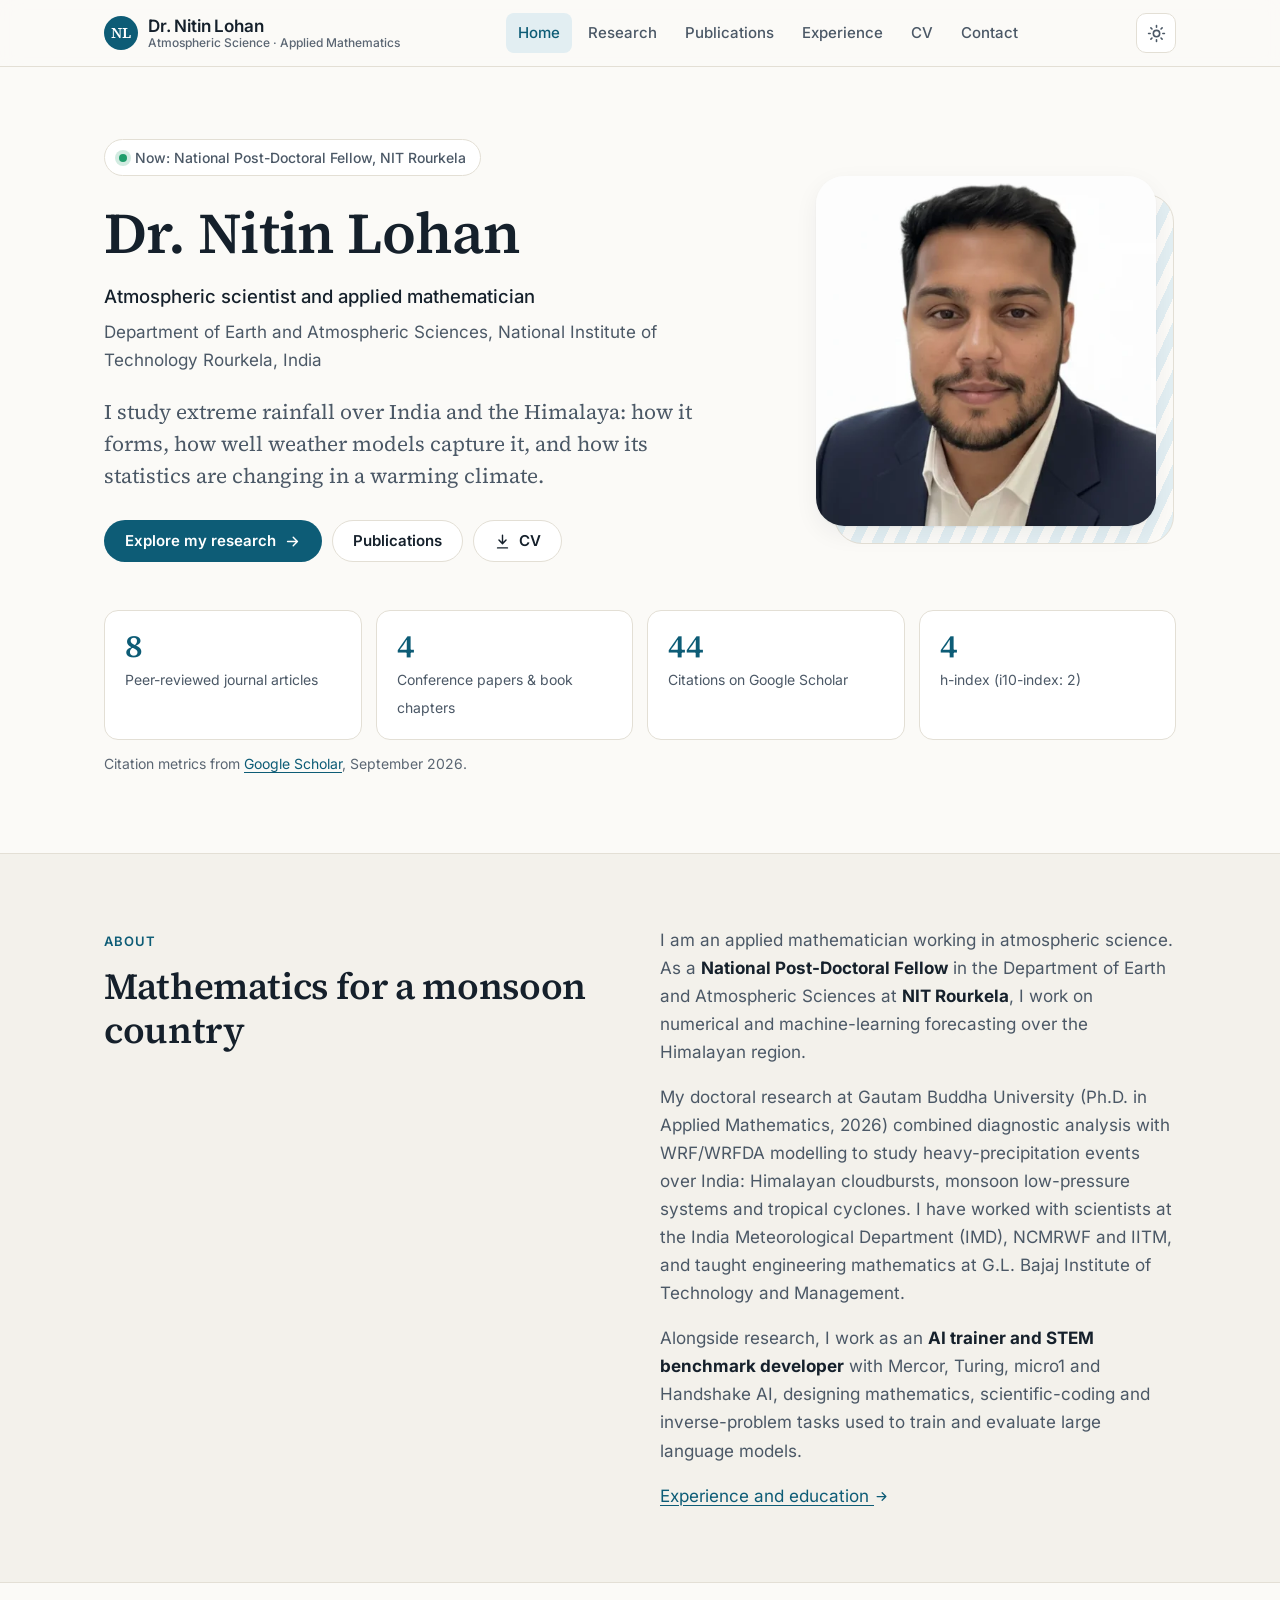
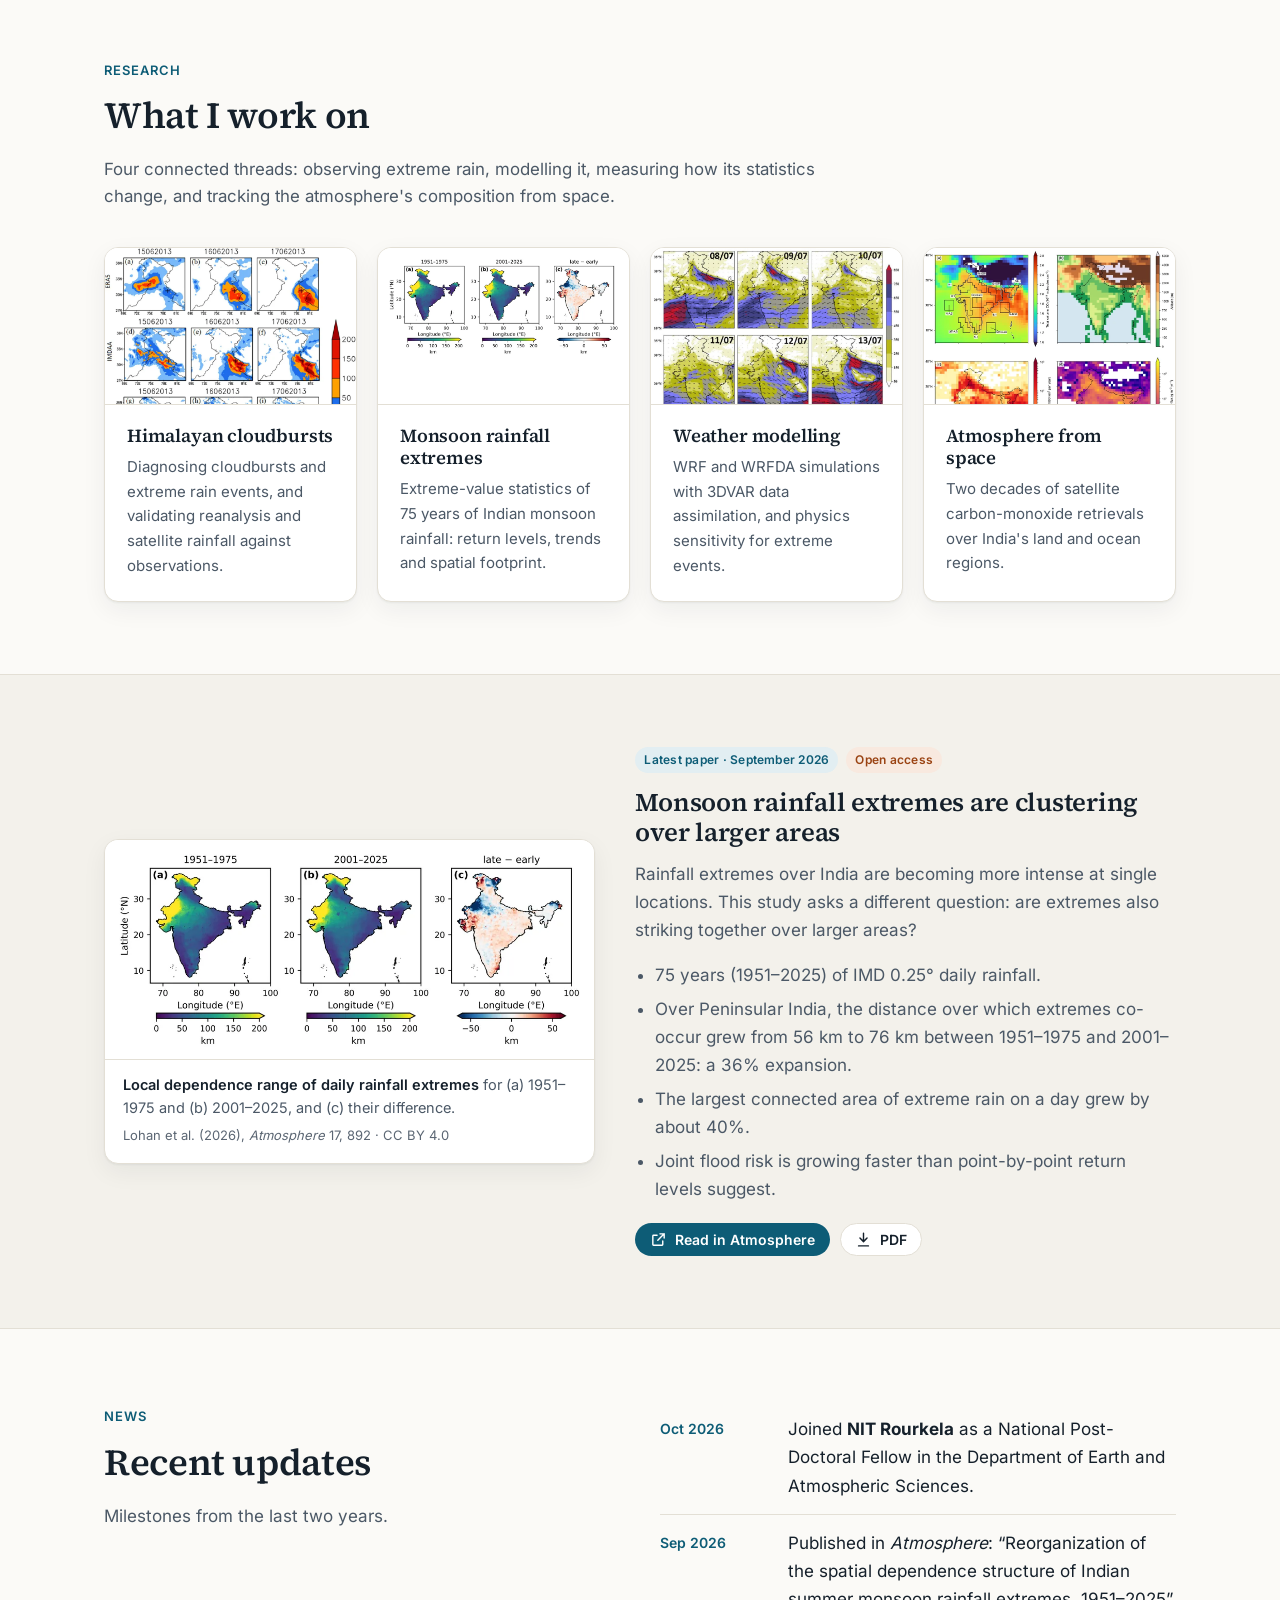
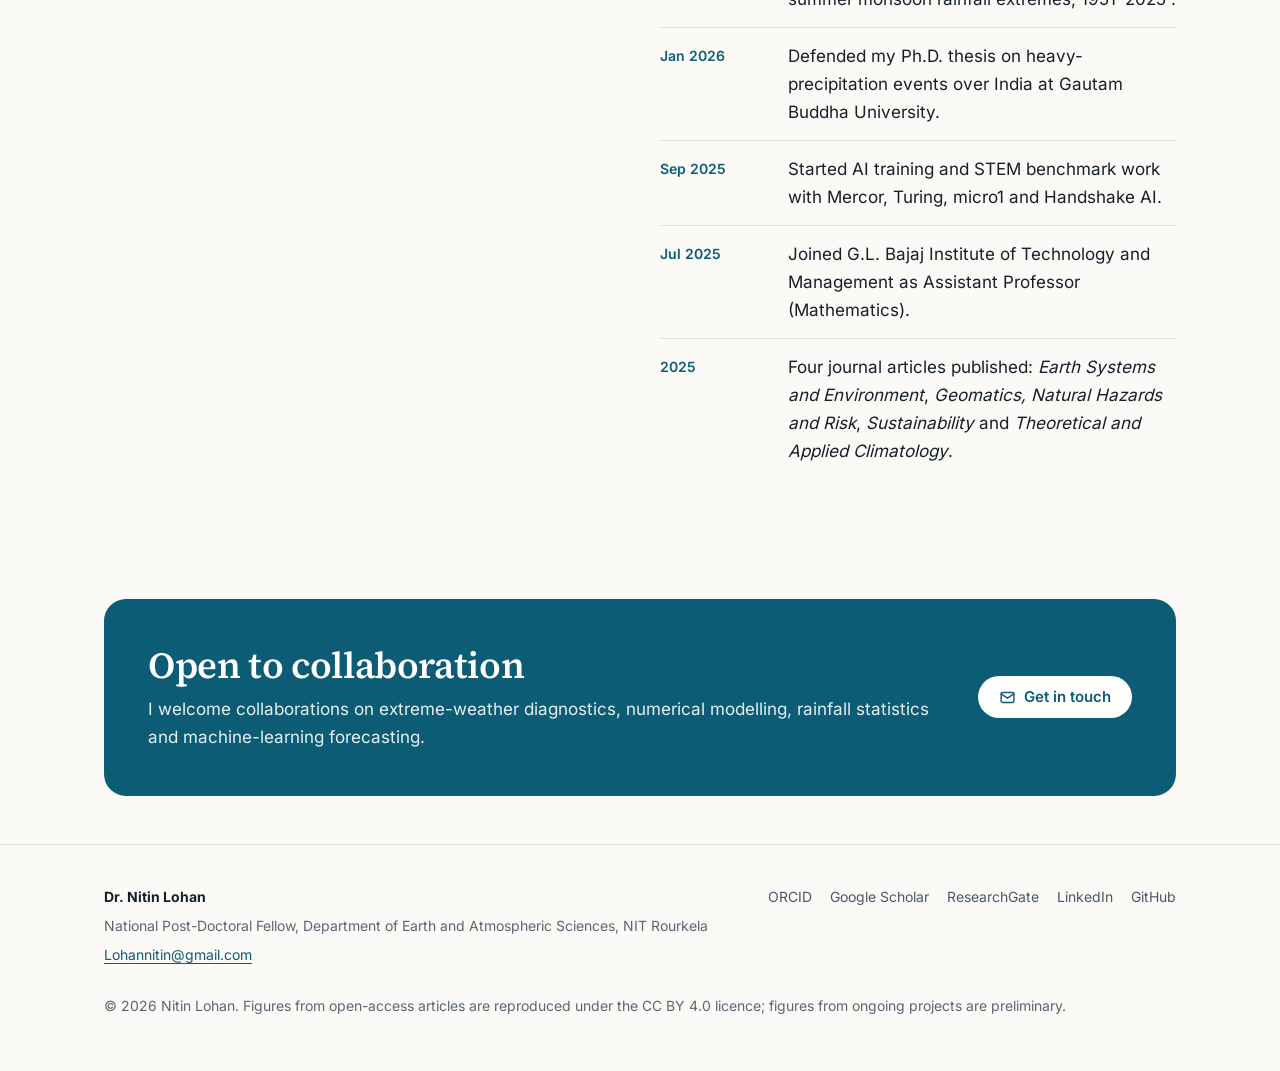
<file: index.html>
<!DOCTYPE html>
<html lang="en">
<head>
<meta charset="utf-8">
<meta name="viewport" content="width=device-width, initial-scale=1">
<title>Dr. Nitin Lohan | Atmospheric Scientist, NIT Rourkela</title>
<meta name="description" content="Dr. Nitin Lohan, National Post-Doctoral Fellow at NIT Rourkela. Research on extreme rainfall, Himalayan cloudbursts, monsoon rainfall extremes, WRF modelling and machine-learning forecasting.">
<meta name="author" content="Dr. Nitin Lohan">
<link rel="canonical" href="https://lohannitin.github.io/">
<meta property="og:type" content="website">
<meta property="og:site_name" content="Dr. Nitin Lohan">
<meta property="og:title" content="Dr. Nitin Lohan | Atmospheric Scientist, NIT Rourkela">
<meta property="og:description" content="Dr. Nitin Lohan, National Post-Doctoral Fellow at NIT Rourkela. Research on extreme rainfall, Himalayan cloudbursts, monsoon rainfall extremes, WRF modelling and machine-learning forecasting.">
<meta property="og:url" content="https://lohannitin.github.io/">
<meta property="og:image" content="https://lohannitin.github.io/assets/img/nitin-lohan-og.jpg">
<meta name="twitter:card" content="summary">
<meta name="theme-color" content="#0d5c76">
<link rel="icon" href="favicon.svg" type="image/svg+xml">
<link rel="preload" href="assets/fonts/inter-latin-wght-normal.woff2" as="font" type="font/woff2" crossorigin>
<link rel="preload" href="assets/fonts/source-serif-4-latin-wght-normal.woff2" as="font" type="font/woff2" crossorigin>
<link rel="stylesheet" href="assets/css/site.css">
<script>try{var t=localStorage.getItem('theme');if(t)document.documentElement.dataset.theme=t}catch(e){}</script>
<script type="application/ld+json">{"@context": "https://schema.org", "@type": "Person", "name": "Nitin Lohan", "honorificPrefix": "Dr.", "jobTitle": "National Post-Doctoral Fellow", "affiliation": {"@type": "Organization", "name": "Department of Earth and Atmospheric Sciences, National Institute of Technology Rourkela"}, "alumniOf": [{"@type": "CollegeOrUniversity", "name": "Gautam Buddha University"}, {"@type": "CollegeOrUniversity", "name": "Panjab University"}], "knowsAbout": ["Atmospheric science", "Extreme rainfall", "Cloudbursts", "Indian summer monsoon", "Numerical weather prediction", "WRF model", "Data assimilation", "Extreme-value statistics", "Machine learning", "LLM evaluation"], "email": "mailto:Lohannitin@gmail.com", "url": "https://lohannitin.github.io/", "image": "https://lohannitin.github.io/assets/img/nitin-lohan-og.jpg", "sameAs": ["https://orcid.org/0000-0003-4967-3313", "https://scholar.google.com/citations?user=yQdDY5QAAAAJ&hl=en", "https://www.scopus.com/authid/detail.uri?authorId=58930614500", "https://www.webofscience.com/wos/author/record/NVM-4149-2025", "https://www.researchgate.net/profile/Nitin-Lohan", "https://www.linkedin.com/in/nitinlohan/", "https://github.com/Lohannitin"]}</script>
</head>
<body>
<a class="skip" href="#main">Skip to content</a>
<header class="site-header">
  <nav class="wrap nav" aria-label="Main">
    <a class="brand" href="index.html"><span class="brand-mark" aria-hidden="true">NL</span><span>Dr. Nitin Lohan<small>Atmospheric Science · Applied Mathematics</small></span></a>
    <ul class="nav-links" id="nav-links"><li><a href="index.html" aria-current="page">Home</a></li><li><a href="research.html">Research</a></li><li><a href="publications.html">Publications</a></li><li><a href="experience.html">Experience</a></li><li><a href="cv.html">CV</a></li><li><a href="contact.html">Contact</a></li></ul>
    <div class="nav-tools">
      <button class="icon-btn theme-btn" type="button" aria-label="Switch between light and dark theme"><svg class="sun" viewBox="0 0 24 24" fill="none" stroke="currentColor" stroke-width="2" stroke-linecap="round" aria-hidden="true"><circle cx="12" cy="12" r="4"/><path d="M12 2v2M12 20v2M4.9 4.9l1.4 1.4M17.7 17.7l1.4 1.4M2 12h2M20 12h2M4.9 19.1l1.4-1.4M17.7 6.3l1.4-1.4"/></svg><svg class="moon" viewBox="0 0 24 24" fill="none" stroke="currentColor" stroke-width="2" stroke-linecap="round" stroke-linejoin="round" aria-hidden="true"><path d="M21 12.8A9 9 0 1 1 11.2 3a7 7 0 0 0 9.8 9.8z"/></svg></button>
      <button class="icon-btn menu-btn" type="button" aria-label="Open menu" aria-controls="nav-links" aria-expanded="false"><svg viewBox="0 0 24 24" fill="none" stroke="currentColor" stroke-width="2" stroke-linecap="round" aria-hidden="true"><path d="M4 7h16M4 12h16M4 17h16"/></svg></button>
    </div>
  </nav>
</header>
<main id="main">

<section class="hero">
  <div class="wrap hero-grid">
    <div>
      <span class="pill"><span class="dot" aria-hidden="true"></span>Now: National Post-Doctoral Fellow, NIT Rourkela</span>
      <h1>Dr. Nitin Lohan</h1>
      <p class="role">Atmospheric scientist and applied mathematician</p>
      <p class="affil">Department of Earth and Atmospheric Sciences, National Institute of Technology Rourkela, India</p>
      <p class="lede">I study extreme rainfall over India and the Himalaya: how it forms, how well weather models capture it, and how its statistics are changing in a warming climate.</p>
      <div class="btn-row">
        <a class="btn btn-primary" href="research.html">Explore my research <svg viewBox="0 0 24 24" fill="none" stroke="currentColor" stroke-width="2" stroke-linecap="round" stroke-linejoin="round" aria-hidden="true"><path d="M5 12h14M13 6l6 6-6 6"/></svg></a>
        <a class="btn btn-ghost" href="publications.html">Publications</a>
        <a class="btn btn-ghost" href="cv.html"><svg viewBox="0 0 24 24" fill="none" stroke="currentColor" stroke-width="2" stroke-linecap="round" stroke-linejoin="round" aria-hidden="true"><path d="M12 3v12M7 10l5 5 5-5M5 21h14"/></svg>CV</a>
      </div>
    </div>
    <div class="portrait">
      <img src="assets/img/nitin-lohan-480.webp" srcset="assets/img/nitin-lohan-480.webp 480w, assets/img/nitin-lohan-960.webp 960w" sizes="(max-width: 900px) 240px, 340px" width="480" height="496" alt="Portrait of Dr. Nitin Lohan" fetchpriority="high">
    </div>
  </div>
  <div class="wrap">
    <div class="stats" style="margin-top:48px">
      <div class="stat"><b>8</b><span>Peer-reviewed journal articles</span></div>
      <div class="stat"><b>4</b><span>Conference papers &amp; book chapters</span></div>
      <div class="stat"><b>44</b><span>Citations on Google Scholar</span></div>
      <div class="stat"><b>4</b><span>h-index (i10-index: 2)</span></div>
    </div>
    <p class="note" style="margin-top:12px">Citation metrics from <a href="https://scholar.google.com/citations?user=yQdDY5QAAAAJ&amp;hl=en">Google Scholar</a>, September 2026.</p>
  </div>
</section>

<section class="alt" id="about">
  <div class="wrap two-col">
    <div>
      <span class="eyebrow">About</span>
      <h2>Mathematics for a monsoon country</h2>
    </div>
    <div class="prose">
      <p>I am an applied mathematician working in atmospheric science. As a <strong>National Post-Doctoral Fellow</strong> in the Department of Earth and Atmospheric Sciences at <strong>NIT Rourkela</strong>, I work on numerical and machine-learning forecasting over the Himalayan region.</p>
      <p>My doctoral research at Gautam Buddha University (Ph.D. in Applied Mathematics, 2026) combined diagnostic analysis with WRF/WRFDA modelling to study heavy-precipitation events over India: Himalayan cloudbursts, monsoon low-pressure systems and tropical cyclones. I have worked with scientists at the India Meteorological Department (IMD), NCMRWF and IITM, and taught engineering mathematics at G.L. Bajaj Institute of Technology and Management.</p>
      <p>Alongside research, I work as an <strong>AI trainer and STEM benchmark developer</strong> with Mercor, Turing, micro1 and Handshake AI, designing mathematics, scientific-coding and inverse-problem tasks used to train and evaluate large language models.</p>
      <a href="experience.html">Experience and education <svg style="width:15px;height:15px;vertical-align:-2px" viewBox="0 0 24 24" fill="none" stroke="currentColor" stroke-width="2" stroke-linecap="round" stroke-linejoin="round" aria-hidden="true"><path d="M5 12h14M13 6l6 6-6 6"/></svg></a>
    </div>
  </div>
</section>

<section>
  <div class="wrap">
    <div class="section-head">
      <span class="eyebrow">Research</span>
      <h2>What I work on</h2>
      <p>Four connected threads: observing extreme rain, modelling it, measuring how its statistics change, and tracking the atmosphere's composition from space.</p>
    </div>
    <div class="grid grid-4">
      <a class="card card-link theme-card" href="research.html#published">
        <div class="thumb"><img src="assets/img/research/gnhr-fig05-sm.webp" width="900" height="1004" alt="Daily rainfall maps for a Himalayan cloudburst from four datasets" loading="lazy"></div>
        <div class="body"><h3>Himalayan cloudbursts</h3><p>Diagnosing cloudbursts and extreme rain events, and validating reanalysis and satellite rainfall against observations.</p></div>
      </a>
      <a class="card card-link theme-card" href="research.html#extremes">
        <div class="thumb contain"><img src="assets/img/research/atm-fig15-sm.webp" width="900" height="378" alt="Maps of the dependence range of rainfall extremes over India" loading="lazy"></div>
        <div class="body"><h3>Monsoon rainfall extremes</h3><p>Extreme-value statistics of 75 years of Indian monsoon rainfall: return levels, trends and spatial footprint.</p></div>
      </a>
      <a class="card card-link theme-card" href="research.html#published">
        <div class="thumb"><img src="assets/img/research/sus-fig07-sm.webp" width="900" height="617" alt="WRF-simulated moisture transport maps" loading="lazy"></div>
        <div class="body"><h3>Weather modelling</h3><p>WRF and WRFDA simulations with 3DVAR data assimilation, and physics sensitivity for extreme events.</p></div>
      </a>
      <a class="card card-link theme-card" href="research.html#co">
        <div class="thumb"><img src="assets/img/research/co-fig01-sm.webp" width="900" height="751" alt="Maps of carbon monoxide, altitude, fires and emissions over India" loading="lazy"></div>
        <div class="body"><h3>Atmosphere from space</h3><p>Two decades of satellite carbon-monoxide retrievals over India's land and ocean regions.</p></div>
      </a>
    </div>
  </div>
</section>

<section class="alt">
  <div class="wrap feature">
    <figure class="fig"><a class="zoom" href="assets/img/research/atm-fig15-lg.webp"><img src="assets/img/research/atm-fig15-sm.webp" width="900" height="378" alt="Local dependence range of daily rainfall extremes for (a) 1951–1975 and (b) 2001–2025, and (c) their difference." loading="lazy" decoding="async"></a><figcaption><b>Local dependence range of daily rainfall extremes</b> for (a) 1951–1975 and (b) 2001–2025, and (c) their difference.<span class="src">Lohan et al. (2026), <i>Atmosphere</i> 17, 892 · CC BY 4.0</span></figcaption></figure>
    <div>
      <div class="kicker"><span class="badge badge-accent">Latest paper · September 2026</span><span class="badge badge-oa">Open access</span></div>
      <h3>Monsoon rainfall extremes are clustering over larger areas</h3>
      <p class="muted">Rainfall extremes over India are becoming more intense at single locations. This study asks a different question: are extremes also striking together over larger areas?</p>
      <ul>
        <li>75 years (1951–2025) of IMD 0.25° daily rainfall.</li>
        <li>Over Peninsular India, the distance over which extremes co-occur grew from 56 km to 76 km between 1951–1975 and 2001–2025: a 36% expansion.</li>
        <li>The largest connected area of extreme rain on a day grew by about 40%.</li>
        <li>Joint flood risk is growing faster than point-by-point return levels suggest.</li>
      </ul>
      <div class="btn-row">
        <a class="btn btn-primary btn-sm" href="https://doi.org/10.3390/atmos17090892" target="_blank" rel="noopener"><svg viewBox="0 0 24 24" fill="none" stroke="currentColor" stroke-width="2" stroke-linecap="round" stroke-linejoin="round" aria-hidden="true"><path d="M14 4h6v6M20 4l-9 9M18 14v5a1 1 0 0 1-1 1H5a1 1 0 0 1-1-1V7a1 1 0 0 1 1-1h5"/></svg>Read in Atmosphere</a>
        <a class="btn btn-ghost btn-sm" href="papers/Lohan-2026-Atmosphere-monsoon-rainfall-extremes.pdf"><svg viewBox="0 0 24 24" fill="none" stroke="currentColor" stroke-width="2" stroke-linecap="round" stroke-linejoin="round" aria-hidden="true"><path d="M12 3v12M7 10l5 5 5-5M5 21h14"/></svg>PDF</a>
      </div>
    </div>
  </div>
</section>

<section>
  <div class="wrap two-col">
    <div>
      <span class="eyebrow">News</span>
      <h2>Recent updates</h2>
      <p class="muted">Milestones from the last two years.</p>
    </div>
    <ul class="news">
      <li><time>Oct 2026</time><div>Joined <strong>NIT Rourkela</strong> as a National Post-Doctoral Fellow in the Department of Earth and Atmospheric Sciences.</div></li>
      <li><time>Sep 2026</time><div>Published in <i>Atmosphere</i>: “Reorganization of the spatial dependence structure of Indian summer monsoon rainfall extremes, 1951–2025”.</div></li>
      <li><time>Jan 2026</time><div>Defended my Ph.D. thesis on heavy-precipitation events over India at Gautam Buddha University.</div></li>
      <li><time>Sep 2025</time><div>Started AI training and STEM benchmark work with Mercor, Turing, micro1 and Handshake AI.</div></li>
      <li><time>Jul 2025</time><div>Joined G.L. Bajaj Institute of Technology and Management as Assistant Professor (Mathematics).</div></li>
      <li><time>2025</time><div>Four journal articles published: <i>Earth Systems and Environment</i>, <i>Geomatics, Natural Hazards and Risk</i>, <i>Sustainability</i> and <i>Theoretical and Applied Climatology</i>.</div></li>
    </ul>
  </div>
</section>

<section class="tight">
  <div class="wrap">
    <div class="cta">
      <div>
        <h2>Open to collaboration</h2>
        <p>I welcome collaborations on extreme-weather diagnostics, numerical modelling, rainfall statistics and machine-learning forecasting.</p>
      </div>
      <a class="btn" href="contact.html"><svg viewBox="0 0 24 24" fill="none" stroke="currentColor" stroke-width="2" stroke-linecap="round" stroke-linejoin="round" aria-hidden="true"><rect x="3" y="5" width="18" height="14" rx="2"/><path d="M3 7l9 6 9-6"/></svg>Get in touch</a>
    </div>
  </div>
</section>

</main>
<footer class="site-footer">
  <div class="wrap foot-grid">
    <div>
      <p><strong style="color:var(--ink)">Dr. Nitin Lohan</strong></p>
      <p>National Post-Doctoral Fellow, Department of Earth and Atmospheric Sciences, NIT Rourkela</p>
      <p><a href="mailto:Lohannitin@gmail.com">Lohannitin@gmail.com</a></p>
    </div>
    <ul class="foot-links">
      <li><a href="https://orcid.org/0000-0003-4967-3313">ORCID</a></li>
      <li><a href="https://scholar.google.com/citations?user=yQdDY5QAAAAJ&amp;hl=en">Google Scholar</a></li>
      <li><a href="https://www.researchgate.net/profile/Nitin-Lohan">ResearchGate</a></li>
      <li><a href="https://www.linkedin.com/in/nitinlohan/">LinkedIn</a></li>
      <li><a href="https://github.com/Lohannitin">GitHub</a></li>
    </ul>
  </div>
  <div class="wrap" style="margin-top:22px">
    <p class="note">© 2026 Nitin Lohan. Figures from open-access articles are reproduced under the CC BY 4.0 licence; figures from ongoing projects are preliminary.</p>
  </div>
</footer>
<script src="assets/js/site.js" defer></script>
</body>
</html>
</file>
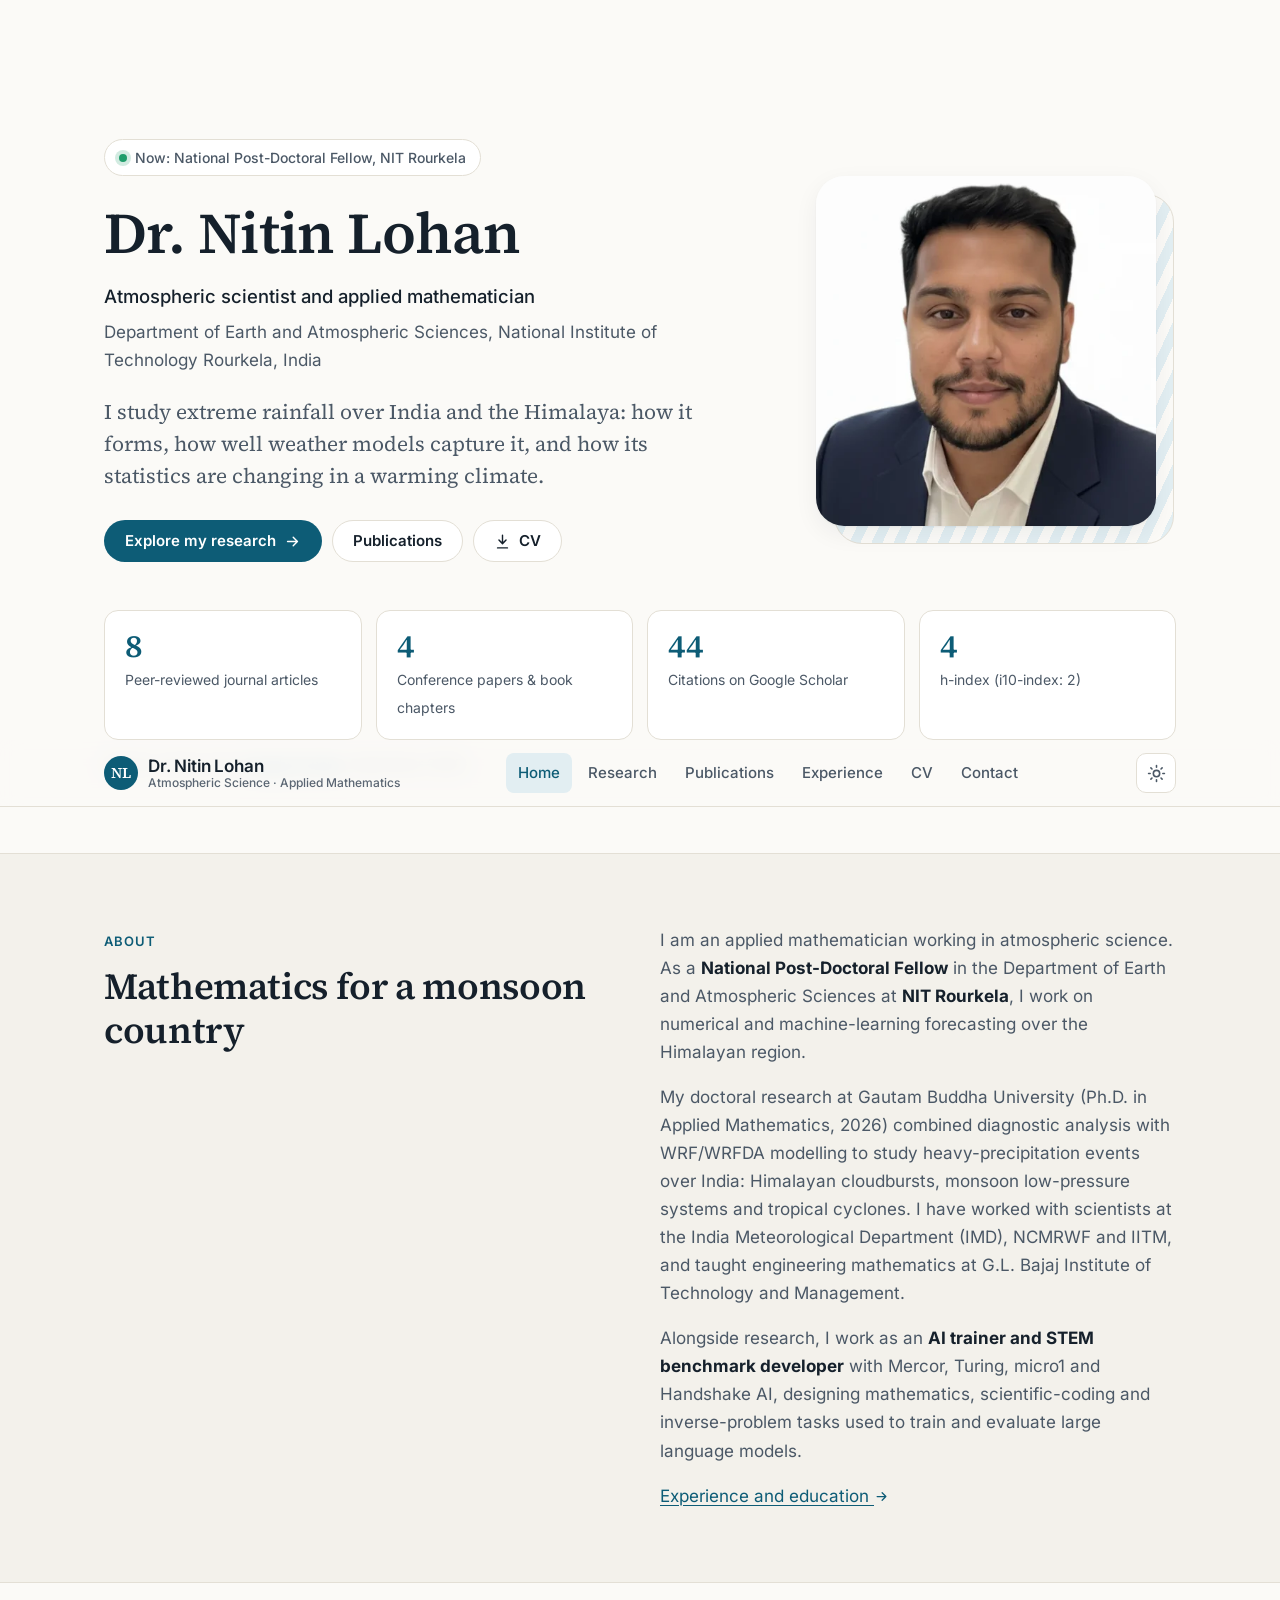
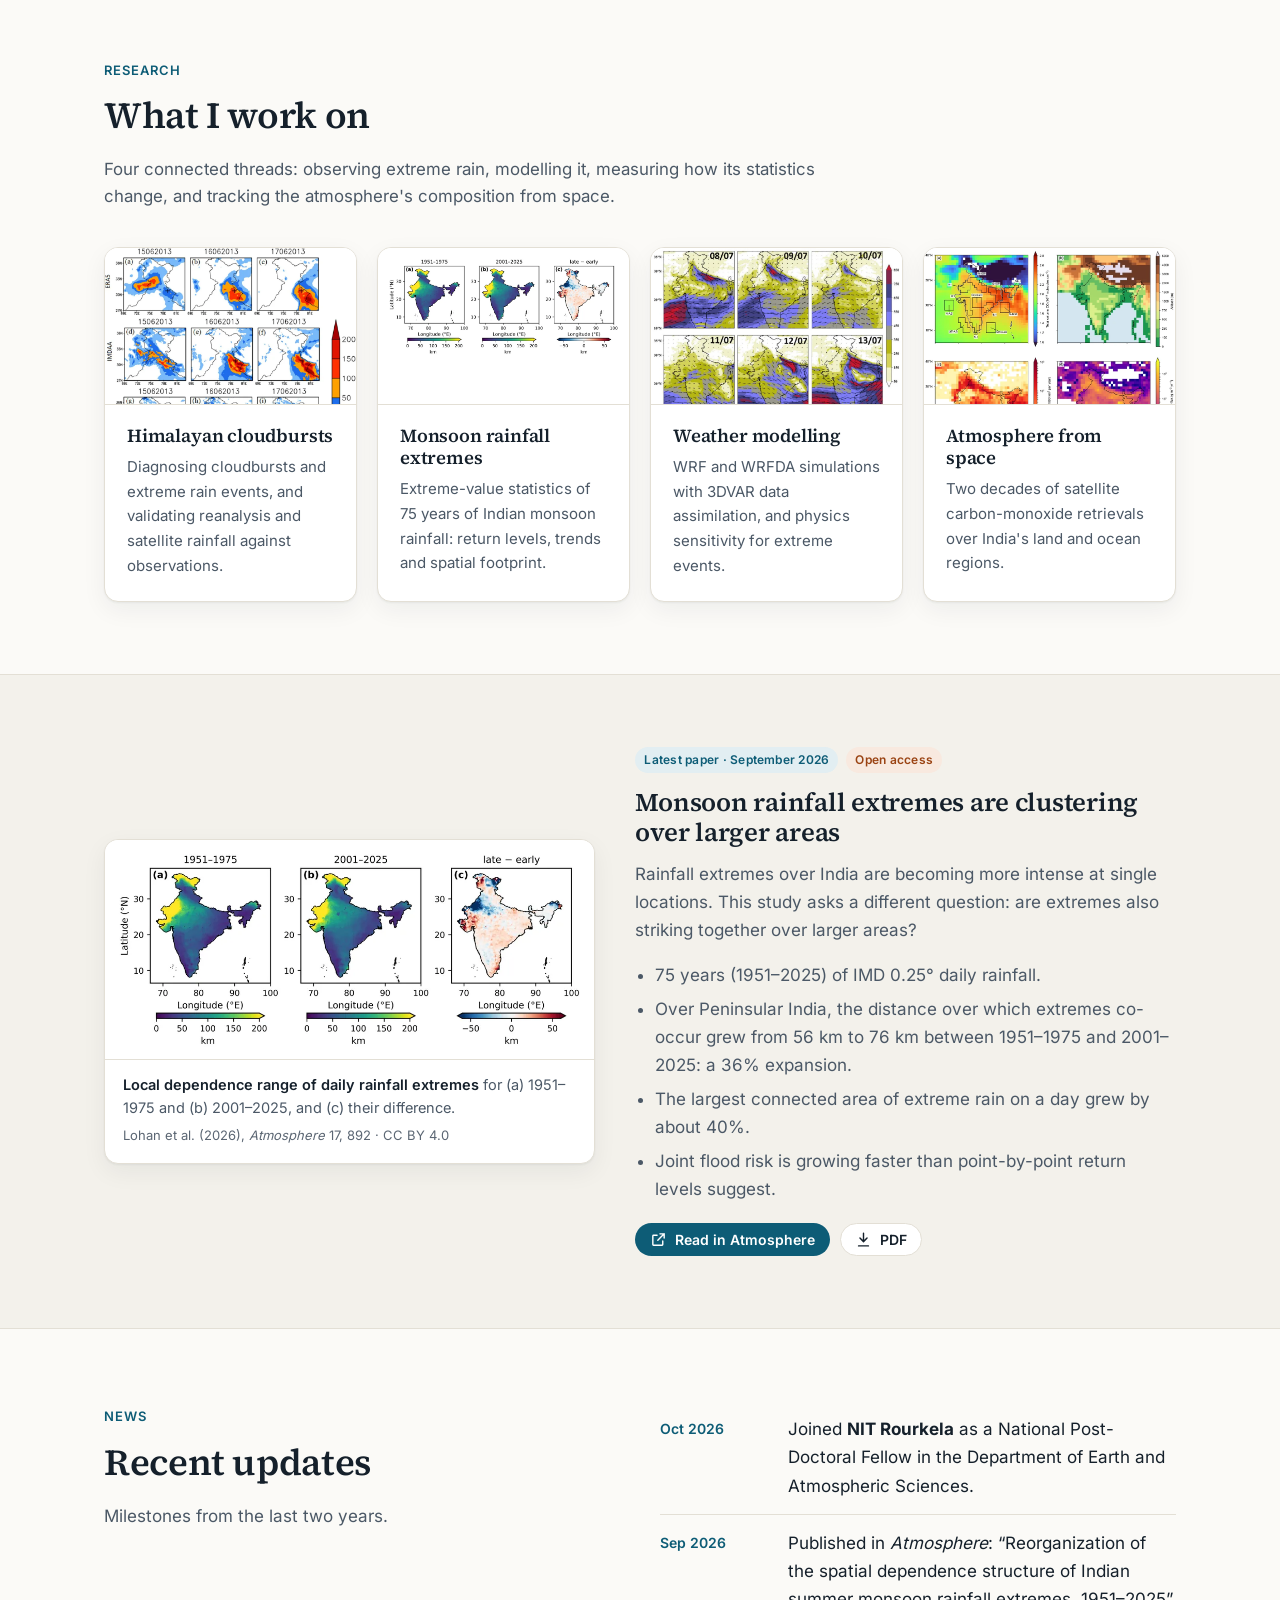
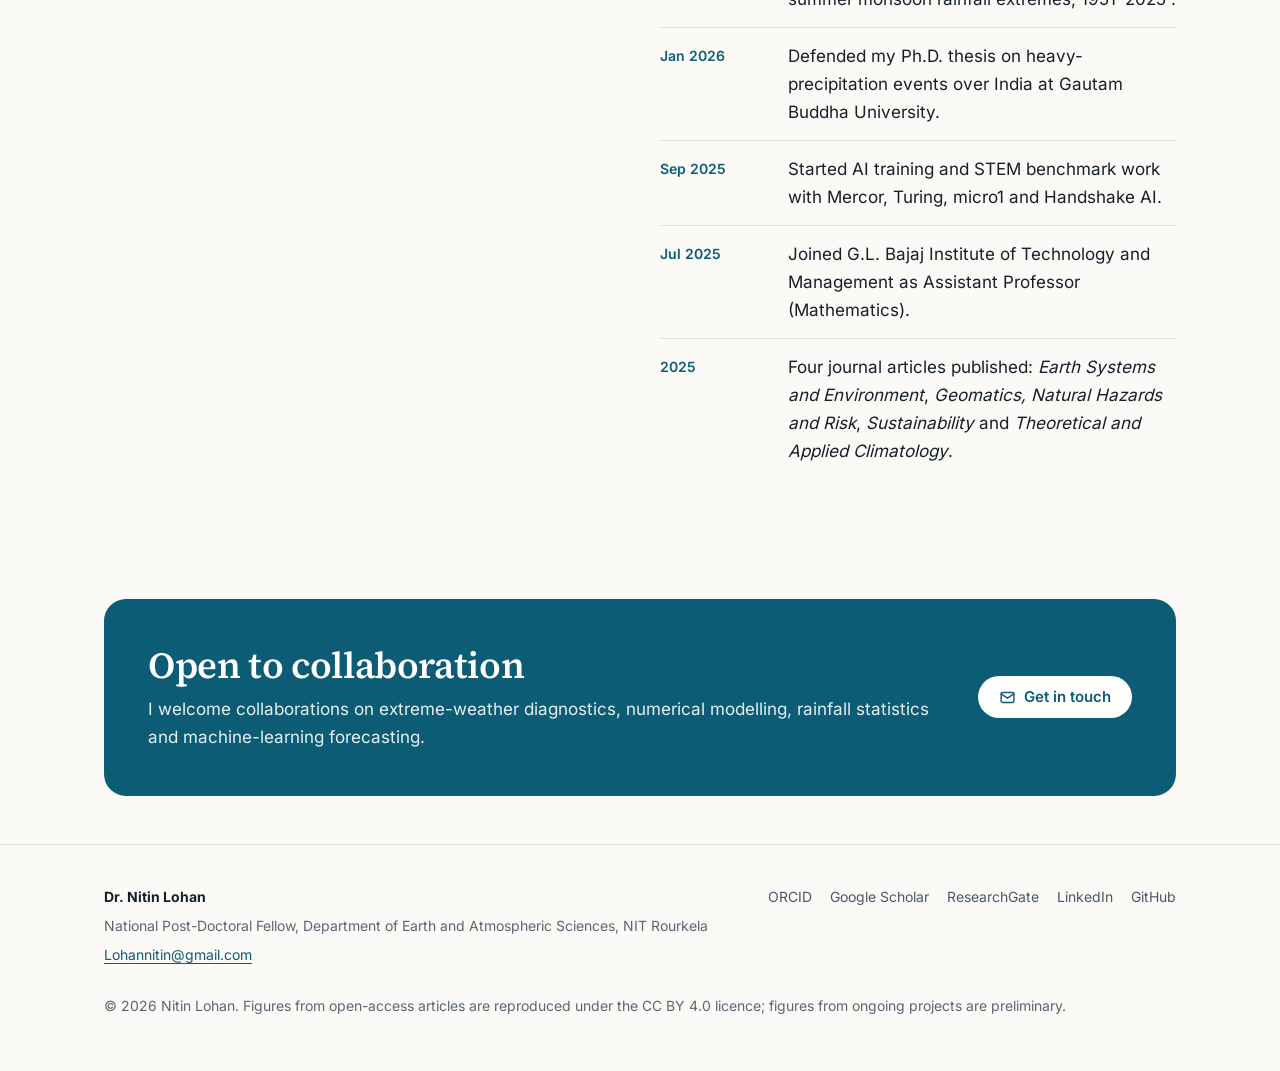
<file: about.html>
<!DOCTYPE html>
<html lang="en">
<head>
<meta charset="utf-8">
<title>Redirecting…</title>
<meta name="robots" content="noindex">
<link rel="canonical" href="https://lohannitin.github.io/index.html">
<meta http-equiv="refresh" content="0; url=index.html#about">
</head>
<body><p>This page has moved to <a href="index.html#about">index.html#about</a>.</p></body>
</html>
</file>
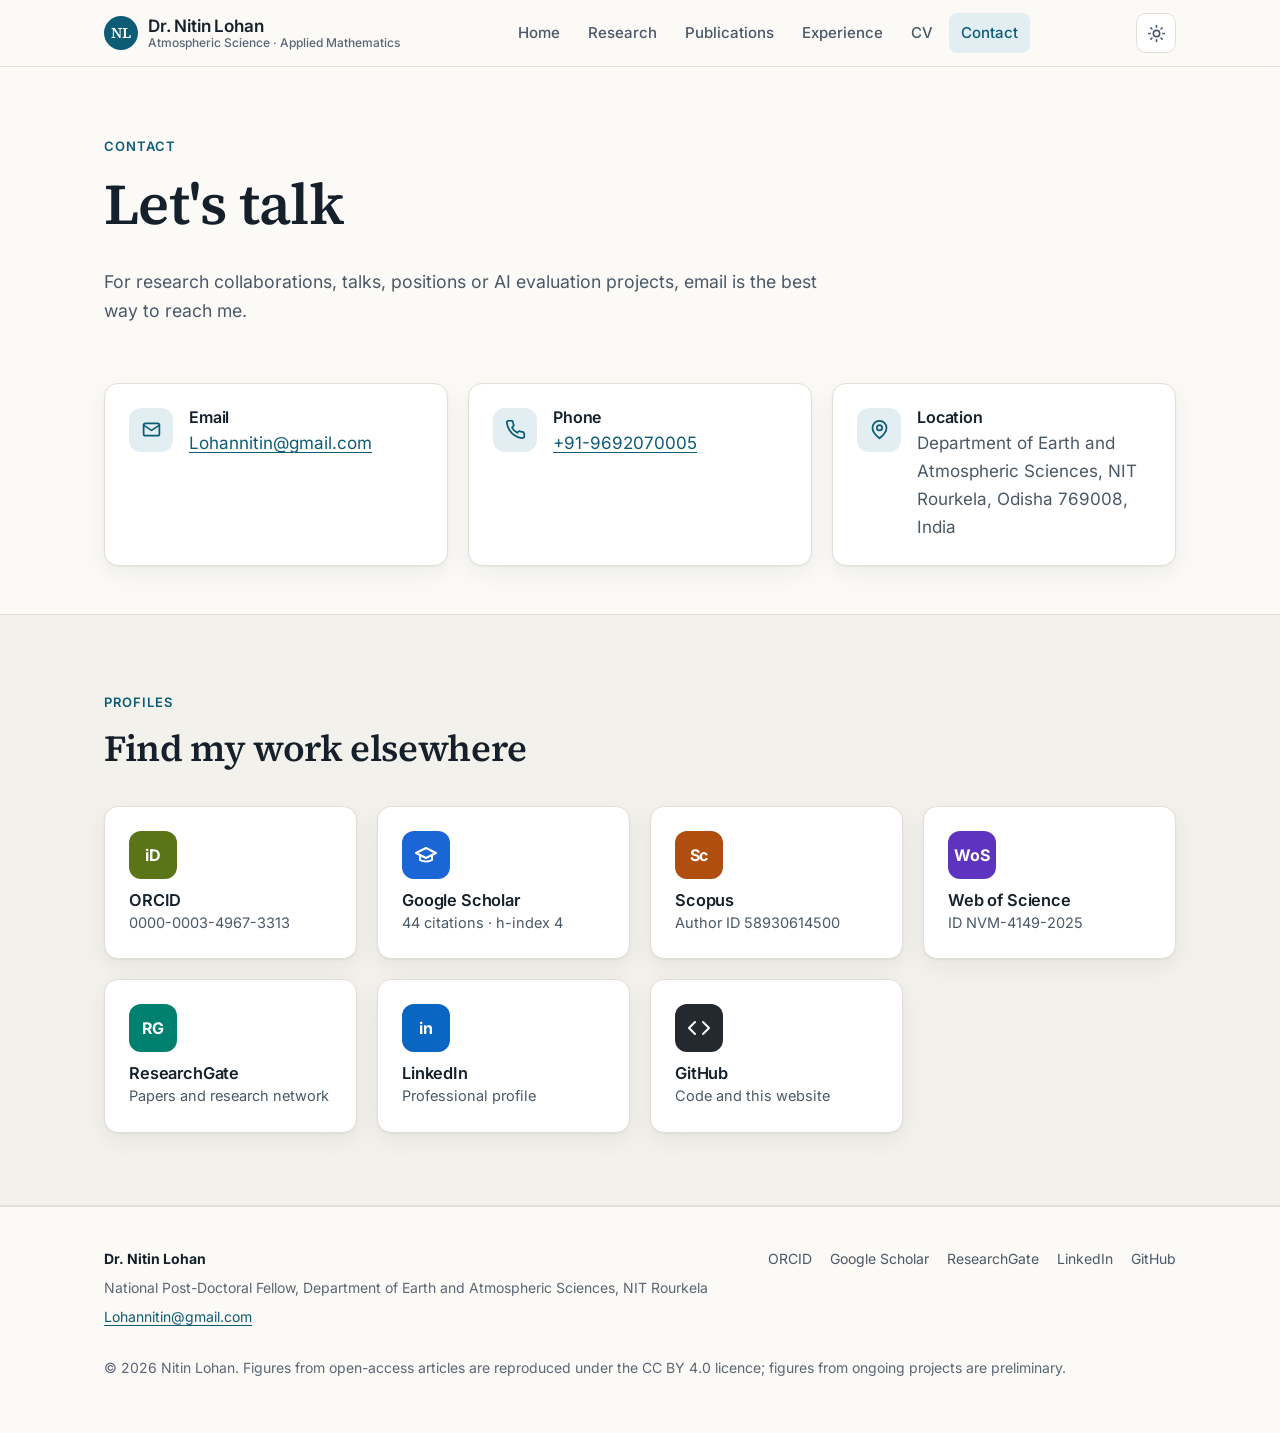
<file: contact.html>
<!DOCTYPE html>
<html lang="en">
<head>
<meta charset="utf-8">
<meta name="viewport" content="width=device-width, initial-scale=1">
<title>Contact | Dr. Nitin Lohan</title>
<meta name="description" content="Contact Dr. Nitin Lohan for research collaborations, talks and AI evaluation projects. Academic profiles: ORCID, Google Scholar, Scopus, Web of Science, ResearchGate.">
<meta name="author" content="Dr. Nitin Lohan">
<link rel="canonical" href="https://lohannitin.github.io/contact.html">
<meta property="og:type" content="website">
<meta property="og:site_name" content="Dr. Nitin Lohan">
<meta property="og:title" content="Contact | Dr. Nitin Lohan">
<meta property="og:description" content="Contact Dr. Nitin Lohan for research collaborations, talks and AI evaluation projects. Academic profiles: ORCID, Google Scholar, Scopus, Web of Science, ResearchGate.">
<meta property="og:url" content="https://lohannitin.github.io/contact.html">
<meta property="og:image" content="https://lohannitin.github.io/assets/img/nitin-lohan-og.jpg">
<meta name="twitter:card" content="summary">
<meta name="theme-color" content="#0d5c76">
<link rel="icon" href="favicon.svg" type="image/svg+xml">
<link rel="preload" href="assets/fonts/inter-latin-wght-normal.woff2" as="font" type="font/woff2" crossorigin>
<link rel="preload" href="assets/fonts/source-serif-4-latin-wght-normal.woff2" as="font" type="font/woff2" crossorigin>
<link rel="stylesheet" href="assets/css/site.css">
<script>try{var t=localStorage.getItem('theme');if(t)document.documentElement.dataset.theme=t}catch(e){}</script>
</head>
<body>
<a class="skip" href="#main">Skip to content</a>
<header class="site-header">
  <nav class="wrap nav" aria-label="Main">
    <a class="brand" href="index.html"><span class="brand-mark" aria-hidden="true">NL</span><span>Dr. Nitin Lohan<small>Atmospheric Science · Applied Mathematics</small></span></a>
    <ul class="nav-links" id="nav-links"><li><a href="index.html">Home</a></li><li><a href="research.html">Research</a></li><li><a href="publications.html">Publications</a></li><li><a href="experience.html">Experience</a></li><li><a href="cv.html">CV</a></li><li><a href="contact.html" aria-current="page">Contact</a></li></ul>
    <div class="nav-tools">
      <button class="icon-btn theme-btn" type="button" aria-label="Switch between light and dark theme"><svg class="sun" viewBox="0 0 24 24" fill="none" stroke="currentColor" stroke-width="2" stroke-linecap="round" aria-hidden="true"><circle cx="12" cy="12" r="4"/><path d="M12 2v2M12 20v2M4.9 4.9l1.4 1.4M17.7 17.7l1.4 1.4M2 12h2M20 12h2M4.9 19.1l1.4-1.4M17.7 6.3l1.4-1.4"/></svg><svg class="moon" viewBox="0 0 24 24" fill="none" stroke="currentColor" stroke-width="2" stroke-linecap="round" stroke-linejoin="round" aria-hidden="true"><path d="M21 12.8A9 9 0 1 1 11.2 3a7 7 0 0 0 9.8 9.8z"/></svg></button>
      <button class="icon-btn menu-btn" type="button" aria-label="Open menu" aria-controls="nav-links" aria-expanded="false"><svg viewBox="0 0 24 24" fill="none" stroke="currentColor" stroke-width="2" stroke-linecap="round" aria-hidden="true"><path d="M4 7h16M4 12h16M4 17h16"/></svg></button>
    </div>
  </nav>
</header>
<main id="main">

<section class="page-hero">
  <div class="wrap">
    <span class="eyebrow">Contact</span>
    <h1>Let's talk</h1>
    <p>For research collaborations, talks, positions or AI evaluation projects, email is the best way to reach me.</p>
  </div>
</section>
<section class="tight" style="padding-top:12px">
  <h2 class="sr-only">Contact details</h2>
  <div class="wrap grid grid-3">
    <div class="card contact-item"><span class="ic"><svg viewBox="0 0 24 24" fill="none" stroke="currentColor" stroke-width="2" stroke-linecap="round" stroke-linejoin="round" aria-hidden="true"><rect x="3" y="5" width="18" height="14" rx="2"/><path d="M3 7l9 6 9-6"/></svg></span><div><h3>Email</h3><a href="mailto:Lohannitin@gmail.com">Lohannitin@gmail.com</a></div></div>
    <div class="card contact-item"><span class="ic"><svg viewBox="0 0 24 24" fill="none" stroke="currentColor" stroke-width="2" stroke-linecap="round" stroke-linejoin="round" aria-hidden="true"><path d="M22 16.9v3a2 2 0 0 1-2.2 2 19.8 19.8 0 0 1-8.6-3.1 19.5 19.5 0 0 1-6-6A19.8 19.8 0 0 1 2.1 4.2 2 2 0 0 1 4.1 2h3a2 2 0 0 1 2 1.7c.1.9.4 1.8.7 2.7a2 2 0 0 1-.5 2.1L8 9.8a16 16 0 0 0 6 6l1.3-1.3a2 2 0 0 1 2.1-.4c.9.3 1.8.6 2.7.7a2 2 0 0 1 1.7 2z"/></svg></span><div><h3>Phone</h3><a href="tel:+919692070005">+91-9692070005</a></div></div>
    <div class="card contact-item"><span class="ic"><svg viewBox="0 0 24 24" fill="none" stroke="currentColor" stroke-width="2" stroke-linecap="round" stroke-linejoin="round" aria-hidden="true"><path d="M20 10c0 6-8 12-8 12S4 16 4 10a8 8 0 0 1 16 0z"/><circle cx="12" cy="10" r="3"/></svg></span><div><h3>Location</h3><p>Department of Earth and Atmospheric Sciences, NIT Rourkela, Odisha 769008, India</p></div></div>
  </div>
</section>
<section class="alt" id="profiles">
  <div class="wrap">
    <div class="section-head"><span class="eyebrow">Profiles</span><h2>Find my work elsewhere</h2></div>
    <div class="grid grid-4"><a class="card card-link profile-card" href="https://orcid.org/0000-0003-4967-3313" target="_blank" rel="noopener"><span class="plogo" style="background:#5a7518" aria-hidden="true">iD</span><div><h3>ORCID</h3><p>0000-0003-4967-3313</p></div></a><a class="card card-link profile-card" href="https://scholar.google.com/citations?user=yQdDY5QAAAAJ&hl=en" target="_blank" rel="noopener"><span class="plogo" style="background:#1a66d6" aria-hidden="true"><svg viewBox="0 0 24 24" fill="none" stroke="currentColor" stroke-width="2" stroke-linecap="round" stroke-linejoin="round" aria-hidden="true"><path d="M22 10L12 5 2 10l10 5 10-5z"/><path d="M6 12v5c3 2 9 2 12 0v-5"/></svg></span><div><h3>Google Scholar</h3><p>44 citations · h-index 4</p></div></a><a class="card card-link profile-card" href="https://www.scopus.com/authid/detail.uri?authorId=58930614500" target="_blank" rel="noopener"><span class="plogo" style="background:#b04e0f" aria-hidden="true">Sc</span><div><h3>Scopus</h3><p>Author ID 58930614500</p></div></a><a class="card card-link profile-card" href="https://www.webofscience.com/wos/author/record/NVM-4149-2025" target="_blank" rel="noopener"><span class="plogo" style="background:#5e33bf" aria-hidden="true">WoS</span><div><h3>Web of Science</h3><p>ID NVM-4149-2025</p></div></a><a class="card card-link profile-card" href="https://www.researchgate.net/profile/Nitin-Lohan" target="_blank" rel="noopener"><span class="plogo" style="background:#00806f" aria-hidden="true">RG</span><div><h3>ResearchGate</h3><p>Papers and research network</p></div></a><a class="card card-link profile-card" href="https://www.linkedin.com/in/nitinlohan/" target="_blank" rel="noopener"><span class="plogo" style="background:#0a66c2" aria-hidden="true">in</span><div><h3>LinkedIn</h3><p>Professional profile</p></div></a><a class="card card-link profile-card" href="https://github.com/Lohannitin" target="_blank" rel="noopener"><span class="plogo" style="background:#24292f" aria-hidden="true"><svg viewBox="0 0 24 24" fill="none" stroke="currentColor" stroke-width="2" stroke-linecap="round" stroke-linejoin="round" aria-hidden="true"><path d="M16 18l6-6-6-6M8 6l-6 6 6 6"/></svg></span><div><h3>GitHub</h3><p>Code and this website</p></div></a></div>
  </div>
</section>

</main>
<footer class="site-footer">
  <div class="wrap foot-grid">
    <div>
      <p><strong style="color:var(--ink)">Dr. Nitin Lohan</strong></p>
      <p>National Post-Doctoral Fellow, Department of Earth and Atmospheric Sciences, NIT Rourkela</p>
      <p><a href="mailto:Lohannitin@gmail.com">Lohannitin@gmail.com</a></p>
    </div>
    <ul class="foot-links">
      <li><a href="https://orcid.org/0000-0003-4967-3313">ORCID</a></li>
      <li><a href="https://scholar.google.com/citations?user=yQdDY5QAAAAJ&amp;hl=en">Google Scholar</a></li>
      <li><a href="https://www.researchgate.net/profile/Nitin-Lohan">ResearchGate</a></li>
      <li><a href="https://www.linkedin.com/in/nitinlohan/">LinkedIn</a></li>
      <li><a href="https://github.com/Lohannitin">GitHub</a></li>
    </ul>
  </div>
  <div class="wrap" style="margin-top:22px">
    <p class="note">© 2026 Nitin Lohan. Figures from open-access articles are reproduced under the CC BY 4.0 licence; figures from ongoing projects are preliminary.</p>
  </div>
</footer>
<script src="assets/js/site.js" defer></script>
</body>
</html>
</file>
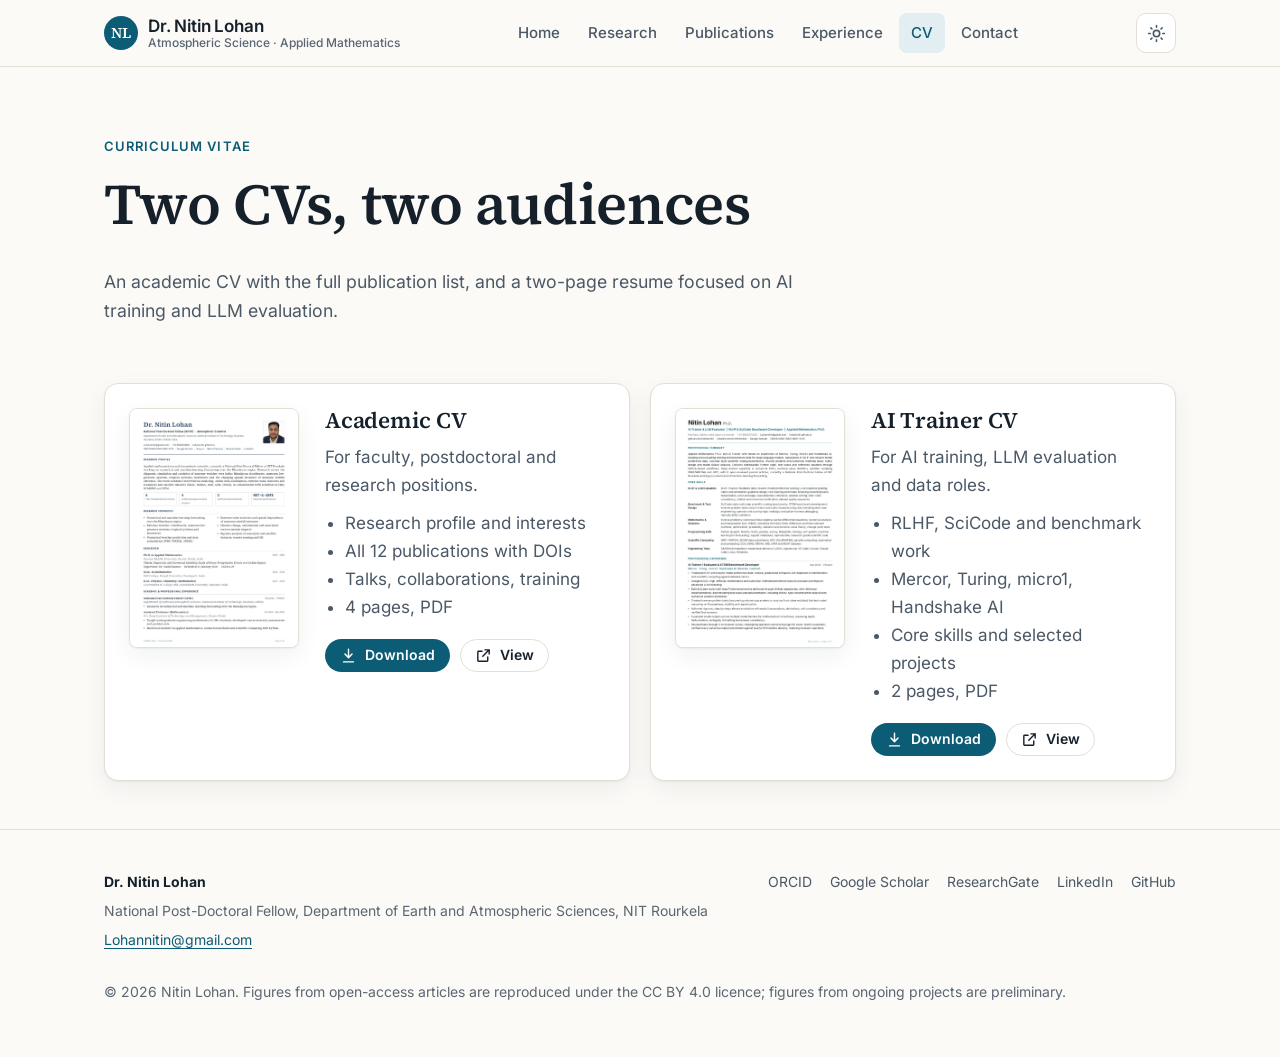
<file: cv.html>
<!DOCTYPE html>
<html lang="en">
<head>
<meta charset="utf-8">
<meta name="viewport" content="width=device-width, initial-scale=1">
<title>CV | Dr. Nitin Lohan</title>
<meta name="description" content="Download the academic CV and the AI trainer CV of Dr. Nitin Lohan, National Post-Doctoral Fellow at NIT Rourkela.">
<meta name="author" content="Dr. Nitin Lohan">
<link rel="canonical" href="https://lohannitin.github.io/cv.html">
<meta property="og:type" content="website">
<meta property="og:site_name" content="Dr. Nitin Lohan">
<meta property="og:title" content="CV | Dr. Nitin Lohan">
<meta property="og:description" content="Download the academic CV and the AI trainer CV of Dr. Nitin Lohan, National Post-Doctoral Fellow at NIT Rourkela.">
<meta property="og:url" content="https://lohannitin.github.io/cv.html">
<meta property="og:image" content="https://lohannitin.github.io/assets/img/nitin-lohan-og.jpg">
<meta name="twitter:card" content="summary">
<meta name="theme-color" content="#0d5c76">
<link rel="icon" href="favicon.svg" type="image/svg+xml">
<link rel="preload" href="assets/fonts/inter-latin-wght-normal.woff2" as="font" type="font/woff2" crossorigin>
<link rel="preload" href="assets/fonts/source-serif-4-latin-wght-normal.woff2" as="font" type="font/woff2" crossorigin>
<link rel="stylesheet" href="assets/css/site.css">
<script>try{var t=localStorage.getItem('theme');if(t)document.documentElement.dataset.theme=t}catch(e){}</script>
</head>
<body>
<a class="skip" href="#main">Skip to content</a>
<header class="site-header">
  <nav class="wrap nav" aria-label="Main">
    <a class="brand" href="index.html"><span class="brand-mark" aria-hidden="true">NL</span><span>Dr. Nitin Lohan<small>Atmospheric Science · Applied Mathematics</small></span></a>
    <ul class="nav-links" id="nav-links"><li><a href="index.html">Home</a></li><li><a href="research.html">Research</a></li><li><a href="publications.html">Publications</a></li><li><a href="experience.html">Experience</a></li><li><a href="cv.html" aria-current="page">CV</a></li><li><a href="contact.html">Contact</a></li></ul>
    <div class="nav-tools">
      <button class="icon-btn theme-btn" type="button" aria-label="Switch between light and dark theme"><svg class="sun" viewBox="0 0 24 24" fill="none" stroke="currentColor" stroke-width="2" stroke-linecap="round" aria-hidden="true"><circle cx="12" cy="12" r="4"/><path d="M12 2v2M12 20v2M4.9 4.9l1.4 1.4M17.7 17.7l1.4 1.4M2 12h2M20 12h2M4.9 19.1l1.4-1.4M17.7 6.3l1.4-1.4"/></svg><svg class="moon" viewBox="0 0 24 24" fill="none" stroke="currentColor" stroke-width="2" stroke-linecap="round" stroke-linejoin="round" aria-hidden="true"><path d="M21 12.8A9 9 0 1 1 11.2 3a7 7 0 0 0 9.8 9.8z"/></svg></button>
      <button class="icon-btn menu-btn" type="button" aria-label="Open menu" aria-controls="nav-links" aria-expanded="false"><svg viewBox="0 0 24 24" fill="none" stroke="currentColor" stroke-width="2" stroke-linecap="round" aria-hidden="true"><path d="M4 7h16M4 12h16M4 17h16"/></svg></button>
    </div>
  </nav>
</header>
<main id="main">

<section class="page-hero">
  <div class="wrap">
    <span class="eyebrow">Curriculum vitae</span>
    <h1>Two CVs, two audiences</h1>
    <p>An academic CV with the full publication list, and a two-page resume focused on AI training and LLM evaluation.</p>
  </div>
</section>
<section class="tight" style="padding-top:12px">
  <h2 class="sr-only">Download a CV</h2>
  <div class="wrap grid grid-2">
    <div class="card cv-card">
      <a class="preview" href="cv/Nitin_Lohan_CV_Academic.pdf"><img src="assets/img/cv-academic-preview.webp" width="744" height="1053" alt="First page of the academic CV" loading="lazy"></a>
      <div>
        <h3>Academic CV</h3>
        <p>For faculty, postdoctoral and research positions.</p>
        <ul><li>Research profile and interests</li><li>All 12 publications with DOIs</li><li>Talks, collaborations, training</li><li>4 pages, PDF</li></ul>
        <div class="btn-row">
          <a class="btn btn-primary btn-sm" href="cv/Nitin_Lohan_CV_Academic.pdf" download><svg viewBox="0 0 24 24" fill="none" stroke="currentColor" stroke-width="2" stroke-linecap="round" stroke-linejoin="round" aria-hidden="true"><path d="M12 3v12M7 10l5 5 5-5M5 21h14"/></svg>Download</a>
          <a class="btn btn-ghost btn-sm" href="cv/Nitin_Lohan_CV_Academic.pdf" target="_blank" rel="noopener"><svg viewBox="0 0 24 24" fill="none" stroke="currentColor" stroke-width="2" stroke-linecap="round" stroke-linejoin="round" aria-hidden="true"><path d="M14 4h6v6M20 4l-9 9M18 14v5a1 1 0 0 1-1 1H5a1 1 0 0 1-1-1V7a1 1 0 0 1 1-1h5"/></svg>View</a>
        </div>
      </div>
    </div>
    <div class="card cv-card">
      <a class="preview" href="cv/Nitin_Lohan_CV_AI_Trainer.pdf"><img src="assets/img/cv-ai-trainer-preview.webp" width="744" height="1053" alt="First page of the AI trainer CV" loading="lazy"></a>
      <div>
        <h3>AI Trainer CV</h3>
        <p>For AI training, LLM evaluation and data roles.</p>
        <ul><li>RLHF, SciCode and benchmark work</li><li>Mercor, Turing, micro1, Handshake AI</li><li>Core skills and selected projects</li><li>2 pages, PDF</li></ul>
        <div class="btn-row">
          <a class="btn btn-primary btn-sm" href="cv/Nitin_Lohan_CV_AI_Trainer.pdf" download><svg viewBox="0 0 24 24" fill="none" stroke="currentColor" stroke-width="2" stroke-linecap="round" stroke-linejoin="round" aria-hidden="true"><path d="M12 3v12M7 10l5 5 5-5M5 21h14"/></svg>Download</a>
          <a class="btn btn-ghost btn-sm" href="cv/Nitin_Lohan_CV_AI_Trainer.pdf" target="_blank" rel="noopener"><svg viewBox="0 0 24 24" fill="none" stroke="currentColor" stroke-width="2" stroke-linecap="round" stroke-linejoin="round" aria-hidden="true"><path d="M14 4h6v6M20 4l-9 9M18 14v5a1 1 0 0 1-1 1H5a1 1 0 0 1-1-1V7a1 1 0 0 1 1-1h5"/></svg>View</a>
        </div>
      </div>
    </div>
  </div>
</section>

</main>
<footer class="site-footer">
  <div class="wrap foot-grid">
    <div>
      <p><strong style="color:var(--ink)">Dr. Nitin Lohan</strong></p>
      <p>National Post-Doctoral Fellow, Department of Earth and Atmospheric Sciences, NIT Rourkela</p>
      <p><a href="mailto:Lohannitin@gmail.com">Lohannitin@gmail.com</a></p>
    </div>
    <ul class="foot-links">
      <li><a href="https://orcid.org/0000-0003-4967-3313">ORCID</a></li>
      <li><a href="https://scholar.google.com/citations?user=yQdDY5QAAAAJ&amp;hl=en">Google Scholar</a></li>
      <li><a href="https://www.researchgate.net/profile/Nitin-Lohan">ResearchGate</a></li>
      <li><a href="https://www.linkedin.com/in/nitinlohan/">LinkedIn</a></li>
      <li><a href="https://github.com/Lohannitin">GitHub</a></li>
    </ul>
  </div>
  <div class="wrap" style="margin-top:22px">
    <p class="note">© 2026 Nitin Lohan. Figures from open-access articles are reproduced under the CC BY 4.0 licence; figures from ongoing projects are preliminary.</p>
  </div>
</footer>
<script src="assets/js/site.js" defer></script>
</body>
</html>
</file>
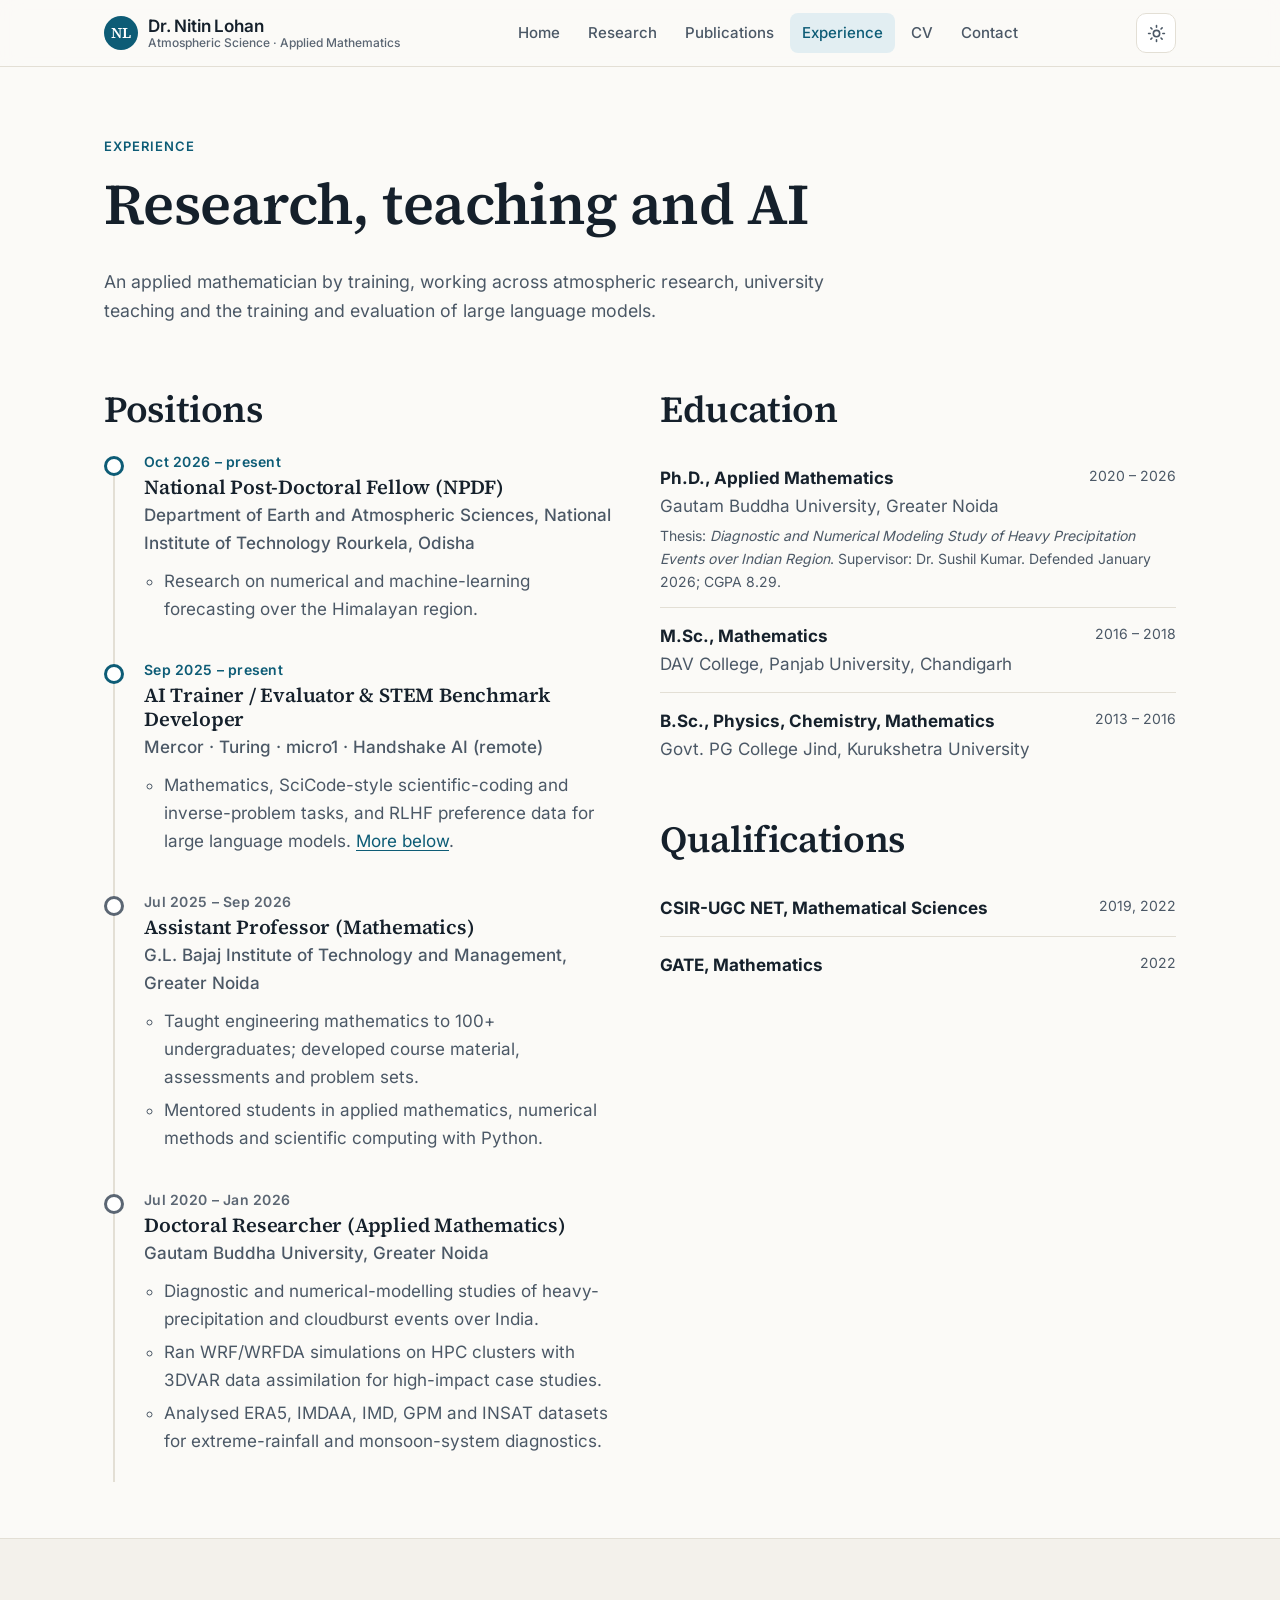
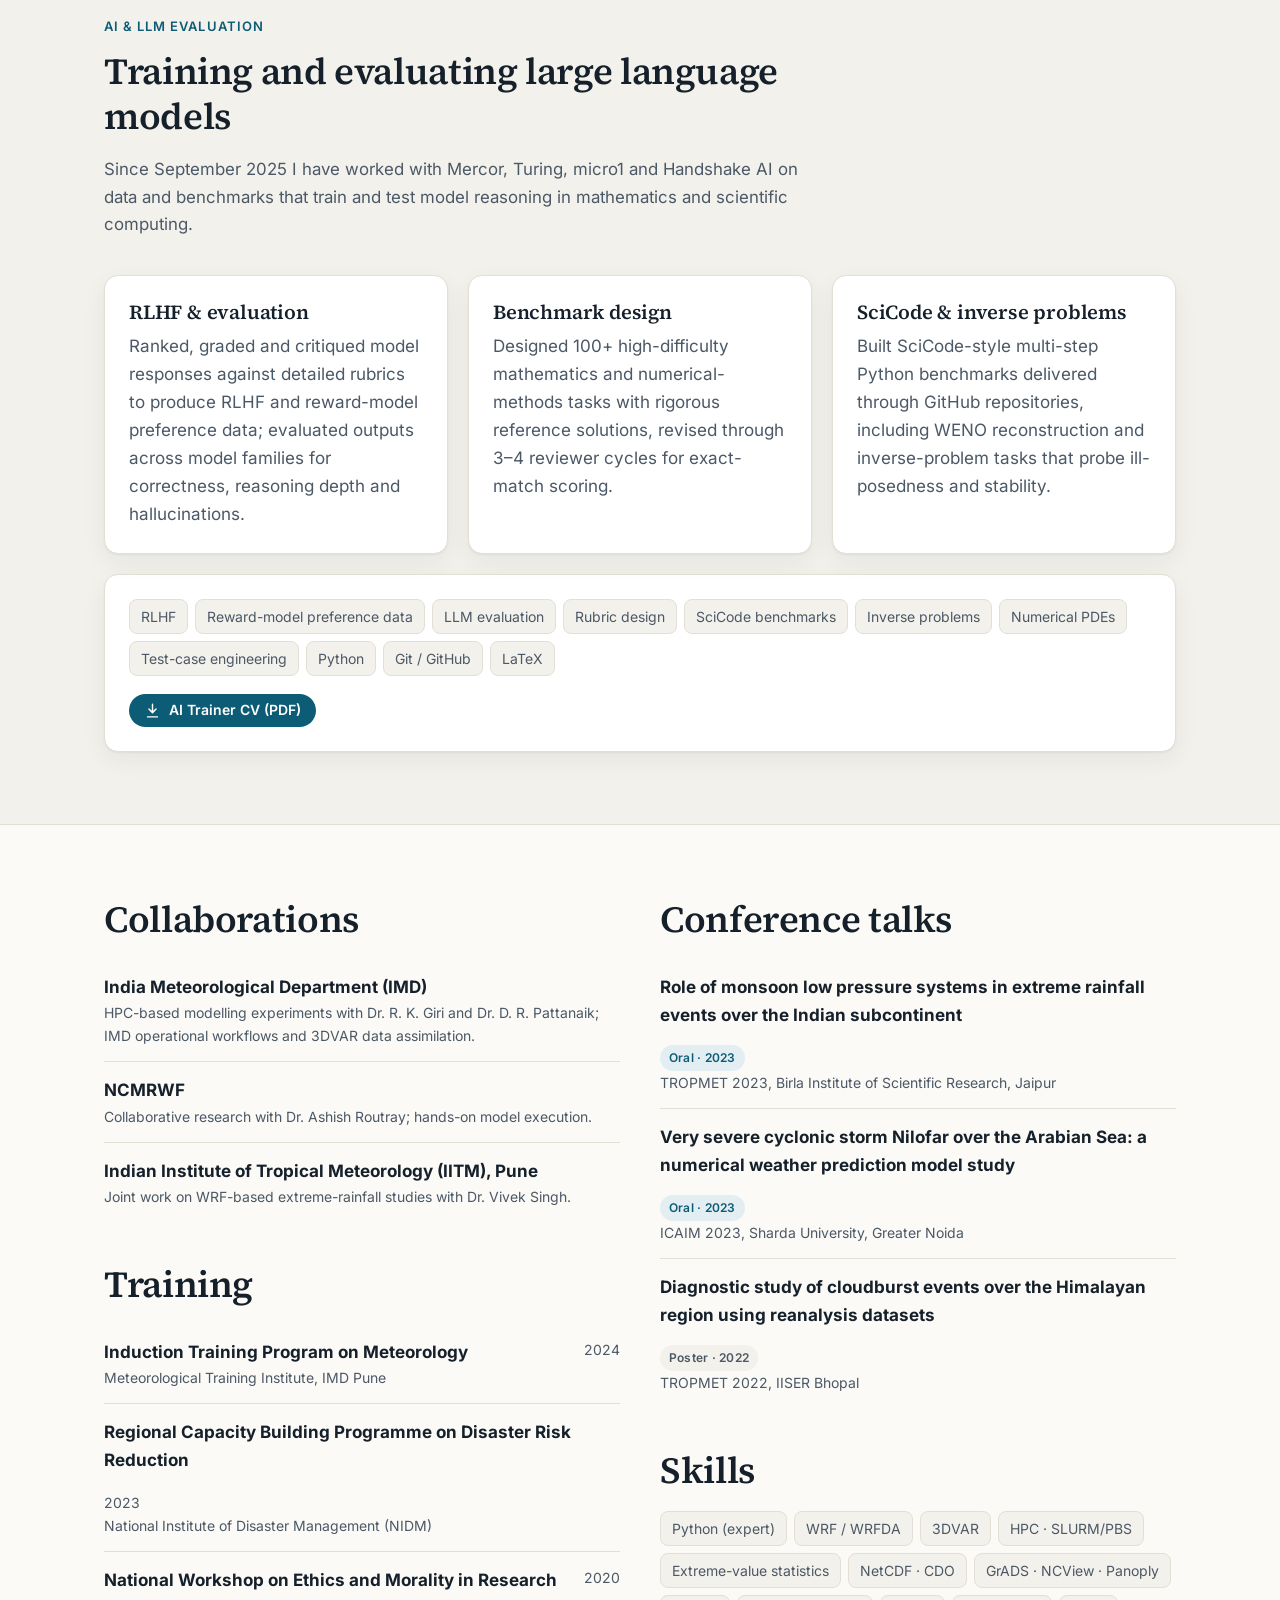
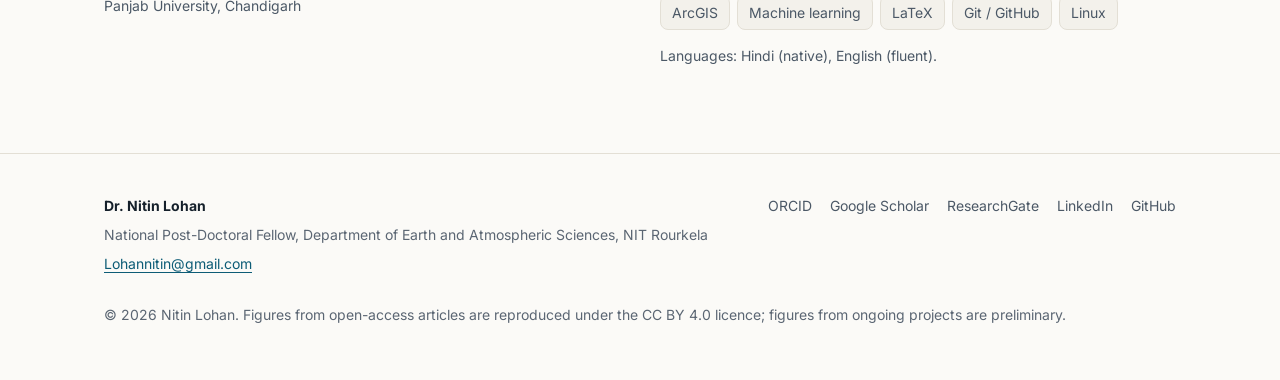
<file: experience.html>
<!DOCTYPE html>
<html lang="en">
<head>
<meta charset="utf-8">
<meta name="viewport" content="width=device-width, initial-scale=1">
<title>Experience | Dr. Nitin Lohan</title>
<meta name="description" content="Experience of Dr. Nitin Lohan: National Post-Doctoral Fellow at NIT Rourkela, AI trainer and LLM evaluator, former Assistant Professor at GLBITM, Ph.D. in Applied Mathematics.">
<meta name="author" content="Dr. Nitin Lohan">
<link rel="canonical" href="https://lohannitin.github.io/experience.html">
<meta property="og:type" content="website">
<meta property="og:site_name" content="Dr. Nitin Lohan">
<meta property="og:title" content="Experience | Dr. Nitin Lohan">
<meta property="og:description" content="Experience of Dr. Nitin Lohan: National Post-Doctoral Fellow at NIT Rourkela, AI trainer and LLM evaluator, former Assistant Professor at GLBITM, Ph.D. in Applied Mathematics.">
<meta property="og:url" content="https://lohannitin.github.io/experience.html">
<meta property="og:image" content="https://lohannitin.github.io/assets/img/nitin-lohan-og.jpg">
<meta name="twitter:card" content="summary">
<meta name="theme-color" content="#0d5c76">
<link rel="icon" href="favicon.svg" type="image/svg+xml">
<link rel="preload" href="assets/fonts/inter-latin-wght-normal.woff2" as="font" type="font/woff2" crossorigin>
<link rel="preload" href="assets/fonts/source-serif-4-latin-wght-normal.woff2" as="font" type="font/woff2" crossorigin>
<link rel="stylesheet" href="assets/css/site.css">
<script>try{var t=localStorage.getItem('theme');if(t)document.documentElement.dataset.theme=t}catch(e){}</script>
</head>
<body>
<a class="skip" href="#main">Skip to content</a>
<header class="site-header">
  <nav class="wrap nav" aria-label="Main">
    <a class="brand" href="index.html"><span class="brand-mark" aria-hidden="true">NL</span><span>Dr. Nitin Lohan<small>Atmospheric Science · Applied Mathematics</small></span></a>
    <ul class="nav-links" id="nav-links"><li><a href="index.html">Home</a></li><li><a href="research.html">Research</a></li><li><a href="publications.html">Publications</a></li><li><a href="experience.html" aria-current="page">Experience</a></li><li><a href="cv.html">CV</a></li><li><a href="contact.html">Contact</a></li></ul>
    <div class="nav-tools">
      <button class="icon-btn theme-btn" type="button" aria-label="Switch between light and dark theme"><svg class="sun" viewBox="0 0 24 24" fill="none" stroke="currentColor" stroke-width="2" stroke-linecap="round" aria-hidden="true"><circle cx="12" cy="12" r="4"/><path d="M12 2v2M12 20v2M4.9 4.9l1.4 1.4M17.7 17.7l1.4 1.4M2 12h2M20 12h2M4.9 19.1l1.4-1.4M17.7 6.3l1.4-1.4"/></svg><svg class="moon" viewBox="0 0 24 24" fill="none" stroke="currentColor" stroke-width="2" stroke-linecap="round" stroke-linejoin="round" aria-hidden="true"><path d="M21 12.8A9 9 0 1 1 11.2 3a7 7 0 0 0 9.8 9.8z"/></svg></button>
      <button class="icon-btn menu-btn" type="button" aria-label="Open menu" aria-controls="nav-links" aria-expanded="false"><svg viewBox="0 0 24 24" fill="none" stroke="currentColor" stroke-width="2" stroke-linecap="round" aria-hidden="true"><path d="M4 7h16M4 12h16M4 17h16"/></svg></button>
    </div>
  </nav>
</header>
<main id="main">

<section class="page-hero">
  <div class="wrap">
    <span class="eyebrow">Experience</span>
    <h1>Research, teaching and AI</h1>
    <p>An applied mathematician by training, working across atmospheric research, university teaching and the training and evaluation of large language models.</p>
  </div>
</section>

<section class="tight" style="padding-top:16px">
  <div class="wrap two-col">
    <div>
      <h2>Positions</h2>
      <ol class="timeline">
        <li>
          <div class="when">Oct 2026 – present</div>
          <h3>National Post-Doctoral Fellow (NPDF)</h3>
          <div class="org">Department of Earth and Atmospheric Sciences, National Institute of Technology Rourkela, Odisha</div>
          <ul><li>Research on numerical and machine-learning forecasting over the Himalayan region.</li></ul>
        </li>
        <li>
          <div class="when">Sep 2025 – present</div>
          <h3>AI Trainer / Evaluator &amp; STEM Benchmark Developer</h3>
          <div class="org">Mercor · Turing · micro1 · Handshake AI (remote)</div>
          <ul><li>Mathematics, SciCode-style scientific-coding and inverse-problem tasks, and RLHF preference data for large language models. <a href="#ai">More below</a>.</li></ul>
        </li>
        <li class="past">
          <div class="when">Jul 2025 – Sep 2026</div>
          <h3>Assistant Professor (Mathematics)</h3>
          <div class="org">G.L. Bajaj Institute of Technology and Management, Greater Noida</div>
          <ul>
            <li>Taught engineering mathematics to 100+ undergraduates; developed course material, assessments and problem sets.</li>
            <li>Mentored students in applied mathematics, numerical methods and scientific computing with Python.</li>
          </ul>
        </li>
        <li class="past">
          <div class="when">Jul 2020 – Jan 2026</div>
          <h3>Doctoral Researcher (Applied Mathematics)</h3>
          <div class="org">Gautam Buddha University, Greater Noida</div>
          <ul>
            <li>Diagnostic and numerical-modelling studies of heavy-precipitation and cloudburst events over India.</li>
            <li>Ran WRF/WRFDA simulations on HPC clusters with 3DVAR data assimilation for high-impact case studies.</li>
            <li>Analysed ERA5, IMDAA, IMD, GPM and INSAT datasets for extreme-rainfall and monsoon-system diagnostics.</li>
          </ul>
        </li>
      </ol>
    </div>
    <div>
      <h2>Education</h2>
      <ul class="list-clean">
        <li><div class="row-between"><strong>Ph.D., Applied Mathematics</strong><span class="muted small">2020 – 2026</span></div>
          <div class="muted">Gautam Buddha University, Greater Noida</div>
          <div class="small muted" style="margin-top:4px">Thesis: <i>Diagnostic and Numerical Modeling Study of Heavy Precipitation Events over Indian Region</i>. Supervisor: Dr. Sushil Kumar. Defended January 2026; CGPA 8.29.</div></li>
        <li><div class="row-between"><strong>M.Sc., Mathematics</strong><span class="muted small">2016 – 2018</span></div><div class="muted">DAV College, Panjab University, Chandigarh</div></li>
        <li><div class="row-between"><strong>B.Sc., Physics, Chemistry, Mathematics</strong><span class="muted small">2013 – 2016</span></div><div class="muted">Govt. PG College Jind, Kurukshetra University</div></li>
      </ul>
      <h2 style="margin-top:40px">Qualifications</h2>
      <ul class="list-clean">
        <li><div class="row-between"><strong>CSIR-UGC NET, Mathematical Sciences</strong><span class="muted small">2019, 2022</span></div></li>
        <li><div class="row-between"><strong>GATE, Mathematics</strong><span class="muted small">2022</span></div></li>
      </ul>
    </div>
  </div>
</section>

<section class="alt" id="ai">
  <div class="wrap">
    <div class="section-head">
      <span class="eyebrow">AI &amp; LLM evaluation</span>
      <h2>Training and evaluating large language models</h2>
      <p>Since September 2025 I have worked with Mercor, Turing, micro1 and Handshake AI on data and benchmarks that train and test model reasoning in mathematics and scientific computing.</p>
    </div>
    <div class="grid grid-3">
      <div class="card"><h3>RLHF &amp; evaluation</h3><p>Ranked, graded and critiqued model responses against detailed rubrics to produce RLHF and reward-model preference data; evaluated outputs across model families for correctness, reasoning depth and hallucinations.</p></div>
      <div class="card"><h3>Benchmark design</h3><p>Designed 100+ high-difficulty mathematics and numerical-methods tasks with rigorous reference solutions, revised through 3–4 reviewer cycles for exact-match scoring.</p></div>
      <div class="card"><h3>SciCode &amp; inverse problems</h3><p>Built SciCode-style multi-step Python benchmarks delivered through GitHub repositories, including WENO reconstruction and inverse-problem tasks that probe ill-posedness and stability.</p></div>
    </div>
    <div class="card" style="margin-top:20px">
      <div class="tagcloud"><span>RLHF</span><span>Reward-model preference data</span><span>LLM evaluation</span><span>Rubric design</span><span>SciCode benchmarks</span><span>Inverse problems</span><span>Numerical PDEs</span><span>Test-case engineering</span><span>Python</span><span>Git / GitHub</span><span>LaTeX</span></div>
      <div class="btn-row" style="margin-top:18px"><a class="btn btn-primary btn-sm" href="cv/Nitin_Lohan_CV_AI_Trainer.pdf"><svg viewBox="0 0 24 24" fill="none" stroke="currentColor" stroke-width="2" stroke-linecap="round" stroke-linejoin="round" aria-hidden="true"><path d="M12 3v12M7 10l5 5 5-5M5 21h14"/></svg>AI Trainer CV (PDF)</a></div>
    </div>
  </div>
</section>

<section>
  <div class="wrap two-col">
    <div>
      <h2>Collaborations</h2>
      <ul class="list-clean">
        <li><strong>India Meteorological Department (IMD)</strong><div class="muted small">HPC-based modelling experiments with Dr. R. K. Giri and Dr. D. R. Pattanaik; IMD operational workflows and 3DVAR data assimilation.</div></li>
        <li><strong>NCMRWF</strong><div class="muted small">Collaborative research with Dr. Ashish Routray; hands-on model execution.</div></li>
        <li><strong>Indian Institute of Tropical Meteorology (IITM), Pune</strong><div class="muted small">Joint work on WRF-based extreme-rainfall studies with Dr. Vivek Singh.</div></li>
      </ul>
      <h2 style="margin-top:40px">Training</h2>
      <ul class="list-clean">
        <li><div class="row-between"><strong>Induction Training Program on Meteorology</strong><span class="muted small">2024</span></div><div class="muted small">Meteorological Training Institute, IMD Pune</div></li>
        <li><div class="row-between"><strong>Regional Capacity Building Programme on Disaster Risk Reduction</strong><span class="muted small">2023</span></div><div class="muted small">National Institute of Disaster Management (NIDM)</div></li>
        <li><div class="row-between"><strong>National Workshop on Ethics and Morality in Research</strong><span class="muted small">2020</span></div><div class="muted small">Panjab University, Chandigarh</div></li>
      </ul>
    </div>
    <div>
      <h2>Conference talks</h2>
      <ul class="list-clean">
        <li><div class="row-between"><strong>Role of monsoon low pressure systems in extreme rainfall events over the Indian subcontinent</strong><span class="badge badge-accent">Oral · 2023</span></div><div class="muted small">TROPMET 2023, Birla Institute of Scientific Research, Jaipur</div></li>
        <li><div class="row-between"><strong>Very severe cyclonic storm Nilofar over the Arabian Sea: a numerical weather prediction model study</strong><span class="badge badge-accent">Oral · 2023</span></div><div class="muted small">ICAIM 2023, Sharda University, Greater Noida</div></li>
        <li><div class="row-between"><strong>Diagnostic study of cloudburst events over the Himalayan region using reanalysis datasets</strong><span class="badge">Poster · 2022</span></div><div class="muted small">TROPMET 2022, IISER Bhopal</div></li>
      </ul>
      <h2 style="margin-top:40px">Skills</h2>
      <div class="tagcloud"><span>Python (expert)</span><span>WRF / WRFDA</span><span>3DVAR</span><span>HPC · SLURM/PBS</span><span>Extreme-value statistics</span><span>NetCDF · CDO</span><span>GrADS · NCView · Panoply</span><span>ArcGIS</span><span>Machine learning</span><span>LaTeX</span><span>Git / GitHub</span><span>Linux</span></div>
      <p class="muted small" style="margin-top:14px">Languages: Hindi (native), English (fluent).</p>
    </div>
  </div>
</section>

</main>
<footer class="site-footer">
  <div class="wrap foot-grid">
    <div>
      <p><strong style="color:var(--ink)">Dr. Nitin Lohan</strong></p>
      <p>National Post-Doctoral Fellow, Department of Earth and Atmospheric Sciences, NIT Rourkela</p>
      <p><a href="mailto:Lohannitin@gmail.com">Lohannitin@gmail.com</a></p>
    </div>
    <ul class="foot-links">
      <li><a href="https://orcid.org/0000-0003-4967-3313">ORCID</a></li>
      <li><a href="https://scholar.google.com/citations?user=yQdDY5QAAAAJ&amp;hl=en">Google Scholar</a></li>
      <li><a href="https://www.researchgate.net/profile/Nitin-Lohan">ResearchGate</a></li>
      <li><a href="https://www.linkedin.com/in/nitinlohan/">LinkedIn</a></li>
      <li><a href="https://github.com/Lohannitin">GitHub</a></li>
    </ul>
  </div>
  <div class="wrap" style="margin-top:22px">
    <p class="note">© 2026 Nitin Lohan. Figures from open-access articles are reproduced under the CC BY 4.0 licence; figures from ongoing projects are preliminary.</p>
  </div>
</footer>
<script src="assets/js/site.js" defer></script>
</body>
</html>
</file>
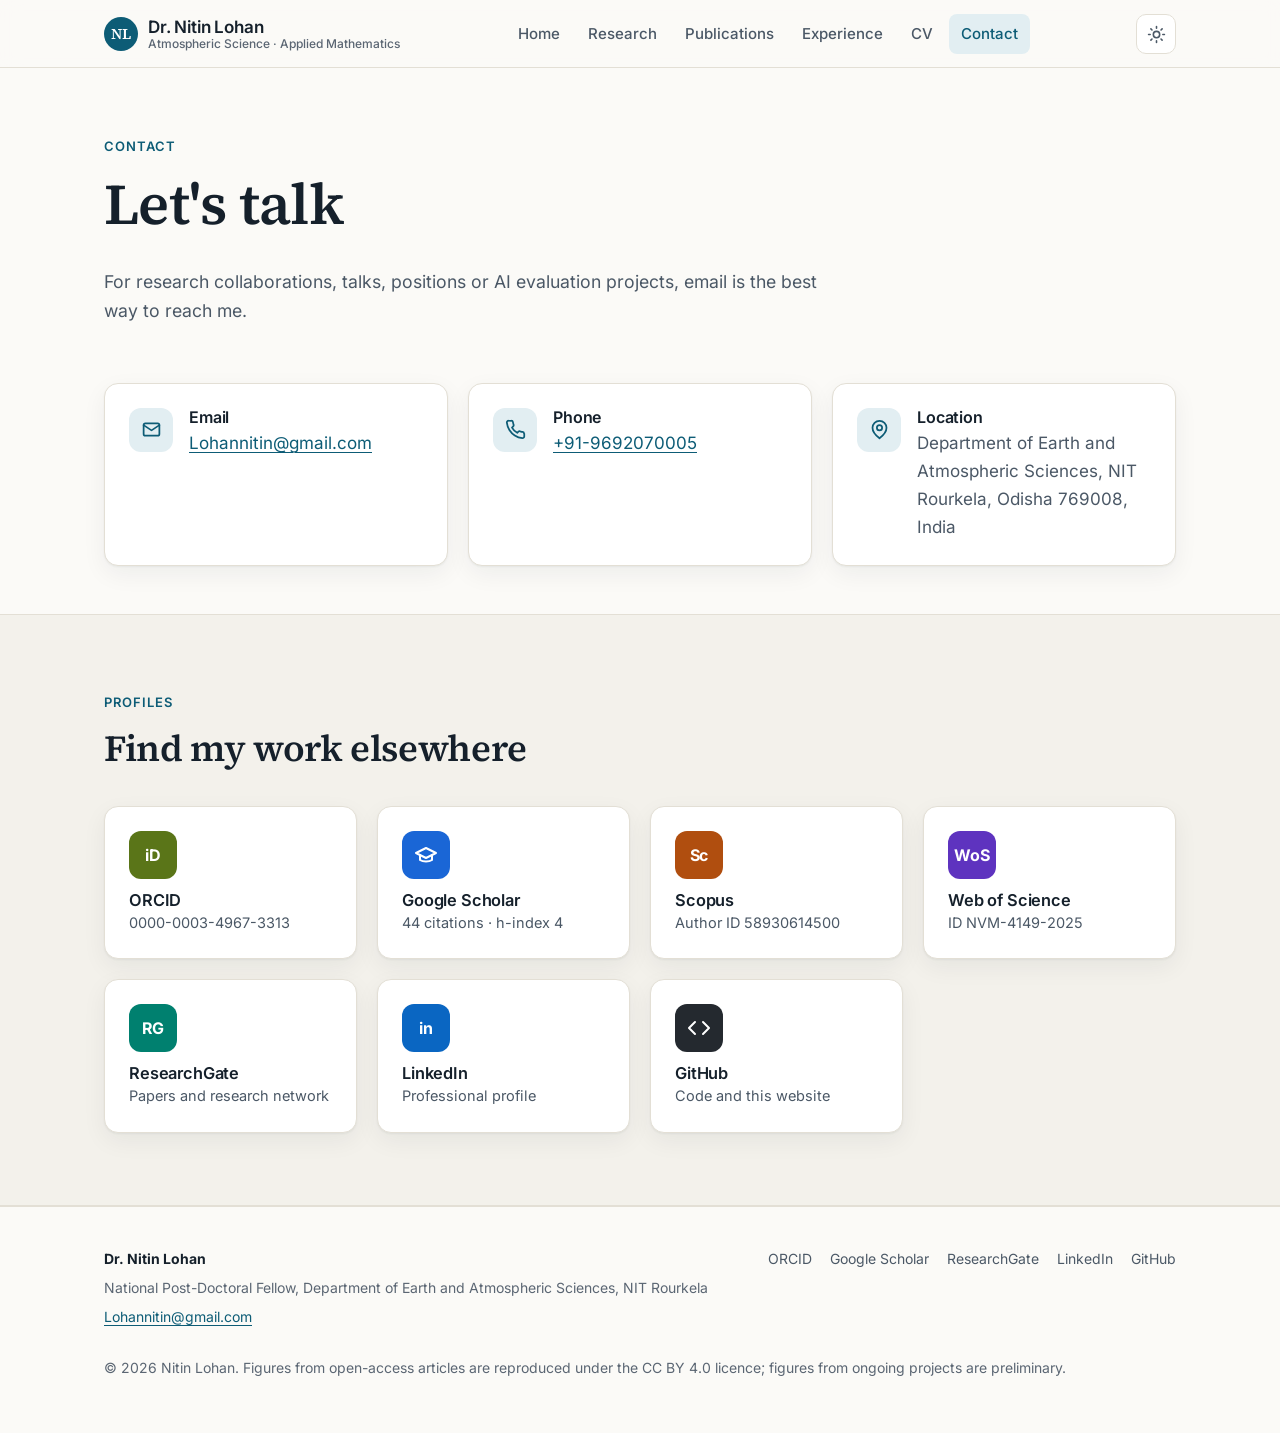
<file: profiles.html>
<!DOCTYPE html>
<html lang="en">
<head>
<meta charset="utf-8">
<title>Redirecting…</title>
<meta name="robots" content="noindex">
<link rel="canonical" href="https://lohannitin.github.io/contact.html">
<meta http-equiv="refresh" content="0; url=contact.html#profiles">
</head>
<body><p>This page has moved to <a href="contact.html#profiles">contact.html#profiles</a>.</p></body>
</html>
</file>
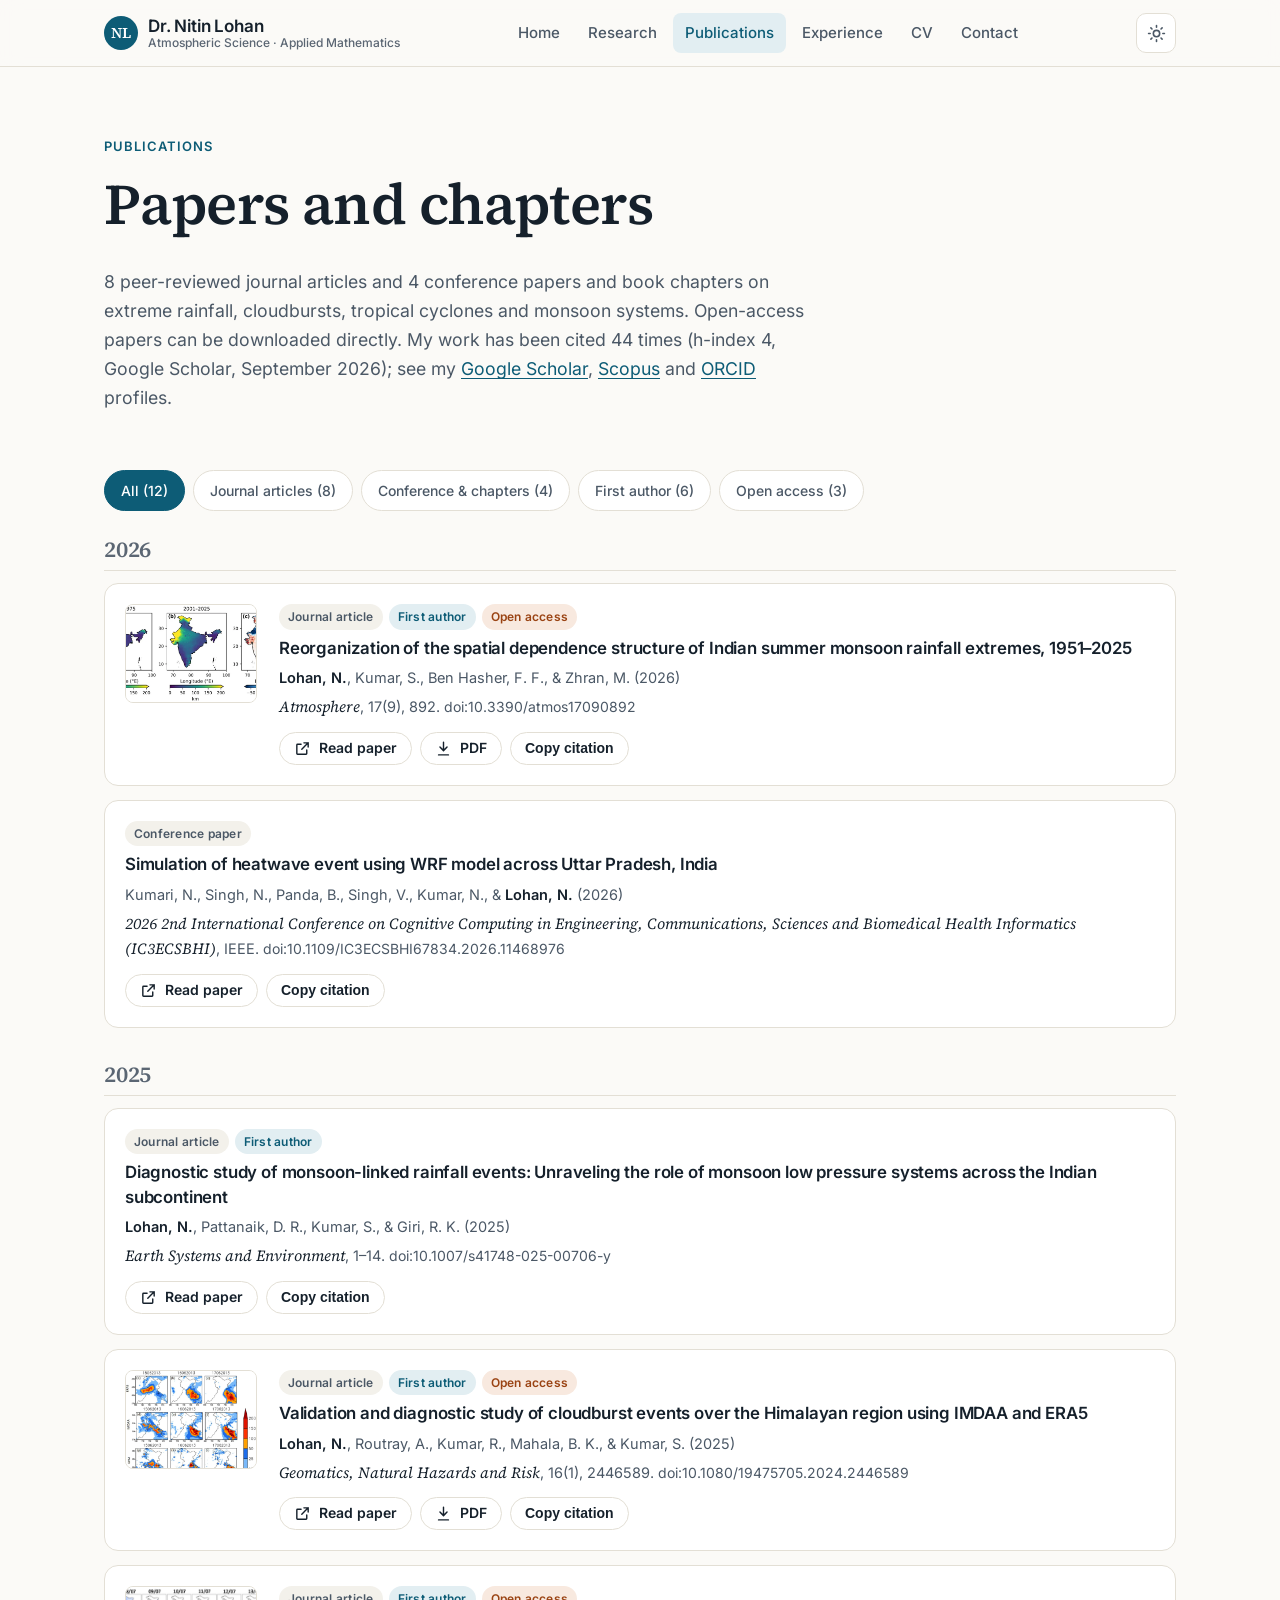
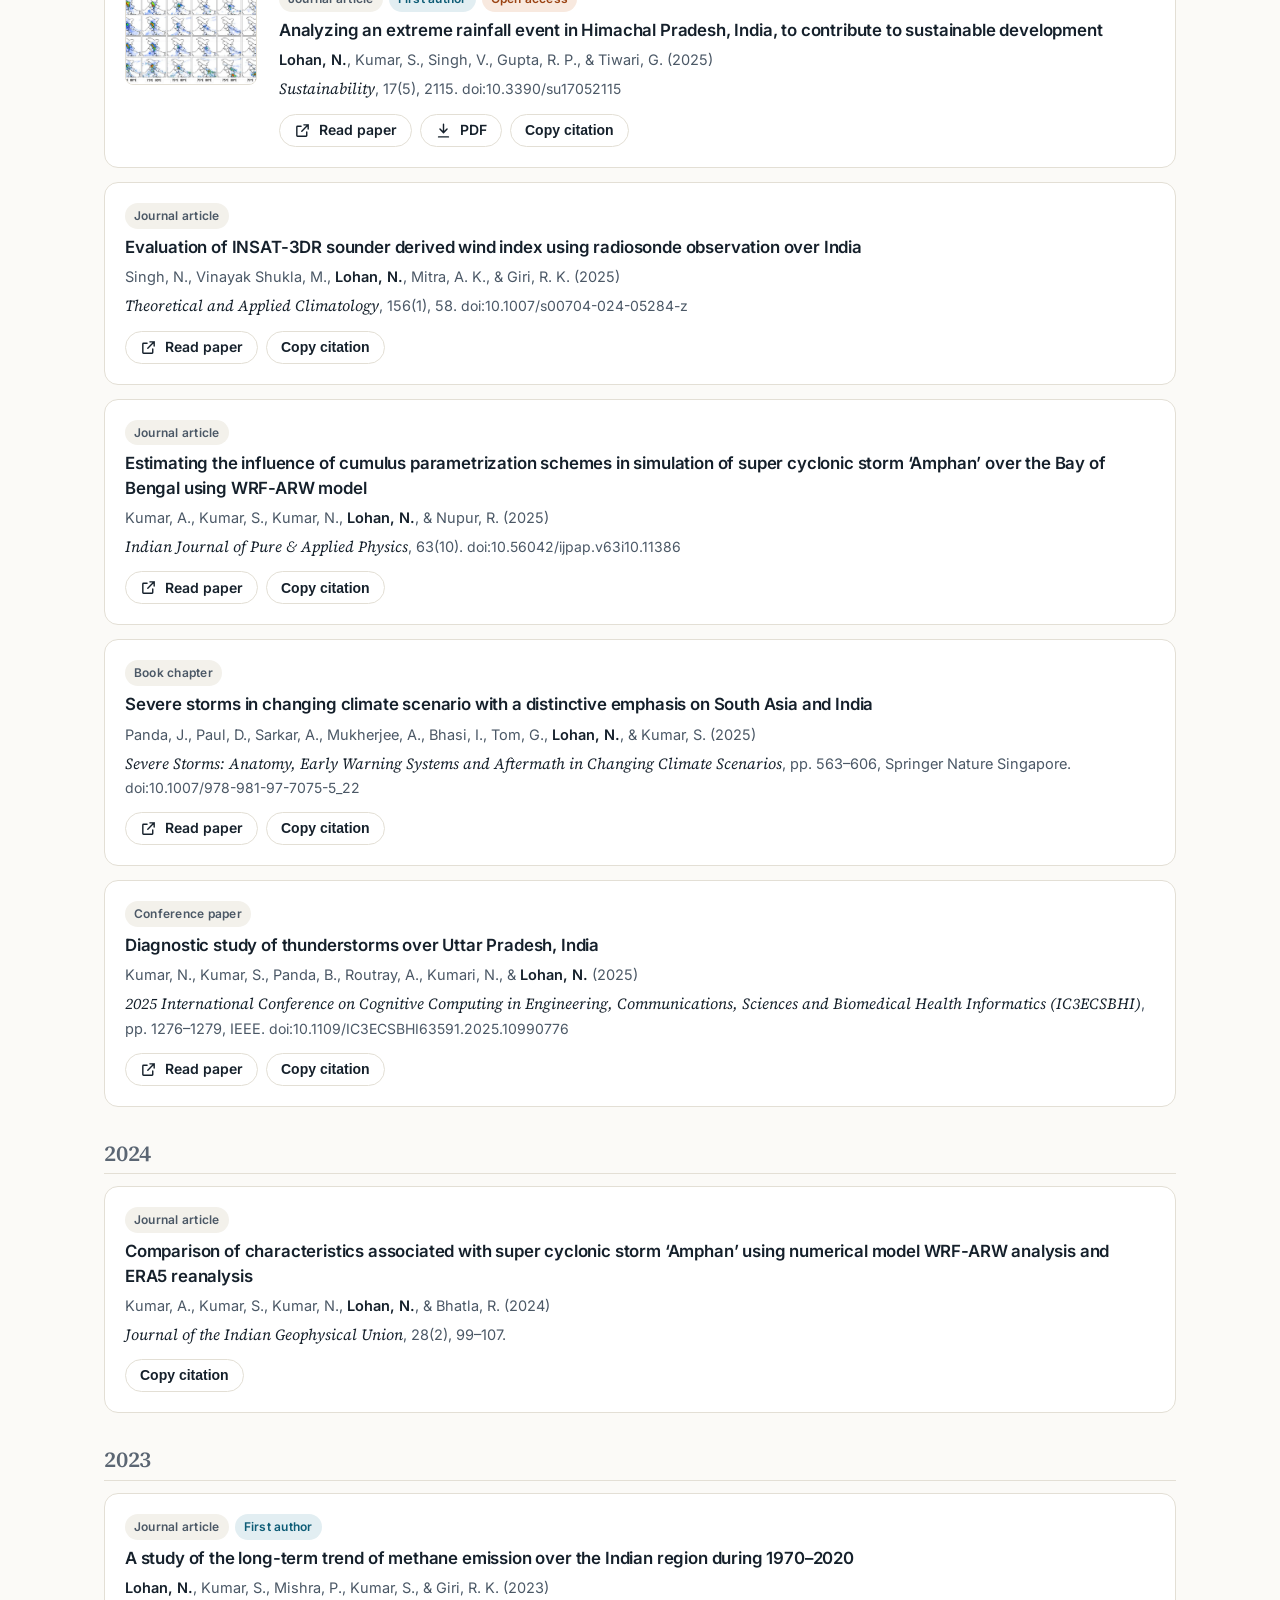
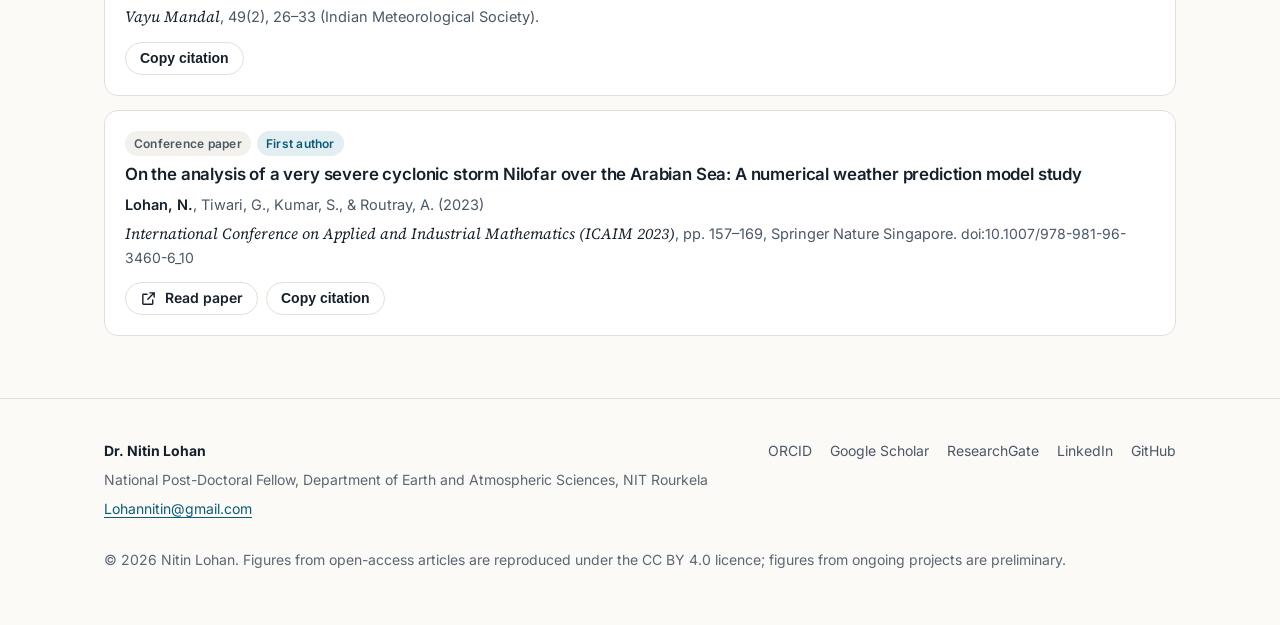
<file: publications.html>
<!DOCTYPE html>
<html lang="en">
<head>
<meta charset="utf-8">
<meta name="viewport" content="width=device-width, initial-scale=1">
<title>Publications | Dr. Nitin Lohan</title>
<meta name="description" content="Publications of Dr. Nitin Lohan: journal articles and conference papers on Indian monsoon rainfall extremes, Himalayan cloudbursts, WRF modelling and tropical cyclones, with DOIs and open-access PDFs.">
<meta name="author" content="Dr. Nitin Lohan">
<link rel="canonical" href="https://lohannitin.github.io/publications.html">
<meta property="og:type" content="website">
<meta property="og:site_name" content="Dr. Nitin Lohan">
<meta property="og:title" content="Publications | Dr. Nitin Lohan">
<meta property="og:description" content="Publications of Dr. Nitin Lohan: journal articles and conference papers on Indian monsoon rainfall extremes, Himalayan cloudbursts, WRF modelling and tropical cyclones, with DOIs and open-access PDFs.">
<meta property="og:url" content="https://lohannitin.github.io/publications.html">
<meta property="og:image" content="https://lohannitin.github.io/assets/img/nitin-lohan-og.jpg">
<meta name="twitter:card" content="summary">
<meta name="theme-color" content="#0d5c76">
<link rel="icon" href="favicon.svg" type="image/svg+xml">
<link rel="preload" href="assets/fonts/inter-latin-wght-normal.woff2" as="font" type="font/woff2" crossorigin>
<link rel="preload" href="assets/fonts/source-serif-4-latin-wght-normal.woff2" as="font" type="font/woff2" crossorigin>
<link rel="stylesheet" href="assets/css/site.css">
<script>try{var t=localStorage.getItem('theme');if(t)document.documentElement.dataset.theme=t}catch(e){}</script>
</head>
<body>
<a class="skip" href="#main">Skip to content</a>
<header class="site-header">
  <nav class="wrap nav" aria-label="Main">
    <a class="brand" href="index.html"><span class="brand-mark" aria-hidden="true">NL</span><span>Dr. Nitin Lohan<small>Atmospheric Science · Applied Mathematics</small></span></a>
    <ul class="nav-links" id="nav-links"><li><a href="index.html">Home</a></li><li><a href="research.html">Research</a></li><li><a href="publications.html" aria-current="page">Publications</a></li><li><a href="experience.html">Experience</a></li><li><a href="cv.html">CV</a></li><li><a href="contact.html">Contact</a></li></ul>
    <div class="nav-tools">
      <button class="icon-btn theme-btn" type="button" aria-label="Switch between light and dark theme"><svg class="sun" viewBox="0 0 24 24" fill="none" stroke="currentColor" stroke-width="2" stroke-linecap="round" aria-hidden="true"><circle cx="12" cy="12" r="4"/><path d="M12 2v2M12 20v2M4.9 4.9l1.4 1.4M17.7 17.7l1.4 1.4M2 12h2M20 12h2M4.9 19.1l1.4-1.4M17.7 6.3l1.4-1.4"/></svg><svg class="moon" viewBox="0 0 24 24" fill="none" stroke="currentColor" stroke-width="2" stroke-linecap="round" stroke-linejoin="round" aria-hidden="true"><path d="M21 12.8A9 9 0 1 1 11.2 3a7 7 0 0 0 9.8 9.8z"/></svg></button>
      <button class="icon-btn menu-btn" type="button" aria-label="Open menu" aria-controls="nav-links" aria-expanded="false"><svg viewBox="0 0 24 24" fill="none" stroke="currentColor" stroke-width="2" stroke-linecap="round" aria-hidden="true"><path d="M4 7h16M4 12h16M4 17h16"/></svg></button>
    </div>
  </nav>
</header>
<main id="main">

<section class="page-hero">
  <div class="wrap">
    <span class="eyebrow">Publications</span>
    <h1>Papers and chapters</h1>
    <p>8 peer-reviewed journal articles and 4 conference papers and book chapters on extreme rainfall, cloudbursts, tropical cyclones and monsoon systems. Open-access papers can be downloaded directly. My work has been cited 44 times (h-index 4, Google Scholar, September 2026); see my <a href="https://scholar.google.com/citations?user=yQdDY5QAAAAJ&amp;hl=en">Google Scholar</a>, <a href="https://www.scopus.com/authid/detail.uri?authorId=58930614500">Scopus</a> and <a href="https://orcid.org/0000-0003-4967-3313">ORCID</a> profiles.</p>
  </div>
</section>
<section class="tight" style="padding-top:12px">
  <div class="wrap">
    <div class="filters" role="group" aria-label="Filter publications">
      <button class="filter" type="button" data-filter="all" aria-pressed="true">All (12)</button>
      <button class="filter" type="button" data-filter="journal" aria-pressed="false">Journal articles (8)</button>
      <button class="filter" type="button" data-filter="confchap" aria-pressed="false">Conference &amp; chapters (4)</button>
      <button class="filter" type="button" data-filter="first" aria-pressed="false">First author (6)</button>
      <button class="filter" type="button" data-filter="oa" aria-pressed="false">Open access (3)</button>
    </div>
    <h2 class="pub-year">2026</h2><article class="pub" data-tags="journal first oa" id="atm2026"><div class="pthumb"><img src="assets/img/research/atm-fig15-sm.webp" width="900" height="378" alt="" loading="lazy"></div><div><div class="tags"><span class="badge">Journal article</span><span class="badge badge-accent">First author</span><span class="badge badge-oa">Open access</span></div><h3>Reorganization of the spatial dependence structure of Indian summer monsoon rainfall extremes, 1951–2025</h3><p class="authors"><b>Lohan, N.</b>, Kumar, S., Ben Hasher, F. F., &amp; Zhran, M. (2026)</p><p class="venue"><i>Atmosphere</i>, 17(9), 892. <span class="small">doi:10.3390/atmos17090892</span></p><div class="actions"><a class="btn btn-ghost btn-sm" href="https://doi.org/10.3390/atmos17090892" target="_blank" rel="noopener"><svg viewBox="0 0 24 24" fill="none" stroke="currentColor" stroke-width="2" stroke-linecap="round" stroke-linejoin="round" aria-hidden="true"><path d="M14 4h6v6M20 4l-9 9M18 14v5a1 1 0 0 1-1 1H5a1 1 0 0 1-1-1V7a1 1 0 0 1 1-1h5"/></svg>Read paper</a><a class="btn btn-ghost btn-sm" href="papers/Lohan-2026-Atmosphere-monsoon-rainfall-extremes.pdf"><svg viewBox="0 0 24 24" fill="none" stroke="currentColor" stroke-width="2" stroke-linecap="round" stroke-linejoin="round" aria-hidden="true"><path d="M12 3v12M7 10l5 5 5-5M5 21h14"/></svg>PDF</a><button class="btn btn-ghost btn-sm" type="button" data-cite="Lohan, N., Kumar, S., Ben Hasher, F. F., &amp; Zhran, M. (2026). Reorganization of the spatial dependence structure of Indian summer monsoon rainfall extremes, 1951–2025. Atmosphere, 17(9), 892. https://doi.org/10.3390/atmos17090892">Copy citation</button></div></div></article><article class="pub no-thumb" data-tags="confchap" id="ieee2026"><div><div class="tags"><span class="badge">Conference paper</span></div><h3>Simulation of heatwave event using WRF model across Uttar Pradesh, India</h3><p class="authors">Kumari, N., Singh, N., Panda, B., Singh, V., Kumar, N., &amp; <b>Lohan, N.</b> (2026)</p><p class="venue"><i>2026 2nd International Conference on Cognitive Computing in Engineering, Communications, Sciences and Biomedical Health Informatics (IC3ECSBHI)</i>, IEEE. <span class="small">doi:10.1109/IC3ECSBHI67834.2026.11468976</span></p><div class="actions"><a class="btn btn-ghost btn-sm" href="https://doi.org/10.1109/IC3ECSBHI67834.2026.11468976" target="_blank" rel="noopener"><svg viewBox="0 0 24 24" fill="none" stroke="currentColor" stroke-width="2" stroke-linecap="round" stroke-linejoin="round" aria-hidden="true"><path d="M14 4h6v6M20 4l-9 9M18 14v5a1 1 0 0 1-1 1H5a1 1 0 0 1-1-1V7a1 1 0 0 1 1-1h5"/></svg>Read paper</a><button class="btn btn-ghost btn-sm" type="button" data-cite="Kumari, N., Singh, N., Panda, B., Singh, V., Kumar, N., &amp; Lohan, N. (2026). Simulation of heatwave event using WRF model across Uttar Pradesh, India. In 2026 2nd International Conference on Cognitive Computing in Engineering, Communications, Sciences and Biomedical Health Informatics (IC3ECSBHI), IEEE. https://doi.org/10.1109/IC3ECSBHI67834.2026.11468976">Copy citation</button></div></div></article><h2 class="pub-year">2025</h2><article class="pub no-thumb" data-tags="journal first" id="ese2025"><div><div class="tags"><span class="badge">Journal article</span><span class="badge badge-accent">First author</span></div><h3>Diagnostic study of monsoon-linked rainfall events: Unraveling the role of monsoon low pressure systems across the Indian subcontinent</h3><p class="authors"><b>Lohan, N.</b>, Pattanaik, D. R., Kumar, S., &amp; Giri, R. K. (2025)</p><p class="venue"><i>Earth Systems and Environment</i>, 1–14. <span class="small">doi:10.1007/s41748-025-00706-y</span></p><div class="actions"><a class="btn btn-ghost btn-sm" href="https://doi.org/10.1007/s41748-025-00706-y" target="_blank" rel="noopener"><svg viewBox="0 0 24 24" fill="none" stroke="currentColor" stroke-width="2" stroke-linecap="round" stroke-linejoin="round" aria-hidden="true"><path d="M14 4h6v6M20 4l-9 9M18 14v5a1 1 0 0 1-1 1H5a1 1 0 0 1-1-1V7a1 1 0 0 1 1-1h5"/></svg>Read paper</a><button class="btn btn-ghost btn-sm" type="button" data-cite="Lohan, N., Pattanaik, D. R., Kumar, S., &amp; Giri, R. K. (2025). Diagnostic study of monsoon-linked rainfall events: Unraveling the role of monsoon low pressure systems across the Indian subcontinent. Earth Systems and Environment, 1–14. https://doi.org/10.1007/s41748-025-00706-y">Copy citation</button></div></div></article><article class="pub" data-tags="journal first oa" id="gnhr2025"><div class="pthumb"><img src="assets/img/research/gnhr-fig05-sm.webp" width="900" height="1004" alt="" loading="lazy"></div><div><div class="tags"><span class="badge">Journal article</span><span class="badge badge-accent">First author</span><span class="badge badge-oa">Open access</span></div><h3>Validation and diagnostic study of cloudburst events over the Himalayan region using IMDAA and ERA5</h3><p class="authors"><b>Lohan, N.</b>, Routray, A., Kumar, R., Mahala, B. K., &amp; Kumar, S. (2025)</p><p class="venue"><i>Geomatics, Natural Hazards and Risk</i>, 16(1), 2446589. <span class="small">doi:10.1080/19475705.2024.2446589</span></p><div class="actions"><a class="btn btn-ghost btn-sm" href="https://doi.org/10.1080/19475705.2024.2446589" target="_blank" rel="noopener"><svg viewBox="0 0 24 24" fill="none" stroke="currentColor" stroke-width="2" stroke-linecap="round" stroke-linejoin="round" aria-hidden="true"><path d="M14 4h6v6M20 4l-9 9M18 14v5a1 1 0 0 1-1 1H5a1 1 0 0 1-1-1V7a1 1 0 0 1 1-1h5"/></svg>Read paper</a><a class="btn btn-ghost btn-sm" href="papers/Lohan-2025-GNHR-Himalayan-cloudbursts.pdf"><svg viewBox="0 0 24 24" fill="none" stroke="currentColor" stroke-width="2" stroke-linecap="round" stroke-linejoin="round" aria-hidden="true"><path d="M12 3v12M7 10l5 5 5-5M5 21h14"/></svg>PDF</a><button class="btn btn-ghost btn-sm" type="button" data-cite="Lohan, N., Routray, A., Kumar, R., Mahala, B. K., &amp; Kumar, S. (2025). Validation and diagnostic study of cloudburst events over the Himalayan region using IMDAA and ERA5. Geomatics, Natural Hazards and Risk, 16(1), 2446589. https://doi.org/10.1080/19475705.2024.2446589">Copy citation</button></div></div></article><article class="pub" data-tags="journal first oa" id="sus2025"><div class="pthumb"><img src="assets/img/research/sus-fig04-sm.webp" width="900" height="475" alt="" loading="lazy"></div><div><div class="tags"><span class="badge">Journal article</span><span class="badge badge-accent">First author</span><span class="badge badge-oa">Open access</span></div><h3>Analyzing an extreme rainfall event in Himachal Pradesh, India, to contribute to sustainable development</h3><p class="authors"><b>Lohan, N.</b>, Kumar, S., Singh, V., Gupta, R. P., &amp; Tiwari, G. (2025)</p><p class="venue"><i>Sustainability</i>, 17(5), 2115. <span class="small">doi:10.3390/su17052115</span></p><div class="actions"><a class="btn btn-ghost btn-sm" href="https://doi.org/10.3390/su17052115" target="_blank" rel="noopener"><svg viewBox="0 0 24 24" fill="none" stroke="currentColor" stroke-width="2" stroke-linecap="round" stroke-linejoin="round" aria-hidden="true"><path d="M14 4h6v6M20 4l-9 9M18 14v5a1 1 0 0 1-1 1H5a1 1 0 0 1-1-1V7a1 1 0 0 1 1-1h5"/></svg>Read paper</a><a class="btn btn-ghost btn-sm" href="papers/Lohan-2025-Sustainability-Himachal-extreme-rainfall.pdf"><svg viewBox="0 0 24 24" fill="none" stroke="currentColor" stroke-width="2" stroke-linecap="round" stroke-linejoin="round" aria-hidden="true"><path d="M12 3v12M7 10l5 5 5-5M5 21h14"/></svg>PDF</a><button class="btn btn-ghost btn-sm" type="button" data-cite="Lohan, N., Kumar, S., Singh, V., Gupta, R. P., &amp; Tiwari, G. (2025). Analyzing an extreme rainfall event in Himachal Pradesh, India, to contribute to sustainable development. Sustainability, 17(5), 2115. https://doi.org/10.3390/su17052115">Copy citation</button></div></div></article><article class="pub no-thumb" data-tags="journal" id="taac2025"><div><div class="tags"><span class="badge">Journal article</span></div><h3>Evaluation of INSAT-3DR sounder derived wind index using radiosonde observation over India</h3><p class="authors">Singh, N., Vinayak Shukla, M., <b>Lohan, N.</b>, Mitra, A. K., &amp; Giri, R. K. (2025)</p><p class="venue"><i>Theoretical and Applied Climatology</i>, 156(1), 58. <span class="small">doi:10.1007/s00704-024-05284-z</span></p><div class="actions"><a class="btn btn-ghost btn-sm" href="https://doi.org/10.1007/s00704-024-05284-z" target="_blank" rel="noopener"><svg viewBox="0 0 24 24" fill="none" stroke="currentColor" stroke-width="2" stroke-linecap="round" stroke-linejoin="round" aria-hidden="true"><path d="M14 4h6v6M20 4l-9 9M18 14v5a1 1 0 0 1-1 1H5a1 1 0 0 1-1-1V7a1 1 0 0 1 1-1h5"/></svg>Read paper</a><button class="btn btn-ghost btn-sm" type="button" data-cite="Singh, N., Vinayak Shukla, M., Lohan, N., Mitra, A. K., &amp; Giri, R. K. (2025). Evaluation of INSAT-3DR sounder derived wind index using radiosonde observation over India. Theoretical and Applied Climatology, 156(1), 58. https://doi.org/10.1007/s00704-024-05284-z">Copy citation</button></div></div></article><article class="pub no-thumb" data-tags="journal" id="ijpap2025"><div><div class="tags"><span class="badge">Journal article</span></div><h3>Estimating the influence of cumulus parametrization schemes in simulation of super cyclonic storm ‘Amphan’ over the Bay of Bengal using WRF-ARW model</h3><p class="authors">Kumar, A., Kumar, S., Kumar, N., <b>Lohan, N.</b>, &amp; Nupur, R. (2025)</p><p class="venue"><i>Indian Journal of Pure &amp; Applied Physics</i>, 63(10). <span class="small">doi:10.56042/ijpap.v63i10.11386</span></p><div class="actions"><a class="btn btn-ghost btn-sm" href="https://doi.org/10.56042/ijpap.v63i10.11386" target="_blank" rel="noopener"><svg viewBox="0 0 24 24" fill="none" stroke="currentColor" stroke-width="2" stroke-linecap="round" stroke-linejoin="round" aria-hidden="true"><path d="M14 4h6v6M20 4l-9 9M18 14v5a1 1 0 0 1-1 1H5a1 1 0 0 1-1-1V7a1 1 0 0 1 1-1h5"/></svg>Read paper</a><button class="btn btn-ghost btn-sm" type="button" data-cite="Kumar, A., Kumar, S., Kumar, N., Lohan, N., &amp; Nupur, R. (2025). Estimating the influence of cumulus parametrization schemes in simulation of super cyclonic storm ‘Amphan’ over the Bay of Bengal using WRF-ARW model. Indian Journal of Pure &amp; Applied Physics, 63(10). https://doi.org/10.56042/ijpap.v63i10.11386">Copy citation</button></div></div></article><article class="pub no-thumb" data-tags="confchap" id="chap2025"><div><div class="tags"><span class="badge">Book chapter</span></div><h3>Severe storms in changing climate scenario with a distinctive emphasis on South Asia and India</h3><p class="authors">Panda, J., Paul, D., Sarkar, A., Mukherjee, A., Bhasi, I., Tom, G., <b>Lohan, N.</b>, &amp; Kumar, S. (2025)</p><p class="venue"><i>Severe Storms: Anatomy, Early Warning Systems and Aftermath in Changing Climate Scenarios</i>, pp. 563–606, Springer Nature Singapore. <span class="small">doi:10.1007/978-981-97-7075-5_22</span></p><div class="actions"><a class="btn btn-ghost btn-sm" href="https://doi.org/10.1007/978-981-97-7075-5_22" target="_blank" rel="noopener"><svg viewBox="0 0 24 24" fill="none" stroke="currentColor" stroke-width="2" stroke-linecap="round" stroke-linejoin="round" aria-hidden="true"><path d="M14 4h6v6M20 4l-9 9M18 14v5a1 1 0 0 1-1 1H5a1 1 0 0 1-1-1V7a1 1 0 0 1 1-1h5"/></svg>Read paper</a><button class="btn btn-ghost btn-sm" type="button" data-cite="Panda, J., Paul, D., Sarkar, A., Mukherjee, A., Bhasi, I., Tom, G., Lohan, N., &amp; Kumar, S. (2025). Severe storms in changing climate scenario with a distinctive emphasis on South Asia and India. In Severe Storms: Anatomy, Early Warning Systems and Aftermath in Changing Climate Scenarios, pp. 563–606, Springer Nature Singapore. https://doi.org/10.1007/978-981-97-7075-5_22">Copy citation</button></div></div></article><article class="pub no-thumb" data-tags="confchap" id="ieee2025"><div><div class="tags"><span class="badge">Conference paper</span></div><h3>Diagnostic study of thunderstorms over Uttar Pradesh, India</h3><p class="authors">Kumar, N., Kumar, S., Panda, B., Routray, A., Kumari, N., &amp; <b>Lohan, N.</b> (2025)</p><p class="venue"><i>2025 International Conference on Cognitive Computing in Engineering, Communications, Sciences and Biomedical Health Informatics (IC3ECSBHI)</i>, pp. 1276–1279, IEEE. <span class="small">doi:10.1109/IC3ECSBHI63591.2025.10990776</span></p><div class="actions"><a class="btn btn-ghost btn-sm" href="https://doi.org/10.1109/IC3ECSBHI63591.2025.10990776" target="_blank" rel="noopener"><svg viewBox="0 0 24 24" fill="none" stroke="currentColor" stroke-width="2" stroke-linecap="round" stroke-linejoin="round" aria-hidden="true"><path d="M14 4h6v6M20 4l-9 9M18 14v5a1 1 0 0 1-1 1H5a1 1 0 0 1-1-1V7a1 1 0 0 1 1-1h5"/></svg>Read paper</a><button class="btn btn-ghost btn-sm" type="button" data-cite="Kumar, N., Kumar, S., Panda, B., Routray, A., Kumari, N., &amp; Lohan, N. (2025). Diagnostic study of thunderstorms over Uttar Pradesh, India. In 2025 International Conference on Cognitive Computing in Engineering, Communications, Sciences and Biomedical Health Informatics (IC3ECSBHI), pp. 1276–1279, IEEE. https://doi.org/10.1109/IC3ECSBHI63591.2025.10990776">Copy citation</button></div></div></article><h2 class="pub-year">2024</h2><article class="pub no-thumb" data-tags="journal" id="jigu2024"><div><div class="tags"><span class="badge">Journal article</span></div><h3>Comparison of characteristics associated with super cyclonic storm ‘Amphan’ using numerical model WRF-ARW analysis and ERA5 reanalysis</h3><p class="authors">Kumar, A., Kumar, S., Kumar, N., <b>Lohan, N.</b>, &amp; Bhatla, R. (2024)</p><p class="venue"><i>Journal of the Indian Geophysical Union</i>, 28(2), 99–107.</p><div class="actions"><button class="btn btn-ghost btn-sm" type="button" data-cite="Kumar, A., Kumar, S., Kumar, N., Lohan, N., &amp; Bhatla, R. (2024). Comparison of characteristics associated with super cyclonic storm ‘Amphan’ using numerical model WRF-ARW analysis and ERA5 reanalysis. Journal of the Indian Geophysical Union, 28(2), 99–107.">Copy citation</button></div></div></article><h2 class="pub-year">2023</h2><article class="pub no-thumb" data-tags="journal first" id="vm2023"><div><div class="tags"><span class="badge">Journal article</span><span class="badge badge-accent">First author</span></div><h3>A study of the long-term trend of methane emission over the Indian region during 1970–2020</h3><p class="authors"><b>Lohan, N.</b>, Kumar, S., Mishra, P., Kumar, S., &amp; Giri, R. K. (2023)</p><p class="venue"><i>Vayu Mandal</i>, 49(2), 26–33 (Indian Meteorological Society).</p><div class="actions"><button class="btn btn-ghost btn-sm" type="button" data-cite="Lohan, N., Kumar, S., Mishra, P., Kumar, S., &amp; Giri, R. K. (2023). A study of the long-term trend of methane emission over the Indian region during 1970–2020. Vayu Mandal, 49(2), 26–33 (Indian Meteorological Society).">Copy citation</button></div></div></article><article class="pub no-thumb" data-tags="confchap first" id="icaim2023"><div><div class="tags"><span class="badge">Conference paper</span><span class="badge badge-accent">First author</span></div><h3>On the analysis of a very severe cyclonic storm Nilofar over the Arabian Sea: A numerical weather prediction model study</h3><p class="authors"><b>Lohan, N.</b>, Tiwari, G., Kumar, S., &amp; Routray, A. (2023)</p><p class="venue"><i>International Conference on Applied and Industrial Mathematics (ICAIM 2023)</i>, pp. 157–169, Springer Nature Singapore. <span class="small">doi:10.1007/978-981-96-3460-6_10</span></p><div class="actions"><a class="btn btn-ghost btn-sm" href="https://doi.org/10.1007/978-981-96-3460-6_10" target="_blank" rel="noopener"><svg viewBox="0 0 24 24" fill="none" stroke="currentColor" stroke-width="2" stroke-linecap="round" stroke-linejoin="round" aria-hidden="true"><path d="M14 4h6v6M20 4l-9 9M18 14v5a1 1 0 0 1-1 1H5a1 1 0 0 1-1-1V7a1 1 0 0 1 1-1h5"/></svg>Read paper</a><button class="btn btn-ghost btn-sm" type="button" data-cite="Lohan, N., Tiwari, G., Kumar, S., &amp; Routray, A. (2023). On the analysis of a very severe cyclonic storm Nilofar over the Arabian Sea: A numerical weather prediction model study. In International Conference on Applied and Industrial Mathematics (ICAIM 2023), pp. 157–169, Springer Nature Singapore. https://doi.org/10.1007/978-981-96-3460-6_10">Copy citation</button></div></div></article>
  </div>
</section>

</main>
<footer class="site-footer">
  <div class="wrap foot-grid">
    <div>
      <p><strong style="color:var(--ink)">Dr. Nitin Lohan</strong></p>
      <p>National Post-Doctoral Fellow, Department of Earth and Atmospheric Sciences, NIT Rourkela</p>
      <p><a href="mailto:Lohannitin@gmail.com">Lohannitin@gmail.com</a></p>
    </div>
    <ul class="foot-links">
      <li><a href="https://orcid.org/0000-0003-4967-3313">ORCID</a></li>
      <li><a href="https://scholar.google.com/citations?user=yQdDY5QAAAAJ&amp;hl=en">Google Scholar</a></li>
      <li><a href="https://www.researchgate.net/profile/Nitin-Lohan">ResearchGate</a></li>
      <li><a href="https://www.linkedin.com/in/nitinlohan/">LinkedIn</a></li>
      <li><a href="https://github.com/Lohannitin">GitHub</a></li>
    </ul>
  </div>
  <div class="wrap" style="margin-top:22px">
    <p class="note">© 2026 Nitin Lohan. Figures from open-access articles are reproduced under the CC BY 4.0 licence; figures from ongoing projects are preliminary.</p>
  </div>
</footer>
<script src="assets/js/site.js" defer></script>
</body>
</html>
</file>
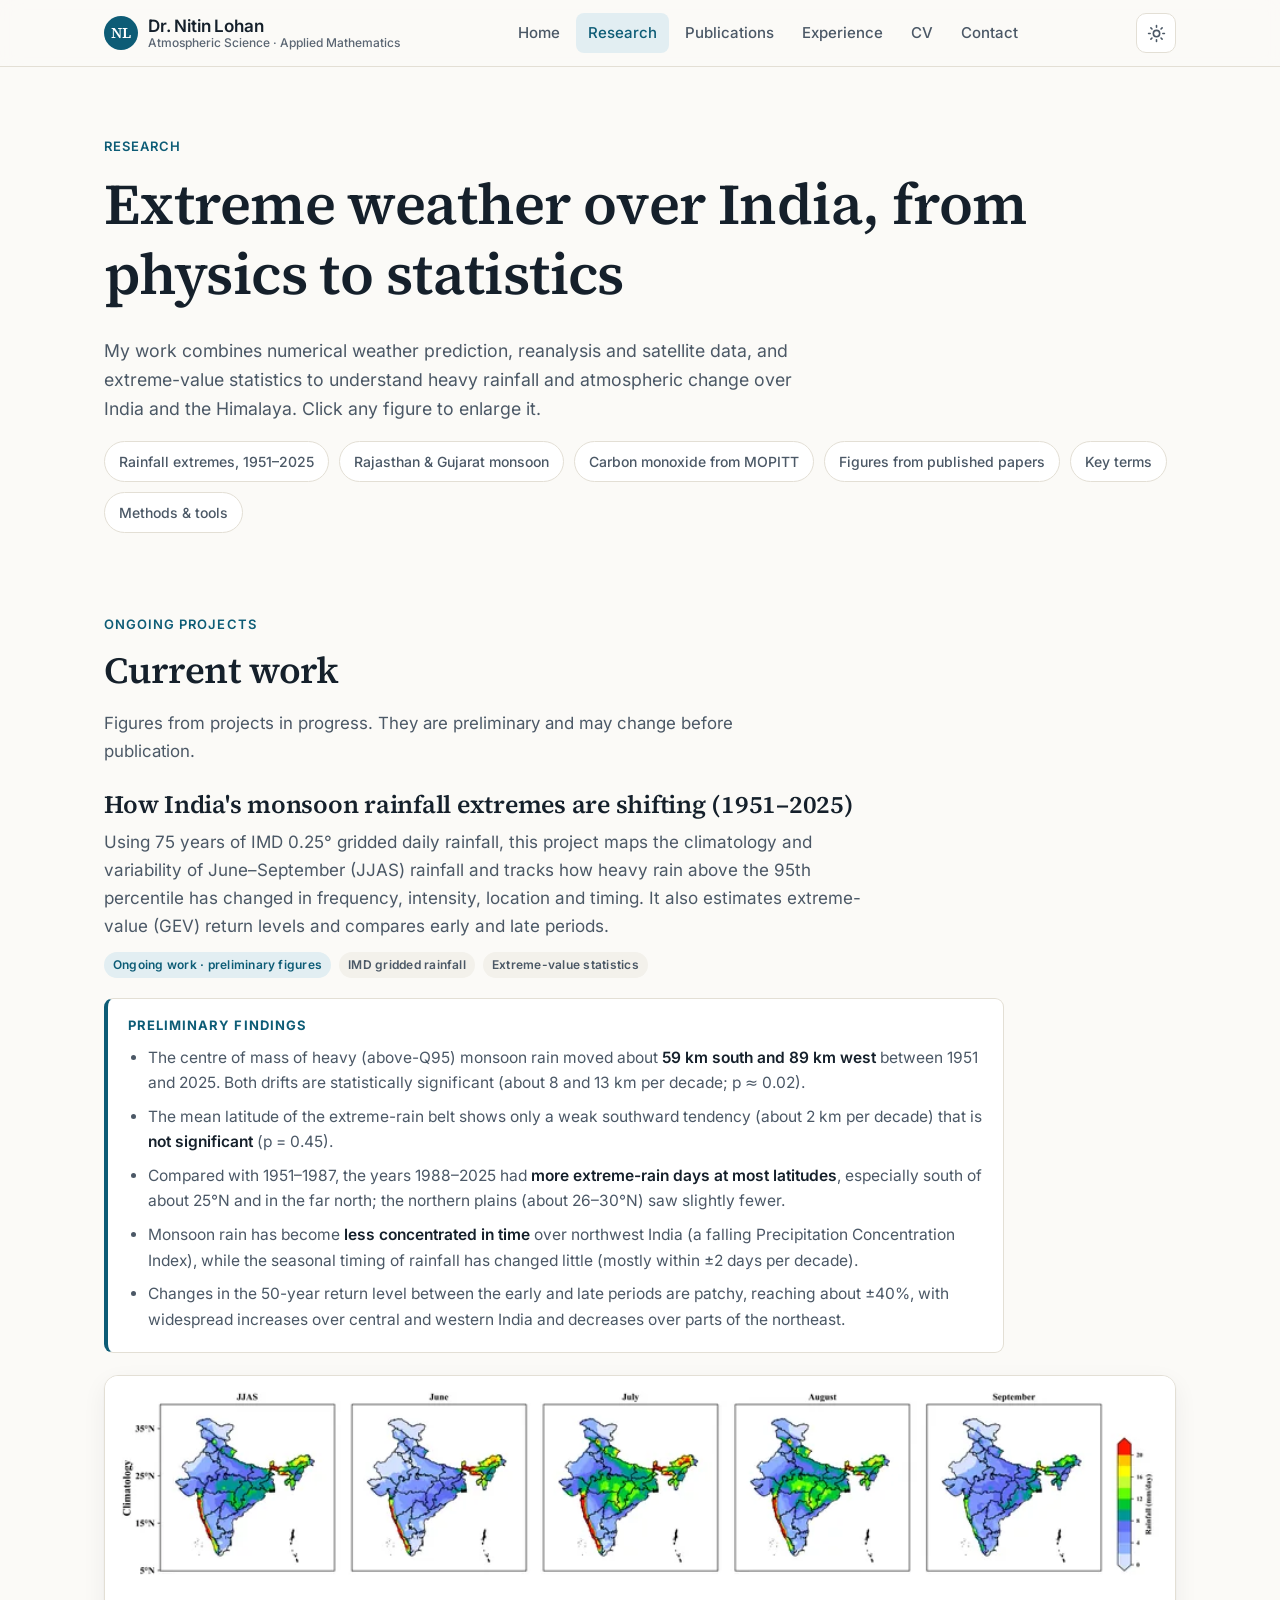
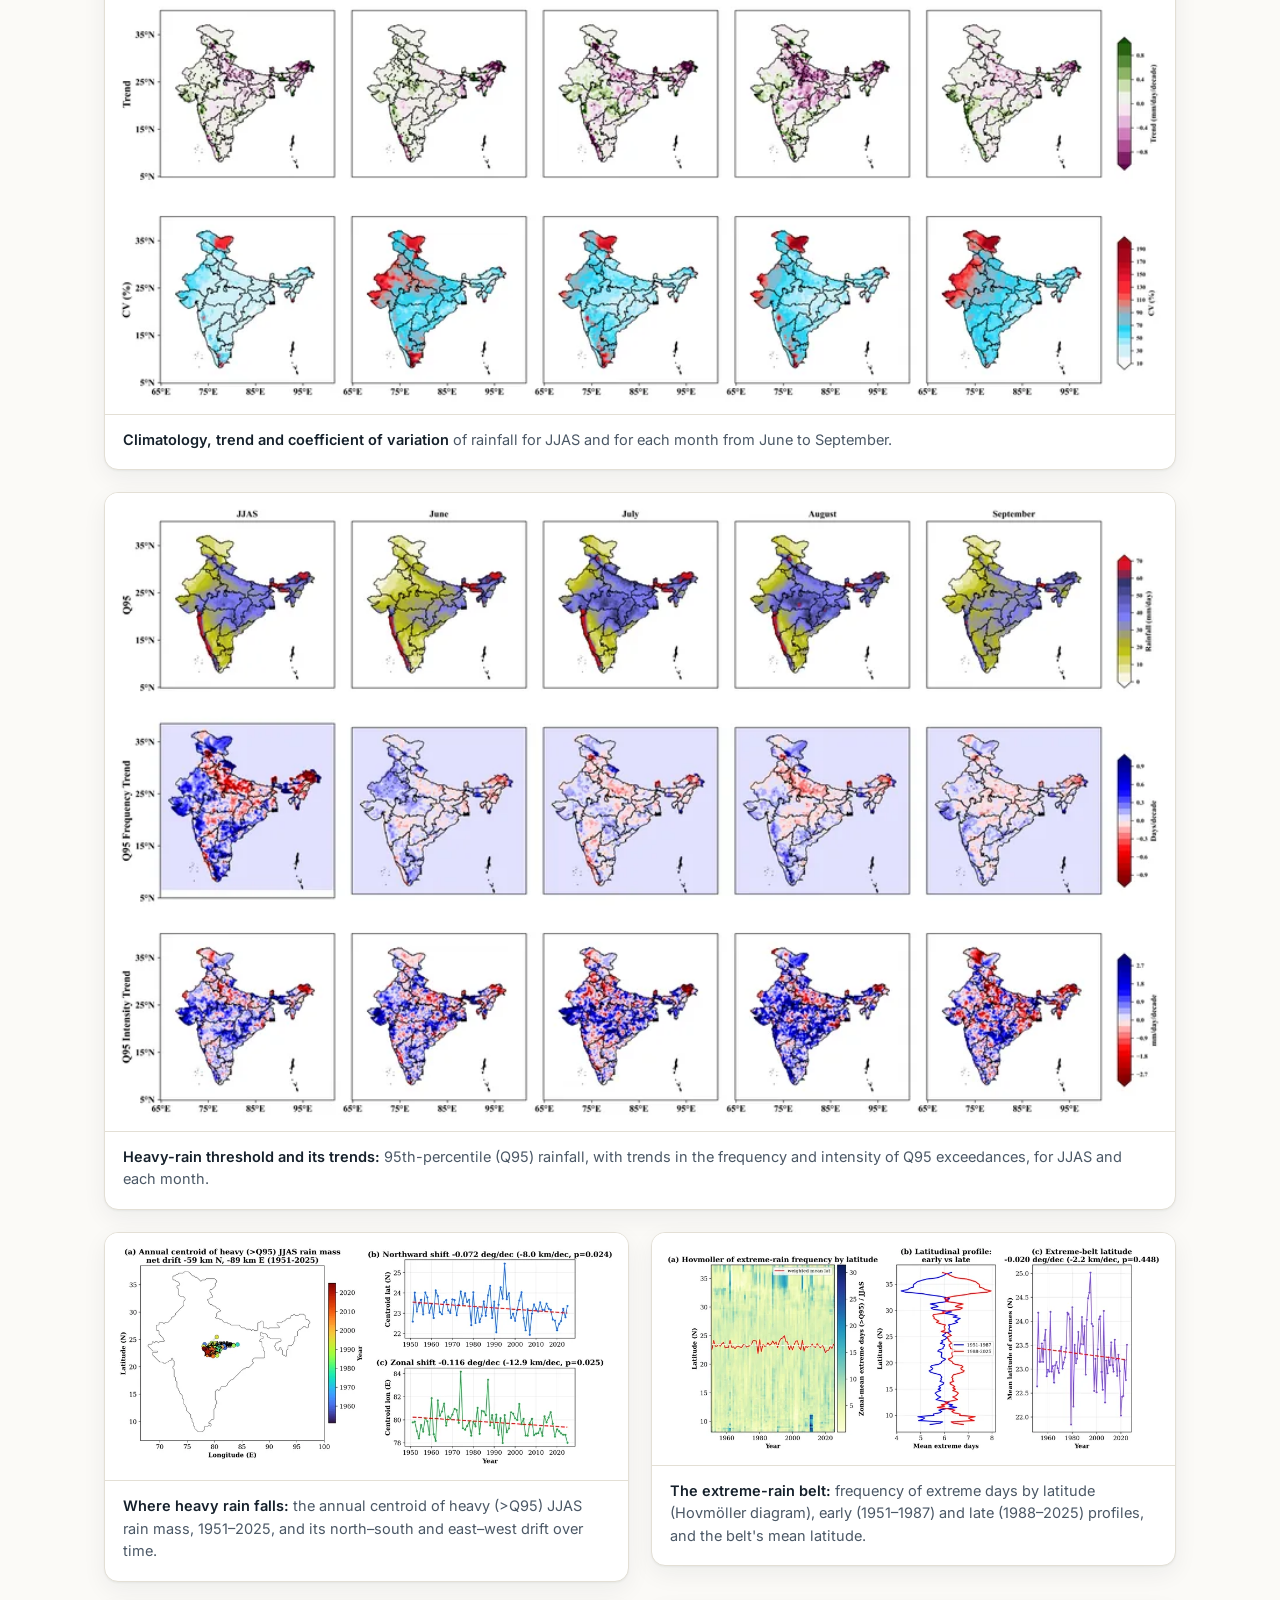
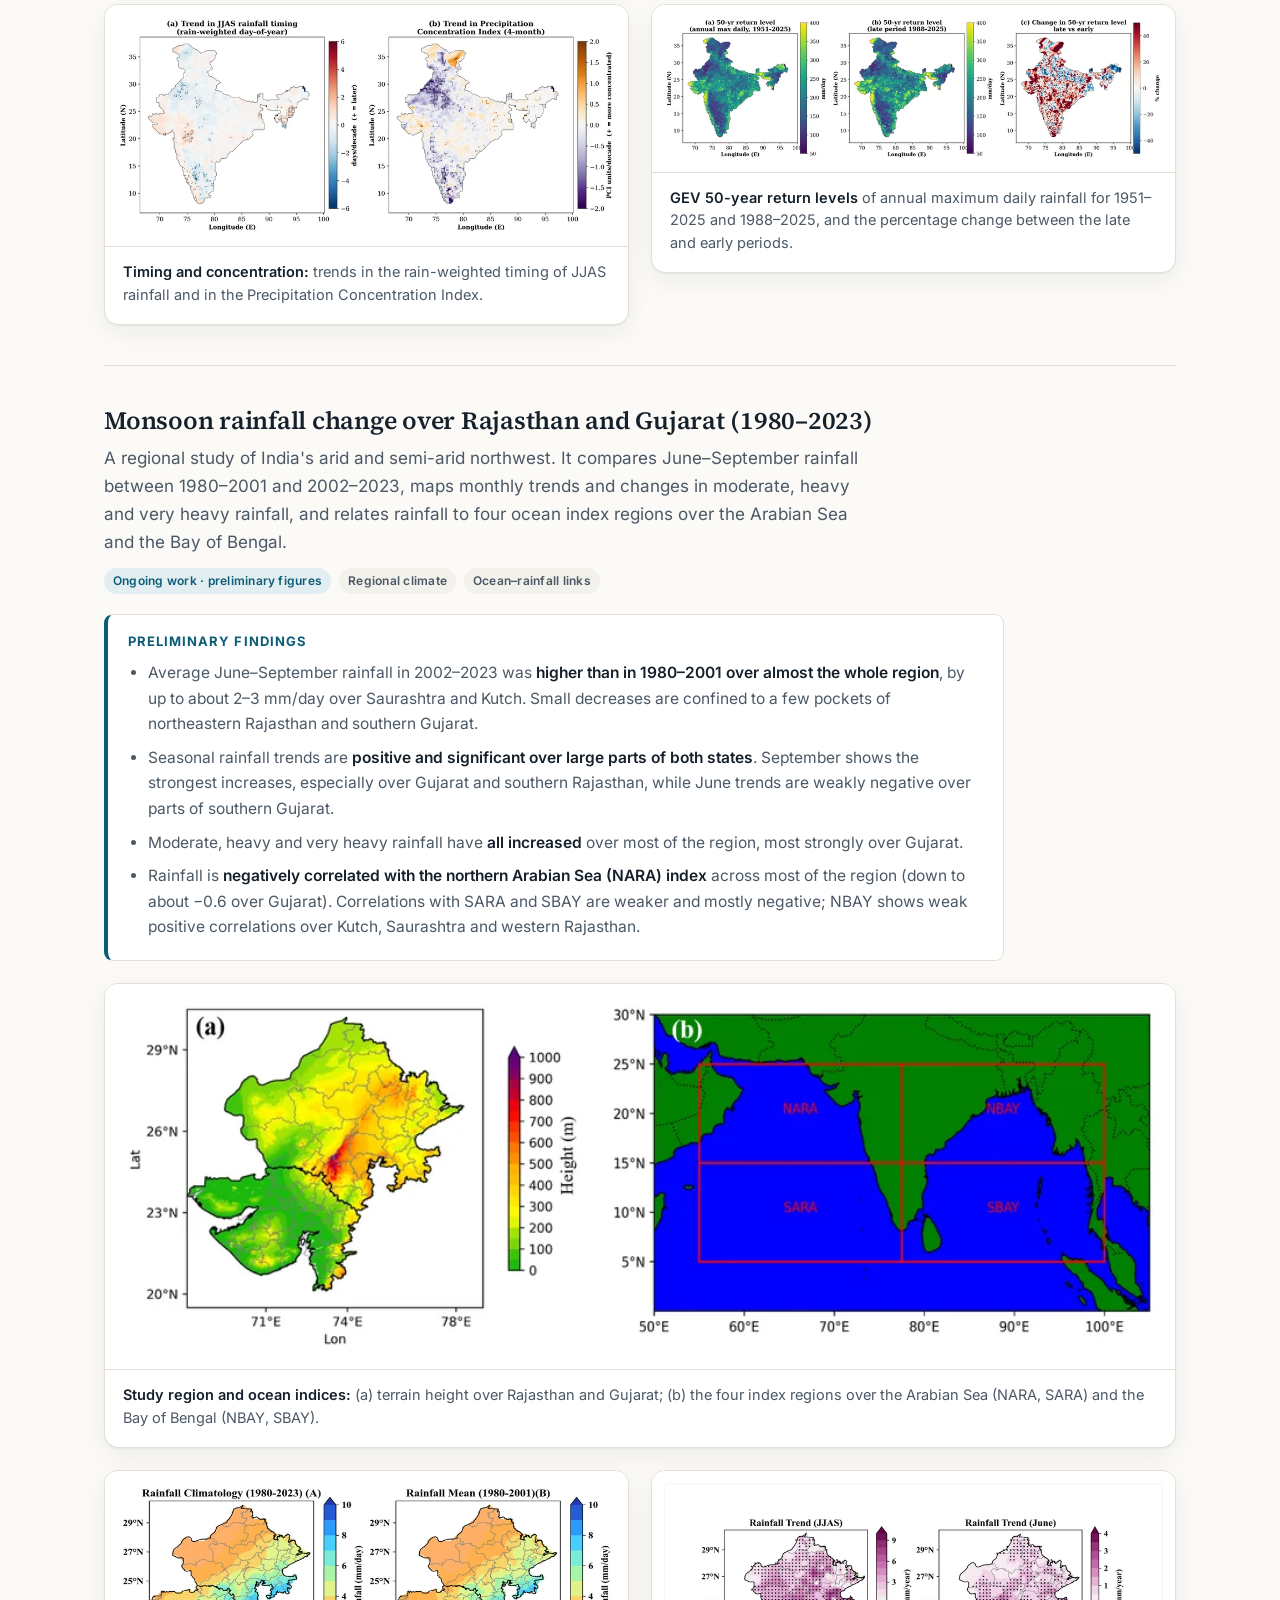
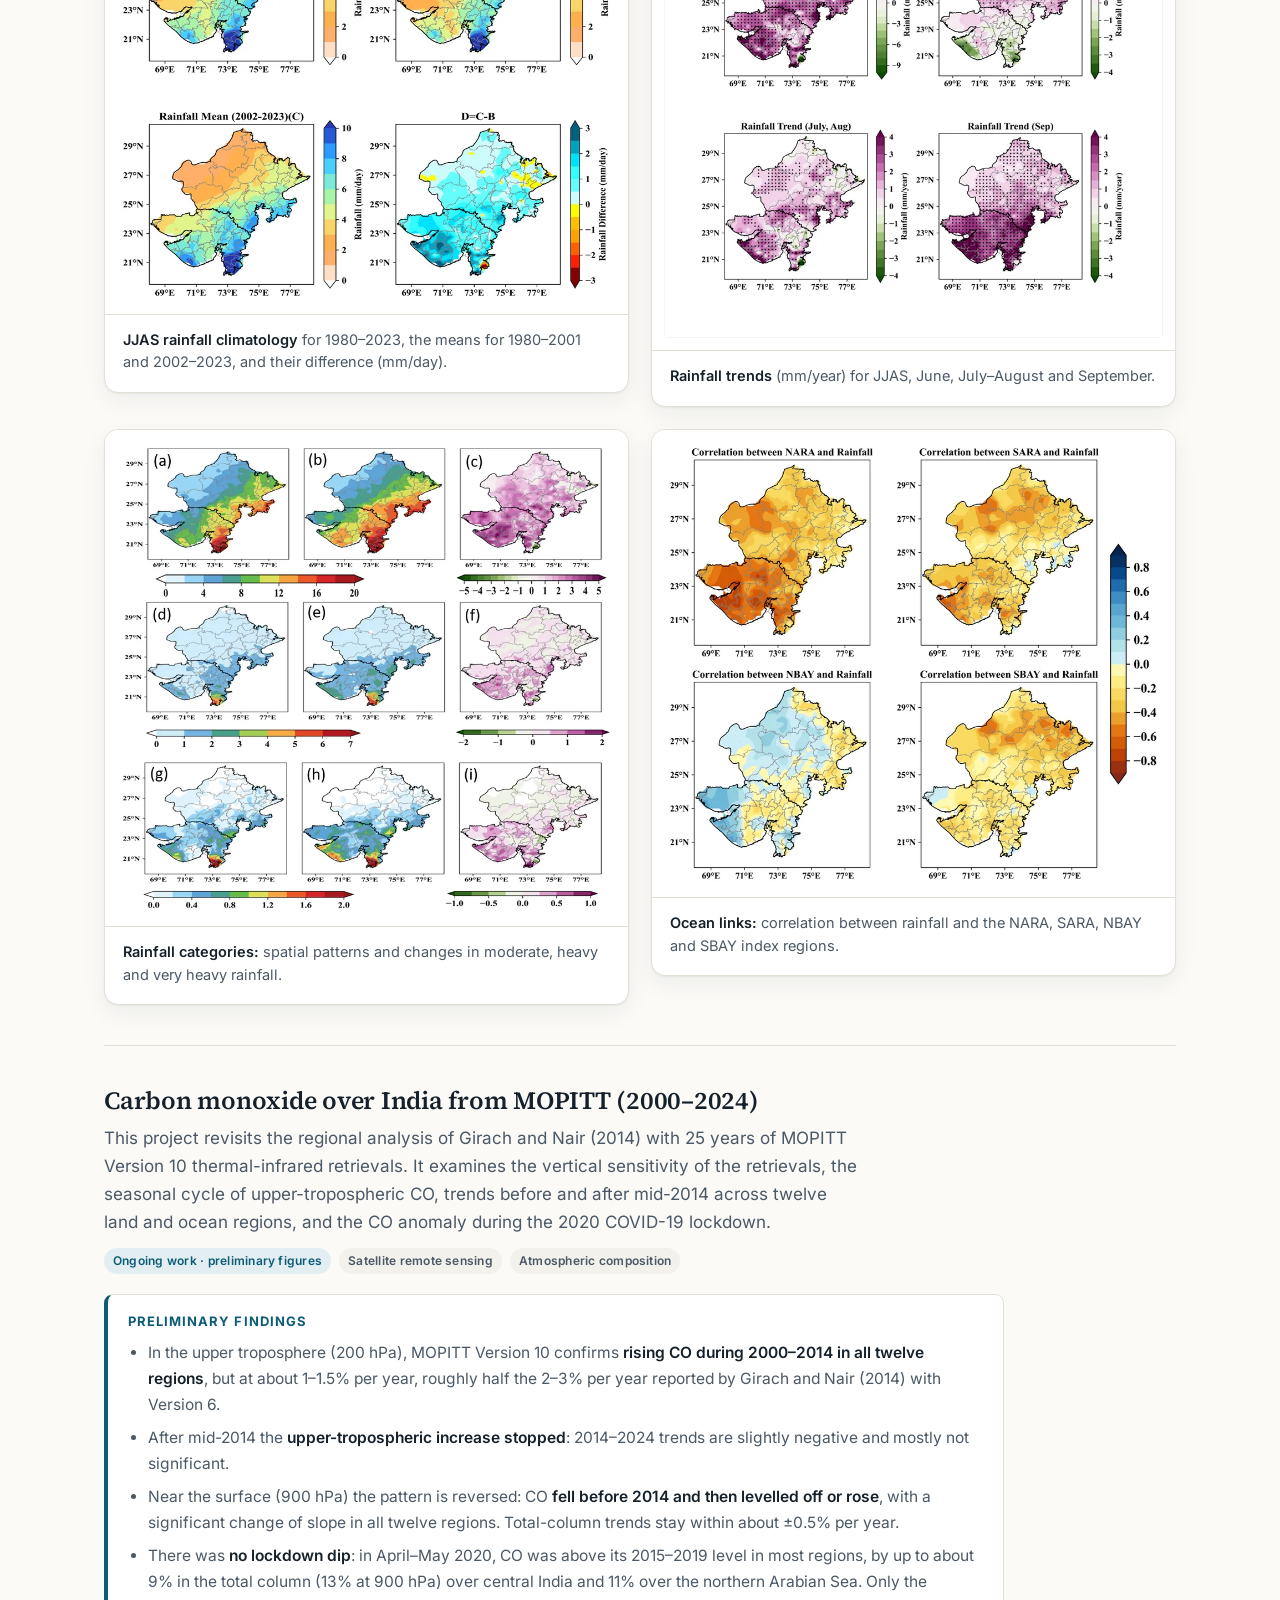
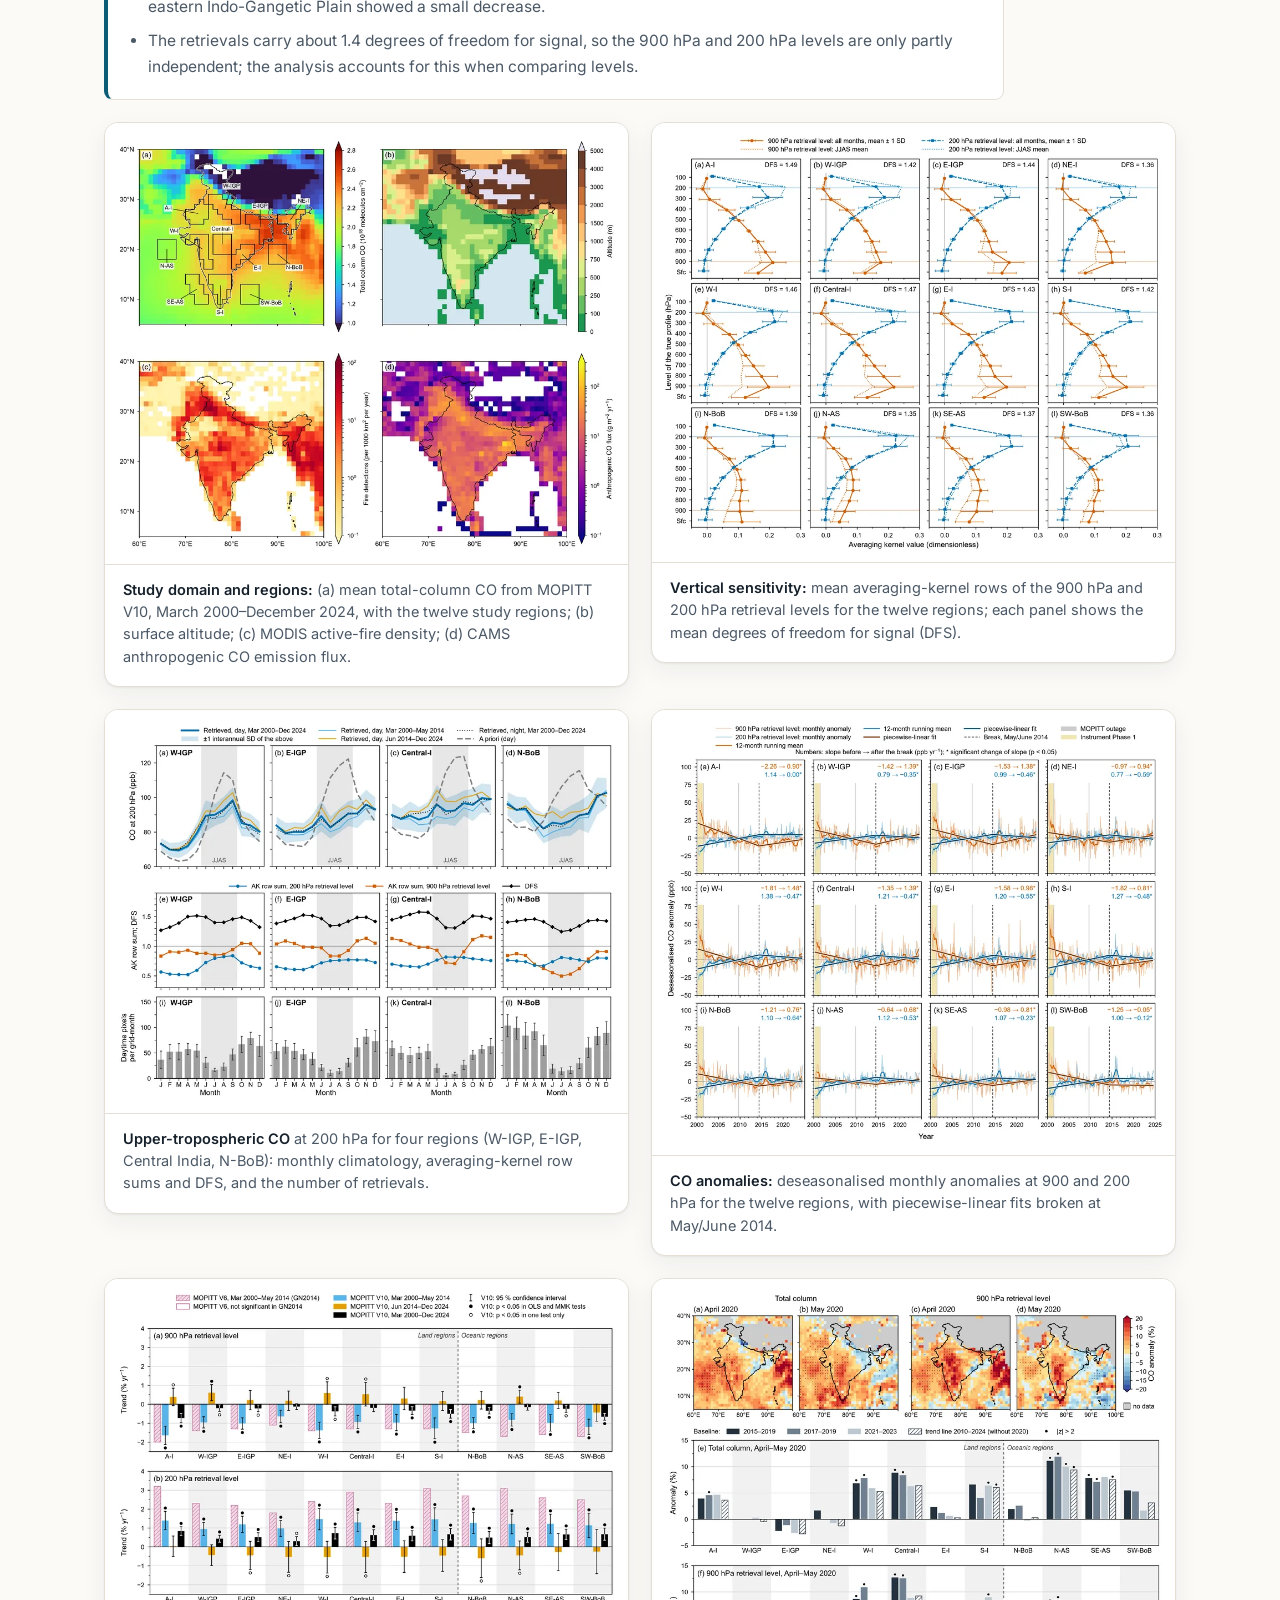
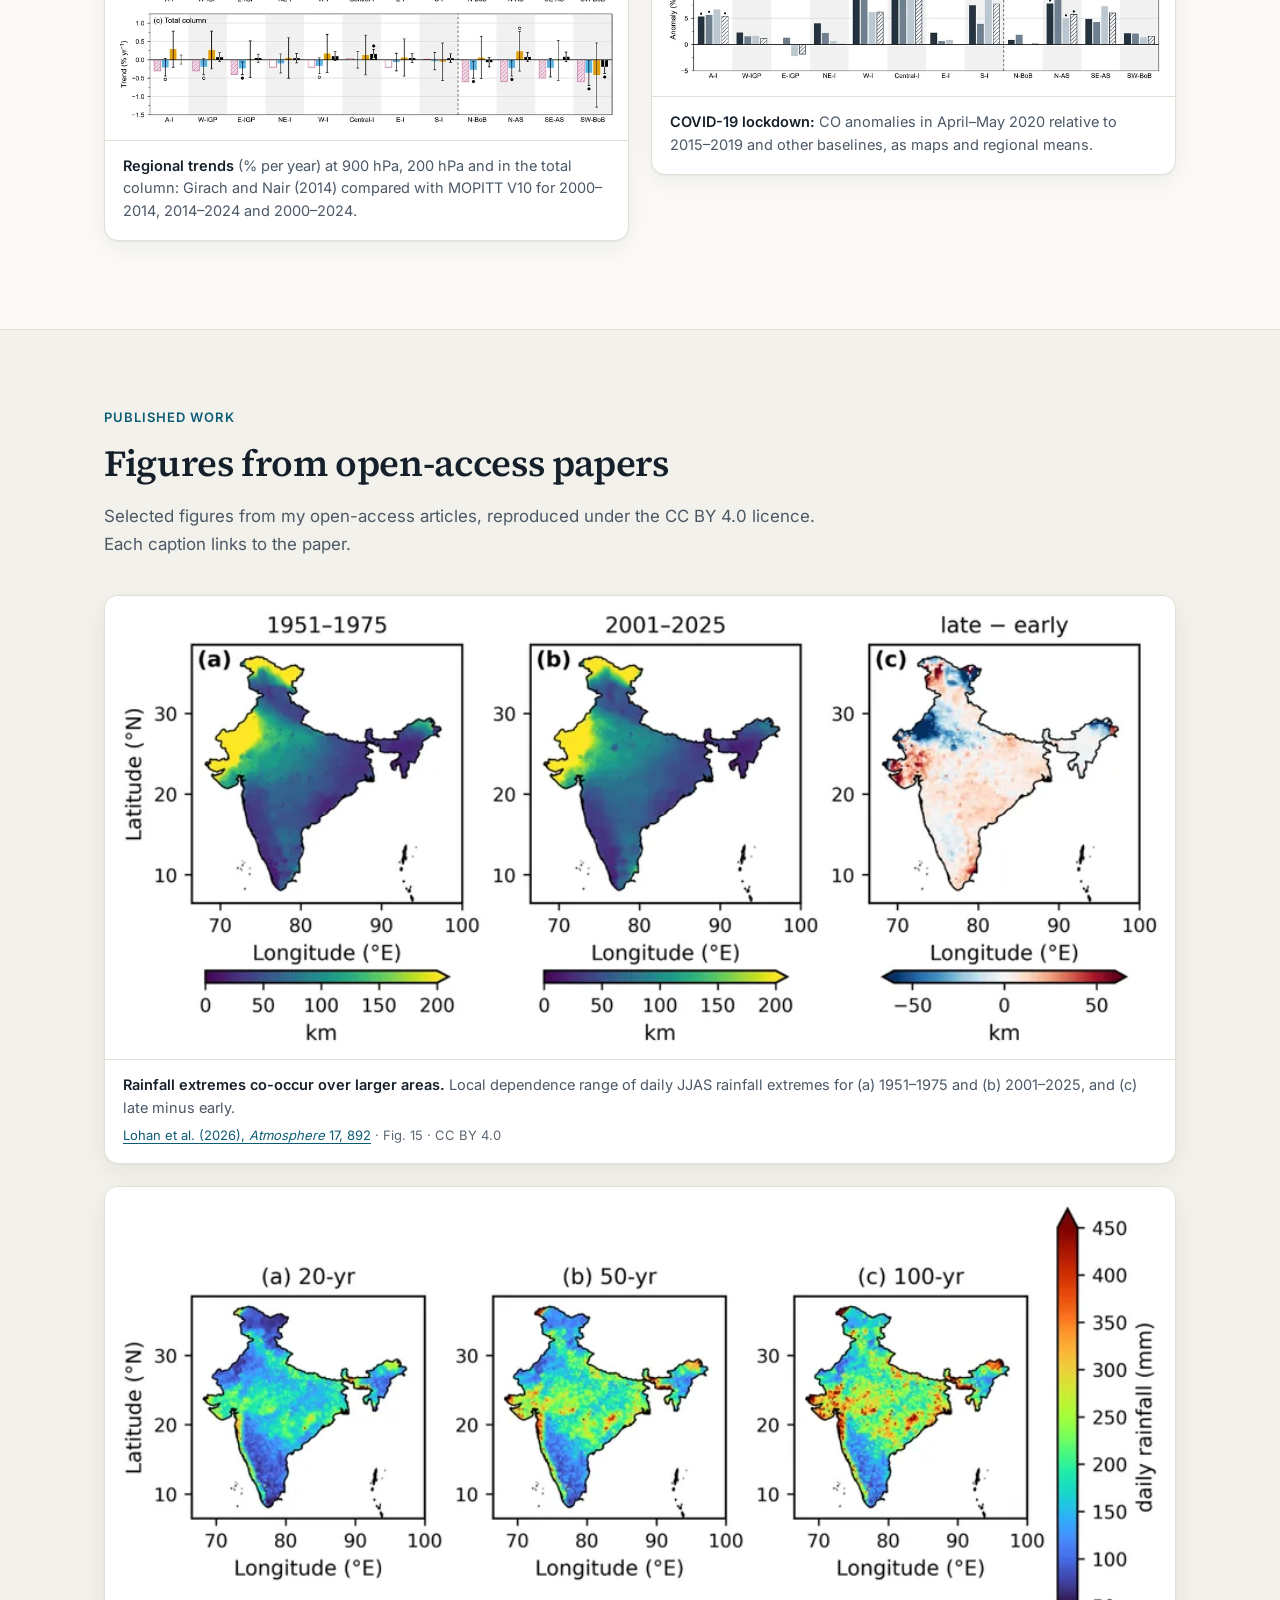
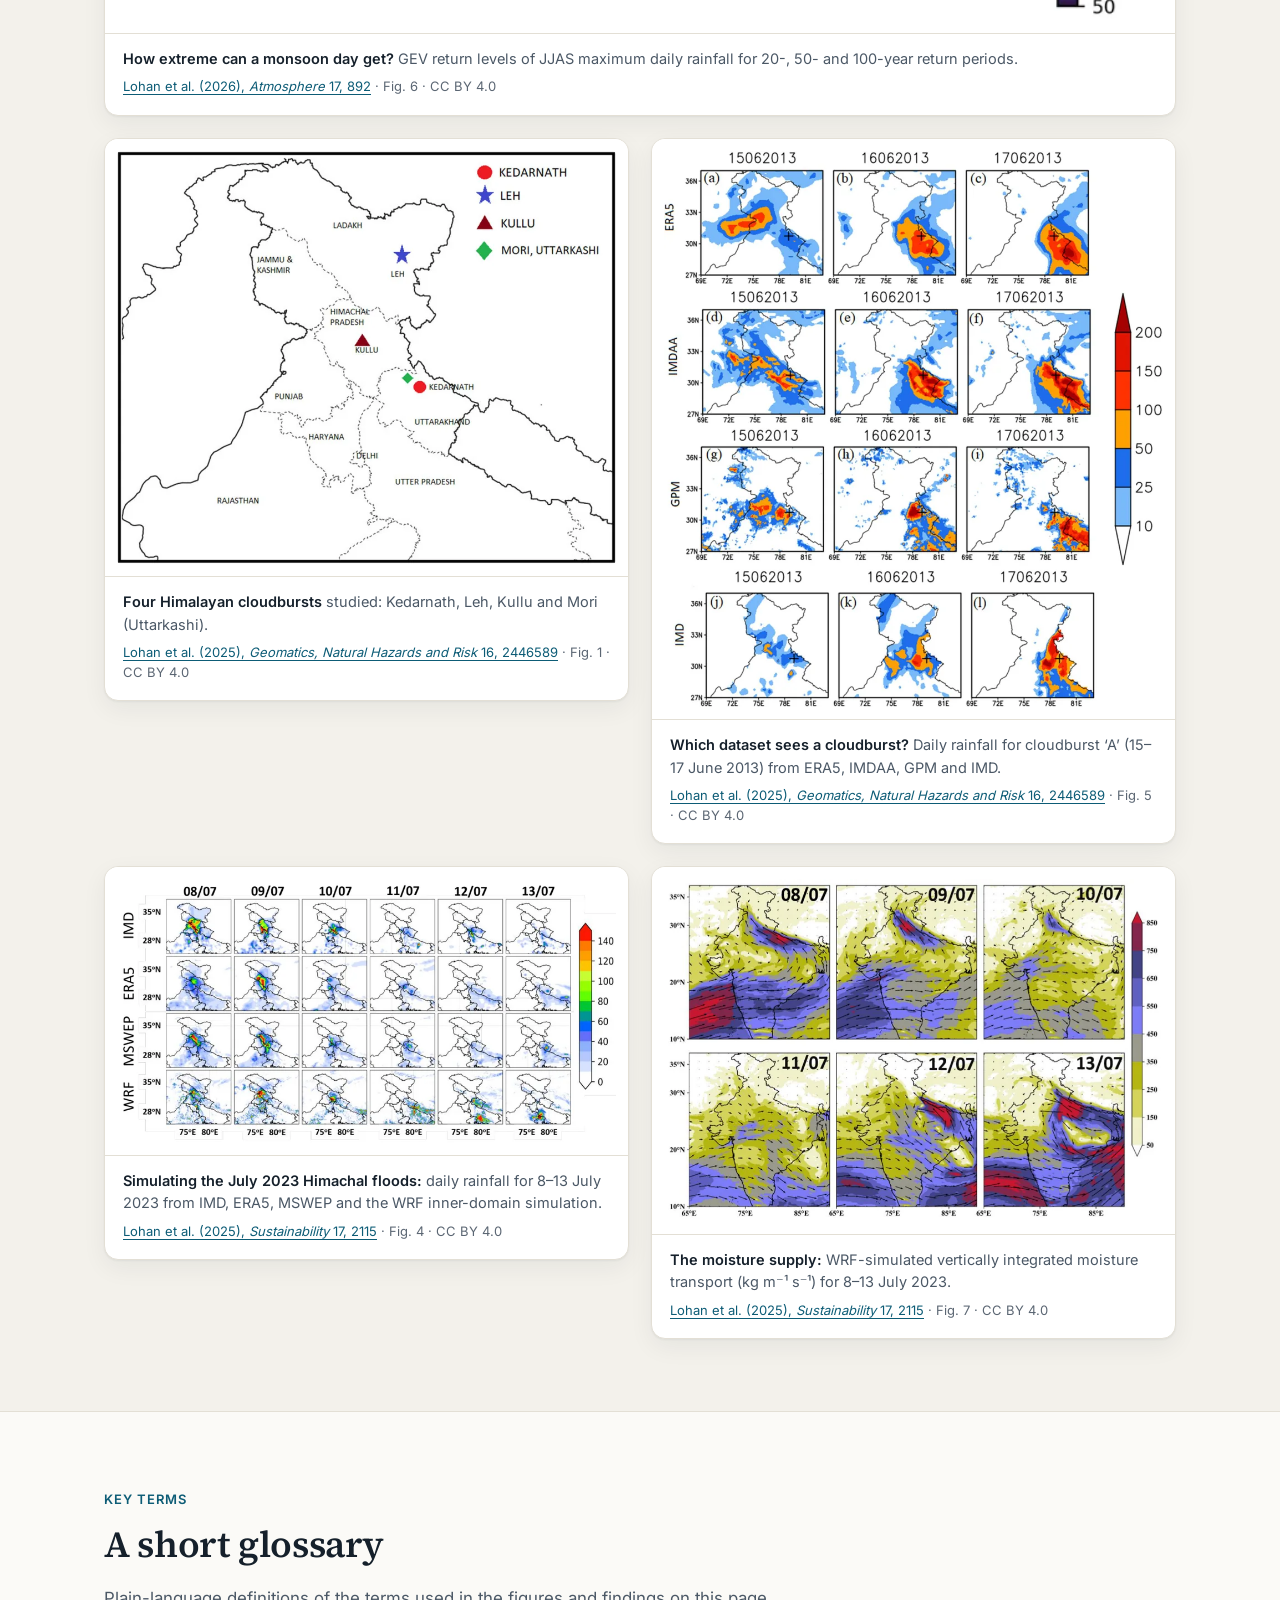
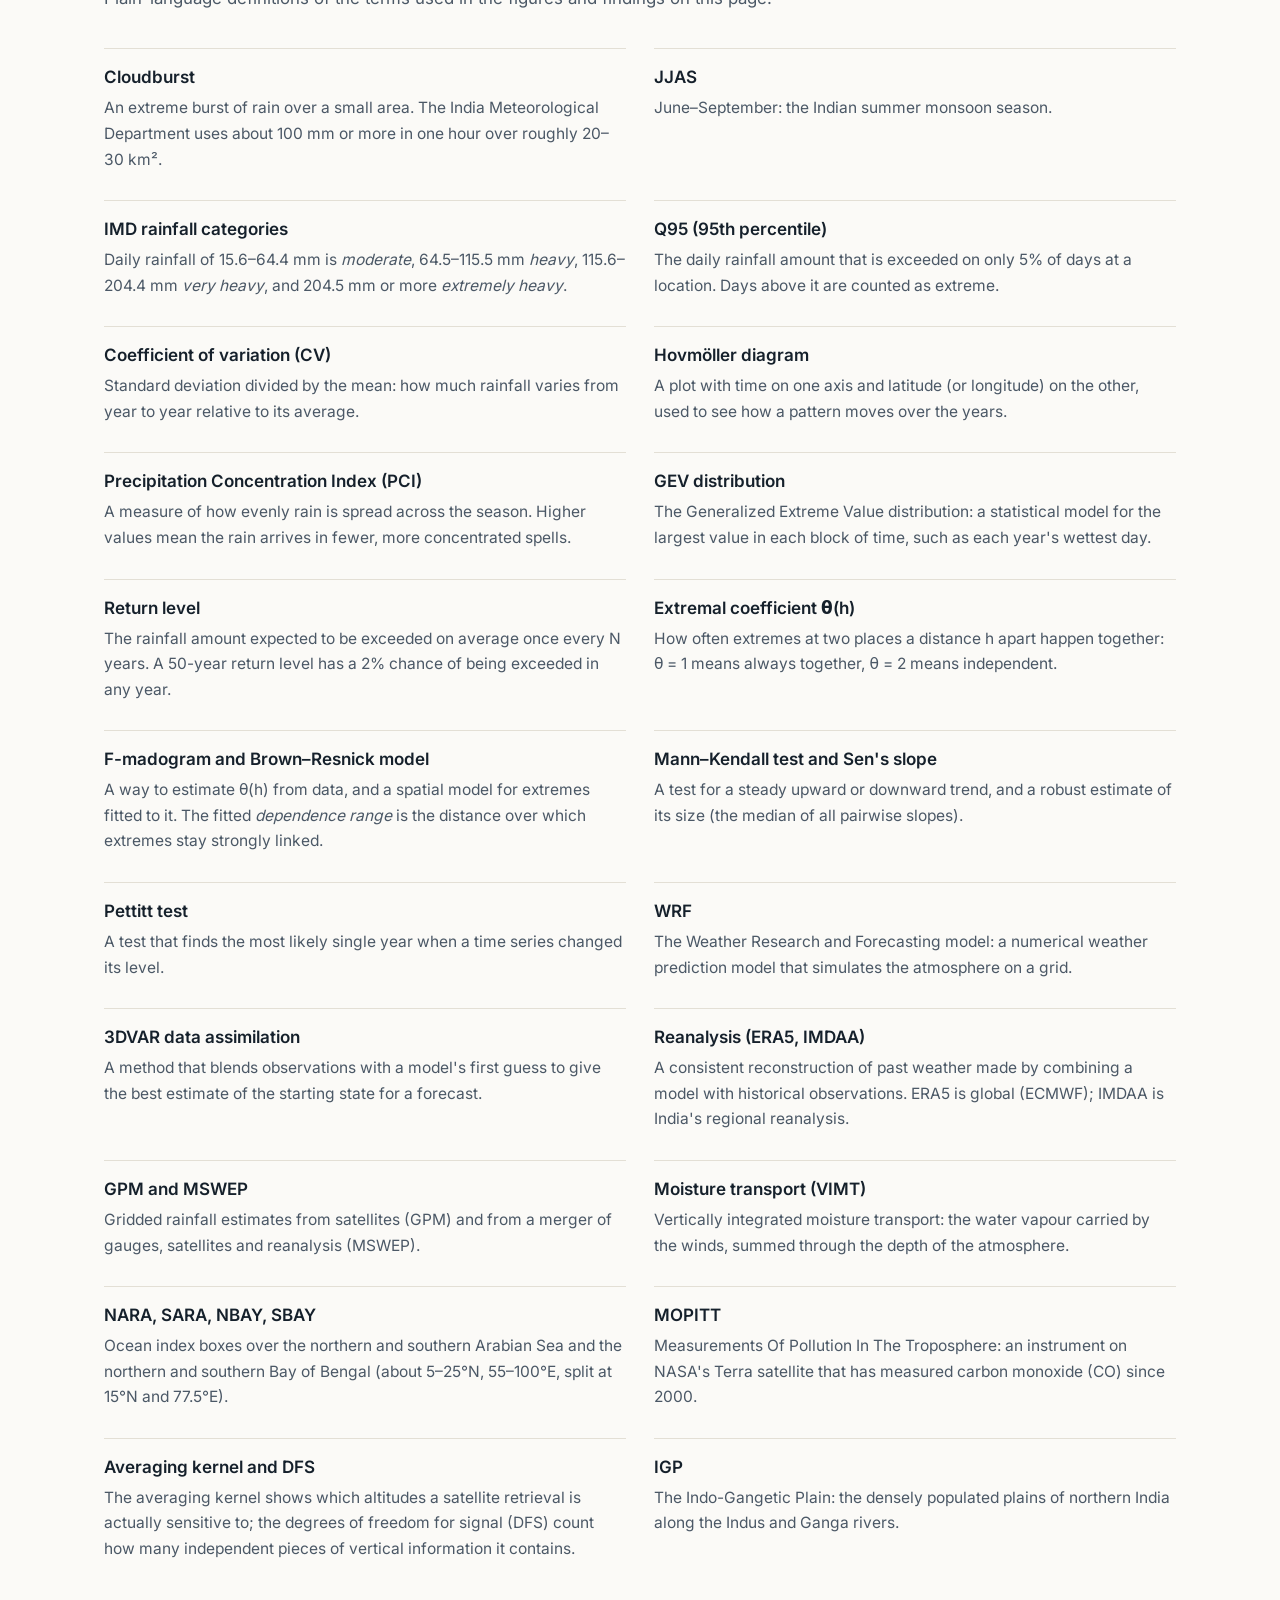
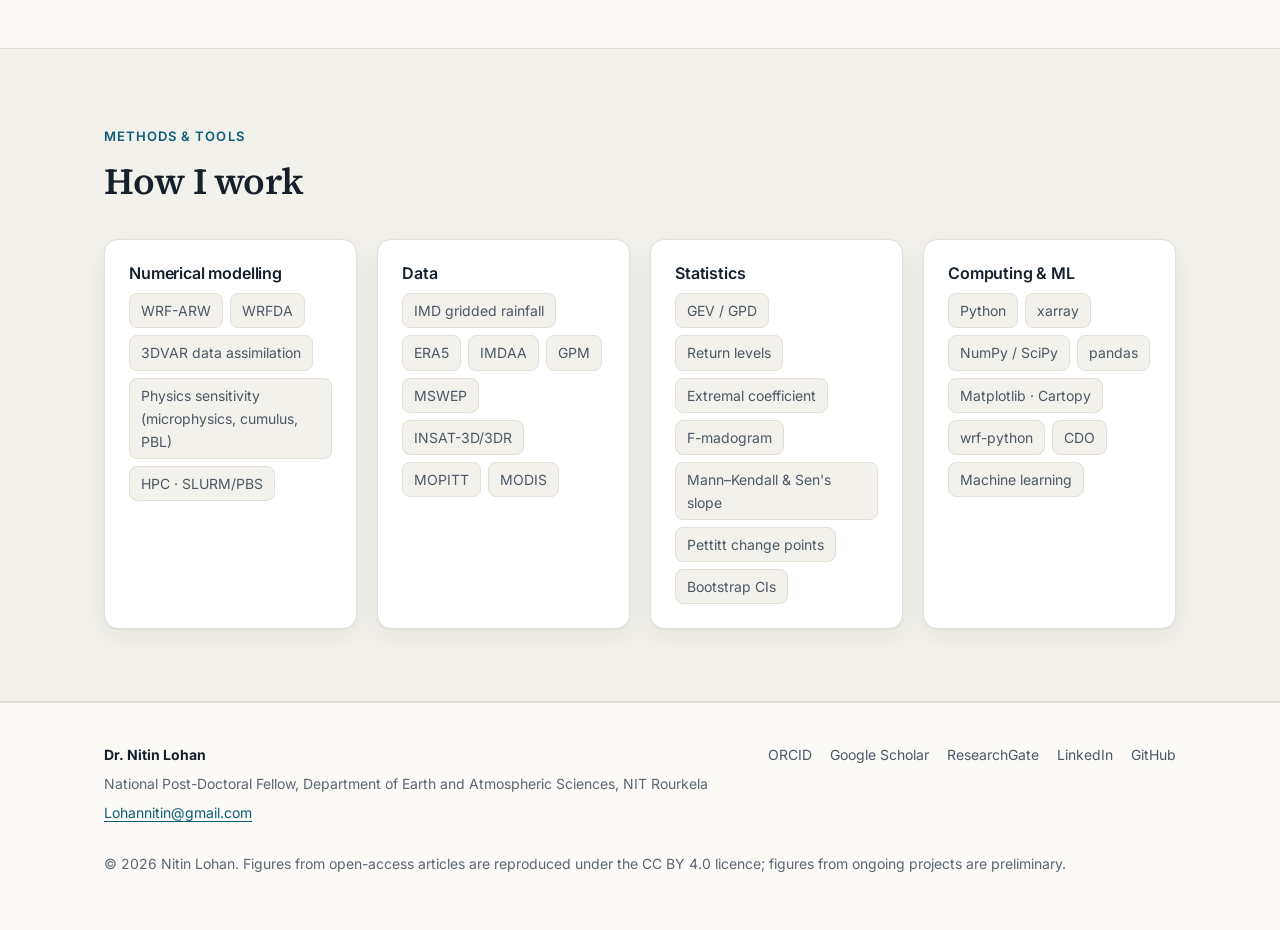
<file: research.html>
<!DOCTYPE html>
<html lang="en">
<head>
<meta charset="utf-8">
<meta name="viewport" content="width=device-width, initial-scale=1">
<title>Research | Dr. Nitin Lohan</title>
<meta name="description" content="Research by Dr. Nitin Lohan on Indian monsoon rainfall extremes, Himalayan cloudbursts, WRF modelling and satellite carbon monoxide, with figures from ongoing projects and open-access papers.">
<meta name="author" content="Dr. Nitin Lohan">
<link rel="canonical" href="https://lohannitin.github.io/research.html">
<meta property="og:type" content="website">
<meta property="og:site_name" content="Dr. Nitin Lohan">
<meta property="og:title" content="Research | Dr. Nitin Lohan">
<meta property="og:description" content="Research by Dr. Nitin Lohan on Indian monsoon rainfall extremes, Himalayan cloudbursts, WRF modelling and satellite carbon monoxide, with figures from ongoing projects and open-access papers.">
<meta property="og:url" content="https://lohannitin.github.io/research.html">
<meta property="og:image" content="https://lohannitin.github.io/assets/img/nitin-lohan-og.jpg">
<meta name="twitter:card" content="summary">
<meta name="theme-color" content="#0d5c76">
<link rel="icon" href="favicon.svg" type="image/svg+xml">
<link rel="preload" href="assets/fonts/inter-latin-wght-normal.woff2" as="font" type="font/woff2" crossorigin>
<link rel="preload" href="assets/fonts/source-serif-4-latin-wght-normal.woff2" as="font" type="font/woff2" crossorigin>
<link rel="stylesheet" href="assets/css/site.css">
<script>try{var t=localStorage.getItem('theme');if(t)document.documentElement.dataset.theme=t}catch(e){}</script>
</head>
<body>
<a class="skip" href="#main">Skip to content</a>
<header class="site-header">
  <nav class="wrap nav" aria-label="Main">
    <a class="brand" href="index.html"><span class="brand-mark" aria-hidden="true">NL</span><span>Dr. Nitin Lohan<small>Atmospheric Science · Applied Mathematics</small></span></a>
    <ul class="nav-links" id="nav-links"><li><a href="index.html">Home</a></li><li><a href="research.html" aria-current="page">Research</a></li><li><a href="publications.html">Publications</a></li><li><a href="experience.html">Experience</a></li><li><a href="cv.html">CV</a></li><li><a href="contact.html">Contact</a></li></ul>
    <div class="nav-tools">
      <button class="icon-btn theme-btn" type="button" aria-label="Switch between light and dark theme"><svg class="sun" viewBox="0 0 24 24" fill="none" stroke="currentColor" stroke-width="2" stroke-linecap="round" aria-hidden="true"><circle cx="12" cy="12" r="4"/><path d="M12 2v2M12 20v2M4.9 4.9l1.4 1.4M17.7 17.7l1.4 1.4M2 12h2M20 12h2M4.9 19.1l1.4-1.4M17.7 6.3l1.4-1.4"/></svg><svg class="moon" viewBox="0 0 24 24" fill="none" stroke="currentColor" stroke-width="2" stroke-linecap="round" stroke-linejoin="round" aria-hidden="true"><path d="M21 12.8A9 9 0 1 1 11.2 3a7 7 0 0 0 9.8 9.8z"/></svg></button>
      <button class="icon-btn menu-btn" type="button" aria-label="Open menu" aria-controls="nav-links" aria-expanded="false"><svg viewBox="0 0 24 24" fill="none" stroke="currentColor" stroke-width="2" stroke-linecap="round" aria-hidden="true"><path d="M4 7h16M4 12h16M4 17h16"/></svg></button>
    </div>
  </nav>
</header>
<main id="main">

<section class="page-hero">
  <div class="wrap">
    <span class="eyebrow">Research</span>
    <h1>Extreme weather over India, from physics to statistics</h1>
    <p>My work combines numerical weather prediction, reanalysis and satellite data, and extreme-value statistics to understand heavy rainfall and atmospheric change over India and the Himalaya. Click any figure to enlarge it.</p>
    <div class="toc" aria-label="On this page">
      <a href="#extremes">Rainfall extremes, 1951–2025</a>
      <a href="#nw-india">Rajasthan &amp; Gujarat monsoon</a>
      <a href="#co">Carbon monoxide from MOPITT</a>
      <a href="#published">Figures from published papers</a>
      <a href="#glossary">Key terms</a>
      <a href="#methods">Methods &amp; tools</a>
    </div>
  </div>
</section>

<section class="tight">
  <div class="wrap">
    <div class="section-head" style="margin-bottom:8px">
      <span class="eyebrow">Ongoing projects</span>
      <h2>Current work</h2>
      <p>Figures from projects in progress. They are preliminary and may change before publication.</p>
    </div>

    <article class="project" id="extremes">
      <div class="project-head">
        <div>
          <h3>How India's monsoon rainfall extremes are shifting (1951–2025)</h3>
          <p>Using 75 years of IMD 0.25° gridded daily rainfall, this project maps the climatology and variability of June–September (JJAS) rainfall and tracks how heavy rain above the 95th percentile has changed in frequency, intensity, location and timing. It also estimates extreme-value (GEV) return levels and compares early and late periods.</p>
          <div class="project-meta"><span class="badge badge-accent">Ongoing work · preliminary figures</span><span class="badge">IMD gridded rainfall</span><span class="badge">Extreme-value statistics</span></div><div class="findings"><h4>Preliminary findings</h4><ul><li>The centre of mass of heavy (above-Q95) monsoon rain moved about <b>59 km south and 89 km west</b> between 1951 and 2025. Both drifts are statistically significant (about 8 and 13 km per decade; p ≈ 0.02).</li><li>The mean latitude of the extreme-rain belt shows only a weak southward tendency (about 2 km per decade) that is <b>not significant</b> (p = 0.45).</li><li>Compared with 1951–1987, the years 1988–2025 had <b>more extreme-rain days at most latitudes</b>, especially south of about 25°N and in the far north; the northern plains (about 26–30°N) saw slightly fewer.</li><li>Monsoon rain has become <b>less concentrated in time</b> over northwest India (a falling Precipitation Concentration Index), while the seasonal timing of rainfall has changed little (mostly within ±2 days per decade).</li><li>Changes in the 50-year return level between the early and late periods are patchy, reaching about ±40%, with widespread increases over central and western India and decreases over parts of the northeast.</li></ul></div>
        </div>
      </div>
      <div class="gallery">
        <figure class="fig wide"><a class="zoom" href="assets/img/research/ex-fig01-lg.webp"><img src="assets/img/research/ex-fig01-sm.webp" width="900" height="528" alt="Climatology, trend and coefficient of variation of rainfall for JJAS and for each month from June to September." loading="lazy" decoding="async"></a><figcaption><b>Climatology, trend and coefficient of variation</b> of rainfall for JJAS and for each month from June to September.</figcaption></figure>
        <figure class="fig wide"><a class="zoom" href="assets/img/research/ex-fig02-lg.webp"><img src="assets/img/research/ex-fig02-sm.webp" width="900" height="528" alt="Heavy-rain threshold and its trends: 95th-percentile (Q95) rainfall, with trends in the frequency and intensity of Q95 exceedances, for JJAS and each month." loading="lazy" decoding="async"></a><figcaption><b>Heavy-rain threshold and its trends:</b> 95th-percentile (Q95) rainfall, with trends in the frequency and intensity of Q95 exceedances, for JJAS and each month.</figcaption></figure>
        <figure class="fig"><a class="zoom" href="assets/img/research/ex-fig03-lg.webp"><img src="assets/img/research/ex-fig03-sm.webp" width="900" height="403" alt="Where heavy rain falls: the annual centroid of heavy (&gt;Q95) JJAS rain mass, 1951–2025, and its north–south and east–west drift over time." loading="lazy" decoding="async"></a><figcaption><b>Where heavy rain falls:</b> the annual centroid of heavy (&gt;Q95) JJAS rain mass, 1951–2025, and its north–south and east–west drift over time.</figcaption></figure>
        <figure class="fig"><a class="zoom" href="assets/img/research/ex-fig04-lg.webp"><img src="assets/img/research/ex-fig04-sm.webp" width="900" height="375" alt="The extreme-rain belt: frequency of extreme days by latitude (Hovmöller diagram), early (1951–1987) and late (1988–2025) profiles, and the belt&#x27;s mean latitude." loading="lazy" decoding="async"></a><figcaption><b>The extreme-rain belt:</b> frequency of extreme days by latitude (Hovmöller diagram), early (1951–1987) and late (1988–2025) profiles, and the belt's mean latitude.</figcaption></figure>
        <figure class="fig"><a class="zoom" href="assets/img/research/ex-fig05-lg.webp"><img src="assets/img/research/ex-fig05-sm.webp" width="900" height="392" alt="Timing and concentration: trends in the rain-weighted timing of JJAS rainfall and in the Precipitation Concentration Index." loading="lazy" decoding="async"></a><figcaption><b>Timing and concentration:</b> trends in the rain-weighted timing of JJAS rainfall and in the Precipitation Concentration Index.</figcaption></figure>
        <figure class="fig"><a class="zoom" href="assets/img/research/ex-fig06-lg.webp"><img src="assets/img/research/ex-fig06-sm.webp" width="900" height="258" alt="GEV 50-year return levels of annual maximum daily rainfall for 1951–2025 and 1988–2025, and the percentage change between the late and early periods." loading="lazy" decoding="async"></a><figcaption><b>GEV 50-year return levels</b> of annual maximum daily rainfall for 1951–2025 and 1988–2025, and the percentage change between the late and early periods.</figcaption></figure>
      </div>
    </article>

    <article class="project" id="nw-india">
      <div class="project-head">
        <div>
          <h3>Monsoon rainfall change over Rajasthan and Gujarat (1980–2023)</h3>
          <p>A regional study of India's arid and semi-arid northwest. It compares June–September rainfall between 1980–2001 and 2002–2023, maps monthly trends and changes in moderate, heavy and very heavy rainfall, and relates rainfall to four ocean index regions over the Arabian Sea and the Bay of Bengal.</p>
          <div class="project-meta"><span class="badge badge-accent">Ongoing work · preliminary figures</span><span class="badge">Regional climate</span><span class="badge">Ocean–rainfall links</span></div><div class="findings"><h4>Preliminary findings</h4><ul><li>Average June–September rainfall in 2002–2023 was <b>higher than in 1980–2001 over almost the whole region</b>, by up to about 2–3 mm/day over Saurashtra and Kutch. Small decreases are confined to a few pockets of northeastern Rajasthan and southern Gujarat.</li><li>Seasonal rainfall trends are <b>positive and significant over large parts of both states</b>. September shows the strongest increases, especially over Gujarat and southern Rajasthan, while June trends are weakly negative over parts of southern Gujarat.</li><li>Moderate, heavy and very heavy rainfall have <b>all increased</b> over most of the region, most strongly over Gujarat.</li><li>Rainfall is <b>negatively correlated with the northern Arabian Sea (NARA) index</b> across most of the region (down to about −0.6 over Gujarat). Correlations with SARA and SBAY are weaker and mostly negative; NBAY shows weak positive correlations over Kutch, Saurashtra and western Rajasthan.</li></ul></div>
        </div>
      </div>
      <div class="gallery">
        <figure class="fig wide"><a class="zoom" href="assets/img/research/nw-elevation-lg.webp"><img src="assets/img/research/nw-elevation-sm.webp" width="900" height="311" alt="Study region and ocean indices: (a) terrain height over Rajasthan and Gujarat; (b) the four index regions over the Arabian Sea (NARA, SARA) and the Bay of Bengal (NBAY, SBAY)." loading="lazy" decoding="async"></a><figcaption><b>Study region and ocean indices:</b> (a) terrain height over Rajasthan and Gujarat; (b) the four index regions over the Arabian Sea (NARA, SARA) and the Bay of Bengal (NBAY, SBAY).</figcaption></figure>
        <figure class="fig"><a class="zoom" href="assets/img/research/nw-climatology-lg.webp"><img src="assets/img/research/nw-climatology-sm.webp" width="900" height="755" alt="JJAS rainfall climatology for 1980–2023, the means for 1980–2001 and 2002–2023, and their difference (mm/day)." loading="lazy" decoding="async"></a><figcaption><b>JJAS rainfall climatology</b> for 1980–2023, the means for 1980–2001 and 2002–2023, and their difference (mm/day).</figcaption></figure>
        <figure class="fig"><a class="zoom" href="assets/img/research/nw-trend-lg.webp"><img src="assets/img/research/nw-trend-sm.webp" width="900" height="821" alt="Rainfall trends (mm/year) for JJAS, June, July–August and September." loading="lazy" decoding="async"></a><figcaption><b>Rainfall trends</b> (mm/year) for JJAS, June, July–August and September.</figcaption></figure>
        <figure class="fig"><a class="zoom" href="assets/img/research/nw-categories-lg.webp"><img src="assets/img/research/nw-categories-sm.webp" width="900" height="852" alt="Rainfall categories: spatial patterns and changes in moderate, heavy and very heavy rainfall." loading="lazy" decoding="async"></a><figcaption><b>Rainfall categories:</b> spatial patterns and changes in moderate, heavy and very heavy rainfall.</figcaption></figure>
        <figure class="fig"><a class="zoom" href="assets/img/research/nw-correlation-lg.webp"><img src="assets/img/research/nw-correlation-sm.webp" width="900" height="800" alt="Ocean links: correlation between rainfall and the NARA, SARA, NBAY and SBAY index regions." loading="lazy" decoding="async"></a><figcaption><b>Ocean links:</b> correlation between rainfall and the NARA, SARA, NBAY and SBAY index regions.</figcaption></figure>
      </div>
    </article>

    <article class="project" id="co">
      <div class="project-head">
        <div>
          <h3>Carbon monoxide over India from MOPITT (2000–2024)</h3>
          <p>This project revisits the regional analysis of Girach and Nair (2014) with 25 years of MOPITT Version 10 thermal-infrared retrievals. It examines the vertical sensitivity of the retrievals, the seasonal cycle of upper-tropospheric CO, trends before and after mid-2014 across twelve land and ocean regions, and the CO anomaly during the 2020 COVID-19 lockdown.</p>
          <div class="project-meta"><span class="badge badge-accent">Ongoing work · preliminary figures</span><span class="badge">Satellite remote sensing</span><span class="badge">Atmospheric composition</span></div><div class="findings"><h4>Preliminary findings</h4><ul><li>In the upper troposphere (200 hPa), MOPITT Version 10 confirms <b>rising CO during 2000–2014 in all twelve regions</b>, but at about 1–1.5% per year, roughly half the 2–3% per year reported by Girach and Nair (2014) with Version 6.</li><li>After mid-2014 the <b>upper-tropospheric increase stopped</b>: 2014–2024 trends are slightly negative and mostly not significant.</li><li>Near the surface (900 hPa) the pattern is reversed: CO <b>fell before 2014 and then levelled off or rose</b>, with a significant change of slope in all twelve regions. Total-column trends stay within about ±0.5% per year.</li><li>There was <b>no lockdown dip</b>: in April–May 2020, CO was above its 2015–2019 level in most regions, by up to about 9% in the total column (13% at 900 hPa) over central India and 11% over the northern Arabian Sea. Only the eastern Indo-Gangetic Plain showed a small decrease.</li><li>The retrievals carry about 1.4 degrees of freedom for signal, so the 900 hPa and 200 hPa levels are only partly independent; the analysis accounts for this when comparing levels.</li></ul></div>
        </div>
      </div>
      <div class="gallery">
        <figure class="fig"><a class="zoom" href="assets/img/research/co-fig01-lg.webp"><img src="assets/img/research/co-fig01-sm.webp" width="900" height="751" alt="Study domain and regions: (a) mean total-column CO from MOPITT V10, March 2000–December 2024, with the twelve study regions; (b) surface altitude; (c) MODIS active-fire density; (d) CAMS anthropogenic CO emission flux." loading="lazy" decoding="async"></a><figcaption><b>Study domain and regions:</b> (a) mean total-column CO from MOPITT V10, March 2000–December 2024, with the twelve study regions; (b) surface altitude; (c) MODIS active-fire density; (d) CAMS anthropogenic CO emission flux.</figcaption></figure>
        <figure class="fig"><a class="zoom" href="assets/img/research/co-fig02-lg.webp"><img src="assets/img/research/co-fig02-sm.webp" width="900" height="748" alt="Vertical sensitivity: mean averaging-kernel rows of the 900 hPa and 200 hPa retrieval levels for the twelve regions; each panel shows the mean degrees of freedom for signal (DFS)." loading="lazy" decoding="async"></a><figcaption><b>Vertical sensitivity:</b> mean averaging-kernel rows of the 900 hPa and 200 hPa retrieval levels for the twelve regions; each panel shows the mean degrees of freedom for signal (DFS).</figcaption></figure>
        <figure class="fig"><a class="zoom" href="assets/img/research/co-fig03-lg.webp"><img src="assets/img/research/co-fig03-sm.webp" width="900" height="682" alt="Upper-tropospheric CO at 200 hPa for four regions (W-IGP, E-IGP, Central India, N-BoB): monthly climatology, averaging-kernel row sums and DFS, and the number of retrievals." loading="lazy" decoding="async"></a><figcaption><b>Upper-tropospheric CO</b> at 200 hPa for four regions (W-IGP, E-IGP, Central India, N-BoB): monthly climatology, averaging-kernel row sums and DFS, and the number of retrievals.</figcaption></figure>
        <figure class="fig"><a class="zoom" href="assets/img/research/co-fig04-lg.webp"><img src="assets/img/research/co-fig04-sm.webp" width="900" height="758" alt="CO anomalies: deseasonalised monthly anomalies at 900 and 200 hPa for the twelve regions, with piecewise-linear fits broken at May/June 2014." loading="lazy" decoding="async"></a><figcaption><b>CO anomalies:</b> deseasonalised monthly anomalies at 900 and 200 hPa for the twelve regions, with piecewise-linear fits broken at May/June 2014.</figcaption></figure>
        <figure class="fig"><a class="zoom" href="assets/img/research/co-fig05-lg.webp"><img src="assets/img/research/co-fig05-sm.webp" width="900" height="788" alt="Regional trends (% per year) at 900 hPa, 200 hPa and in the total column: Girach and Nair (2014) compared with MOPITT V10 for 2000–2014, 2014–2024 and 2000–2024." loading="lazy" decoding="async"></a><figcaption><b>Regional trends</b> (% per year) at 900 hPa, 200 hPa and in the total column: Girach and Nair (2014) compared with MOPITT V10 for 2000–2014, 2014–2024 and 2000–2024.</figcaption></figure>
        <figure class="fig"><a class="zoom" href="assets/img/research/co-fig06-lg.webp"><img src="assets/img/research/co-fig06-sm.webp" width="900" height="709" alt="COVID-19 lockdown: CO anomalies in April–May 2020 relative to 2015–2019 and other baselines, as maps and regional means." loading="lazy" decoding="async"></a><figcaption><b>COVID-19 lockdown:</b> CO anomalies in April–May 2020 relative to 2015–2019 and other baselines, as maps and regional means.</figcaption></figure>
      </div>
    </article>
  </div>
</section>

<section class="alt" id="published">
  <div class="wrap">
    <div class="section-head">
      <span class="eyebrow">Published work</span>
      <h2>Figures from open-access papers</h2>
      <p>Selected figures from my open-access articles, reproduced under the CC BY 4.0 licence. Each caption links to the paper.</p>
    </div>
    <div class="gallery">
      <figure class="fig wide"><a class="zoom" href="assets/img/research/atm-fig15-lg.webp"><img src="assets/img/research/atm-fig15-sm.webp" width="900" height="378" alt="Rainfall extremes co-occur over larger areas" loading="lazy" decoding="async"></a><figcaption><b>Rainfall extremes co-occur over larger areas.</b> Local dependence range of daily JJAS rainfall extremes for (a) 1951–1975 and (b) 2001–2025, and (c) late minus early.<span class="src"><a href="https://doi.org/10.3390/atmos17090892">Lohan et al. (2026), <i>Atmosphere</i> 17, 892</a> · Fig. 15 · CC BY 4.0</span></figcaption></figure>
      <figure class="fig wide"><a class="zoom" href="assets/img/research/atm-fig06-lg.webp"><img src="assets/img/research/atm-fig06-sm.webp" width="900" height="363" alt="How extreme can a monsoon day get? GEV return levels of JJAS maximum daily rainfall for 20-, 50- and 100-year return periods." loading="lazy" decoding="async"></a><figcaption><b>How extreme can a monsoon day get?</b> GEV return levels of JJAS maximum daily rainfall for 20-, 50- and 100-year return periods.<span class="src"><a href="https://doi.org/10.3390/atmos17090892">Lohan et al. (2026), <i>Atmosphere</i> 17, 892</a> · Fig. 6 · CC BY 4.0</span></figcaption></figure>
      <figure class="fig"><a class="zoom" href="assets/img/research/gnhr-fig01-lg.webp"><img src="assets/img/research/gnhr-fig01-sm.webp" width="900" height="746" alt="Four Himalayan cloudbursts studied: Kedarnath, Leh, Kullu and Mori (Uttarkashi)." loading="lazy" decoding="async"></a><figcaption><b>Four Himalayan cloudbursts</b> studied: Kedarnath, Leh, Kullu and Mori (Uttarkashi).<span class="src"><a href="https://doi.org/10.1080/19475705.2024.2446589">Lohan et al. (2025), <i>Geomatics, Natural Hazards and Risk</i> 16, 2446589</a> · Fig. 1 · CC BY 4.0</span></figcaption></figure>
      <figure class="fig"><a class="zoom" href="assets/img/research/gnhr-fig05-lg.webp"><img src="assets/img/research/gnhr-fig05-sm.webp" width="900" height="1004" alt="Which dataset sees a cloudburst? Daily rainfall for cloudburst ‘A’ (15–17 June 2013) from ERA5, IMDAA, GPM and IMD." loading="lazy" decoding="async"></a><figcaption><b>Which dataset sees a cloudburst?</b> Daily rainfall for cloudburst ‘A’ (15–17 June 2013) from ERA5, IMDAA, GPM and IMD.<span class="src"><a href="https://doi.org/10.1080/19475705.2024.2446589">Lohan et al. (2025), <i>Geomatics, Natural Hazards and Risk</i> 16, 2446589</a> · Fig. 5 · CC BY 4.0</span></figcaption></figure>
      <figure class="fig"><a class="zoom" href="assets/img/research/sus-fig04-lg.webp"><img src="assets/img/research/sus-fig04-sm.webp" width="900" height="475" alt="Simulating the July 2023 Himachal floods: daily rainfall for 8–13 July 2023 from IMD, ERA5, MSWEP and the WRF inner-domain simulation." loading="lazy" decoding="async"></a><figcaption><b>Simulating the July 2023 Himachal floods:</b> daily rainfall for 8–13 July 2023 from IMD, ERA5, MSWEP and the WRF inner-domain simulation.<span class="src"><a href="https://doi.org/10.3390/su17052115">Lohan et al. (2025), <i>Sustainability</i> 17, 2115</a> · Fig. 4 · CC BY 4.0</span></figcaption></figure>
      <figure class="fig"><a class="zoom" href="assets/img/research/sus-fig07-lg.webp"><img src="assets/img/research/sus-fig07-sm.webp" width="900" height="617" alt="The moisture supply: WRF-simulated vertically integrated moisture transport (kg m⁻¹ s⁻¹) for 8–13 July 2023." loading="lazy" decoding="async"></a><figcaption><b>The moisture supply:</b> WRF-simulated vertically integrated moisture transport (kg m⁻¹ s⁻¹) for 8–13 July 2023.<span class="src"><a href="https://doi.org/10.3390/su17052115">Lohan et al. (2025), <i>Sustainability</i> 17, 2115</a> · Fig. 7 · CC BY 4.0</span></figcaption></figure>
    </div>
  </div>
</section>

<section id="glossary">
  <div class="wrap">
    <div class="section-head">
      <span class="eyebrow">Key terms</span>
      <h2>A short glossary</h2>
      <p>Plain-language definitions of the terms used in the figures and findings on this page.</p>
    </div>
    <dl class="glossary"><div><dt>Cloudburst</dt><dd>An extreme burst of rain over a small area. The India Meteorological Department uses about 100 mm or more in one hour over roughly 20–30 km².</dd></div><div><dt>JJAS</dt><dd>June–September: the Indian summer monsoon season.</dd></div><div><dt>IMD rainfall categories</dt><dd>Daily rainfall of 15.6–64.4 mm is <i>moderate</i>, 64.5–115.5 mm <i>heavy</i>, 115.6–204.4 mm <i>very heavy</i>, and 204.5 mm or more <i>extremely heavy</i>.</dd></div><div><dt>Q95 (95th percentile)</dt><dd>The daily rainfall amount that is exceeded on only 5% of days at a location. Days above it are counted as extreme.</dd></div><div><dt>Coefficient of variation (CV)</dt><dd>Standard deviation divided by the mean: how much rainfall varies from year to year relative to its average.</dd></div><div><dt>Hovmöller diagram</dt><dd>A plot with time on one axis and latitude (or longitude) on the other, used to see how a pattern moves over the years.</dd></div><div><dt>Precipitation Concentration Index (PCI)</dt><dd>A measure of how evenly rain is spread across the season. Higher values mean the rain arrives in fewer, more concentrated spells.</dd></div><div><dt>GEV distribution</dt><dd>The Generalized Extreme Value distribution: a statistical model for the largest value in each block of time, such as each year's wettest day.</dd></div><div><dt>Return level</dt><dd>The rainfall amount expected to be exceeded on average once every N years. A 50-year return level has a 2% chance of being exceeded in any year.</dd></div><div><dt>Extremal coefficient θ(h)</dt><dd>How often extremes at two places a distance h apart happen together: θ = 1 means always together, θ = 2 means independent.</dd></div><div><dt>F-madogram and Brown–Resnick model</dt><dd>A way to estimate θ(h) from data, and a spatial model for extremes fitted to it. The fitted <i>dependence range</i> is the distance over which extremes stay strongly linked.</dd></div><div><dt>Mann–Kendall test and Sen's slope</dt><dd>A test for a steady upward or downward trend, and a robust estimate of its size (the median of all pairwise slopes).</dd></div><div><dt>Pettitt test</dt><dd>A test that finds the most likely single year when a time series changed its level.</dd></div><div><dt>WRF</dt><dd>The Weather Research and Forecasting model: a numerical weather prediction model that simulates the atmosphere on a grid.</dd></div><div><dt>3DVAR data assimilation</dt><dd>A method that blends observations with a model's first guess to give the best estimate of the starting state for a forecast.</dd></div><div><dt>Reanalysis (ERA5, IMDAA)</dt><dd>A consistent reconstruction of past weather made by combining a model with historical observations. ERA5 is global (ECMWF); IMDAA is India's regional reanalysis.</dd></div><div><dt>GPM and MSWEP</dt><dd>Gridded rainfall estimates from satellites (GPM) and from a merger of gauges, satellites and reanalysis (MSWEP).</dd></div><div><dt>Moisture transport (VIMT)</dt><dd>Vertically integrated moisture transport: the water vapour carried by the winds, summed through the depth of the atmosphere.</dd></div><div><dt>NARA, SARA, NBAY, SBAY</dt><dd>Ocean index boxes over the northern and southern Arabian Sea and the northern and southern Bay of Bengal (about 5–25°N, 55–100°E, split at 15°N and 77.5°E).</dd></div><div><dt>MOPITT</dt><dd>Measurements Of Pollution In The Troposphere: an instrument on NASA's Terra satellite that has measured carbon monoxide (CO) since 2000.</dd></div><div><dt>Averaging kernel and DFS</dt><dd>The averaging kernel shows which altitudes a satellite retrieval is actually sensitive to; the degrees of freedom for signal (DFS) count how many independent pieces of vertical information it contains.</dd></div><div><dt>IGP</dt><dd>The Indo-Gangetic Plain: the densely populated plains of northern India along the Indus and Ganga rivers.</dd></div></dl>
  </div>
</section>

<section class="alt" id="methods">
  <div class="wrap">
    <div class="section-head">
      <span class="eyebrow">Methods &amp; tools</span>
      <h2>How I work</h2>
    </div>
    <div class="grid grid-4">
      <div class="card skill-group"><h3>Numerical modelling</h3><div class="tagcloud"><span>WRF-ARW</span><span>WRFDA</span><span>3DVAR data assimilation</span><span>Physics sensitivity (microphysics, cumulus, PBL)</span><span>HPC · SLURM/PBS</span></div></div>
      <div class="card skill-group"><h3>Data</h3><div class="tagcloud"><span>IMD gridded rainfall</span><span>ERA5</span><span>IMDAA</span><span>GPM</span><span>MSWEP</span><span>INSAT-3D/3DR</span><span>MOPITT</span><span>MODIS</span></div></div>
      <div class="card skill-group"><h3>Statistics</h3><div class="tagcloud"><span>GEV / GPD</span><span>Return levels</span><span>Extremal coefficient</span><span>F-madogram</span><span>Mann–Kendall &amp; Sen's slope</span><span>Pettitt change points</span><span>Bootstrap CIs</span></div></div>
      <div class="card skill-group"><h3>Computing &amp; ML</h3><div class="tagcloud"><span>Python</span><span>xarray</span><span>NumPy / SciPy</span><span>pandas</span><span>Matplotlib · Cartopy</span><span>wrf-python</span><span>CDO</span><span>Machine learning</span></div></div>
    </div>
  </div>
</section>

</main>
<footer class="site-footer">
  <div class="wrap foot-grid">
    <div>
      <p><strong style="color:var(--ink)">Dr. Nitin Lohan</strong></p>
      <p>National Post-Doctoral Fellow, Department of Earth and Atmospheric Sciences, NIT Rourkela</p>
      <p><a href="mailto:Lohannitin@gmail.com">Lohannitin@gmail.com</a></p>
    </div>
    <ul class="foot-links">
      <li><a href="https://orcid.org/0000-0003-4967-3313">ORCID</a></li>
      <li><a href="https://scholar.google.com/citations?user=yQdDY5QAAAAJ&amp;hl=en">Google Scholar</a></li>
      <li><a href="https://www.researchgate.net/profile/Nitin-Lohan">ResearchGate</a></li>
      <li><a href="https://www.linkedin.com/in/nitinlohan/">LinkedIn</a></li>
      <li><a href="https://github.com/Lohannitin">GitHub</a></li>
    </ul>
  </div>
  <div class="wrap" style="margin-top:22px">
    <p class="note">© 2026 Nitin Lohan. Figures from open-access articles are reproduced under the CC BY 4.0 licence; figures from ongoing projects are preliminary.</p>
  </div>
</footer>
<script src="assets/js/site.js" defer></script>
</body>
</html>
</file>
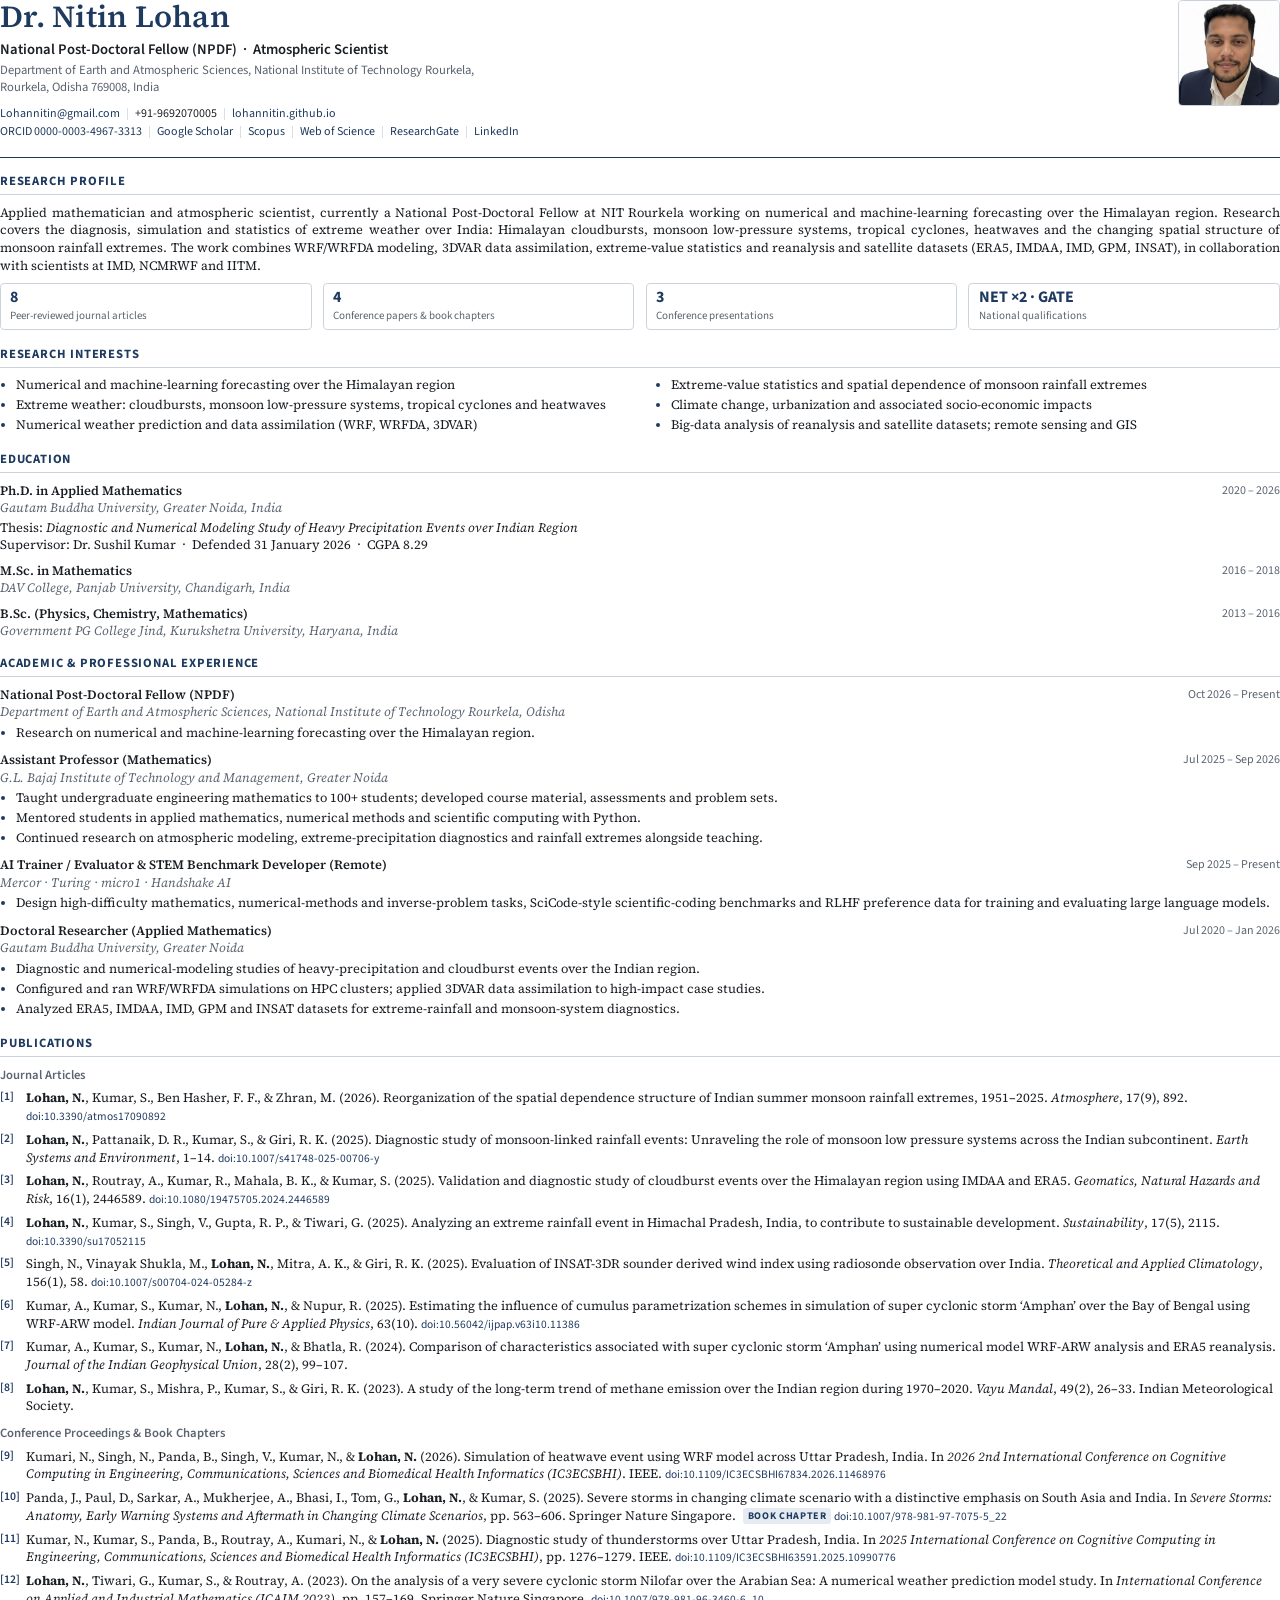
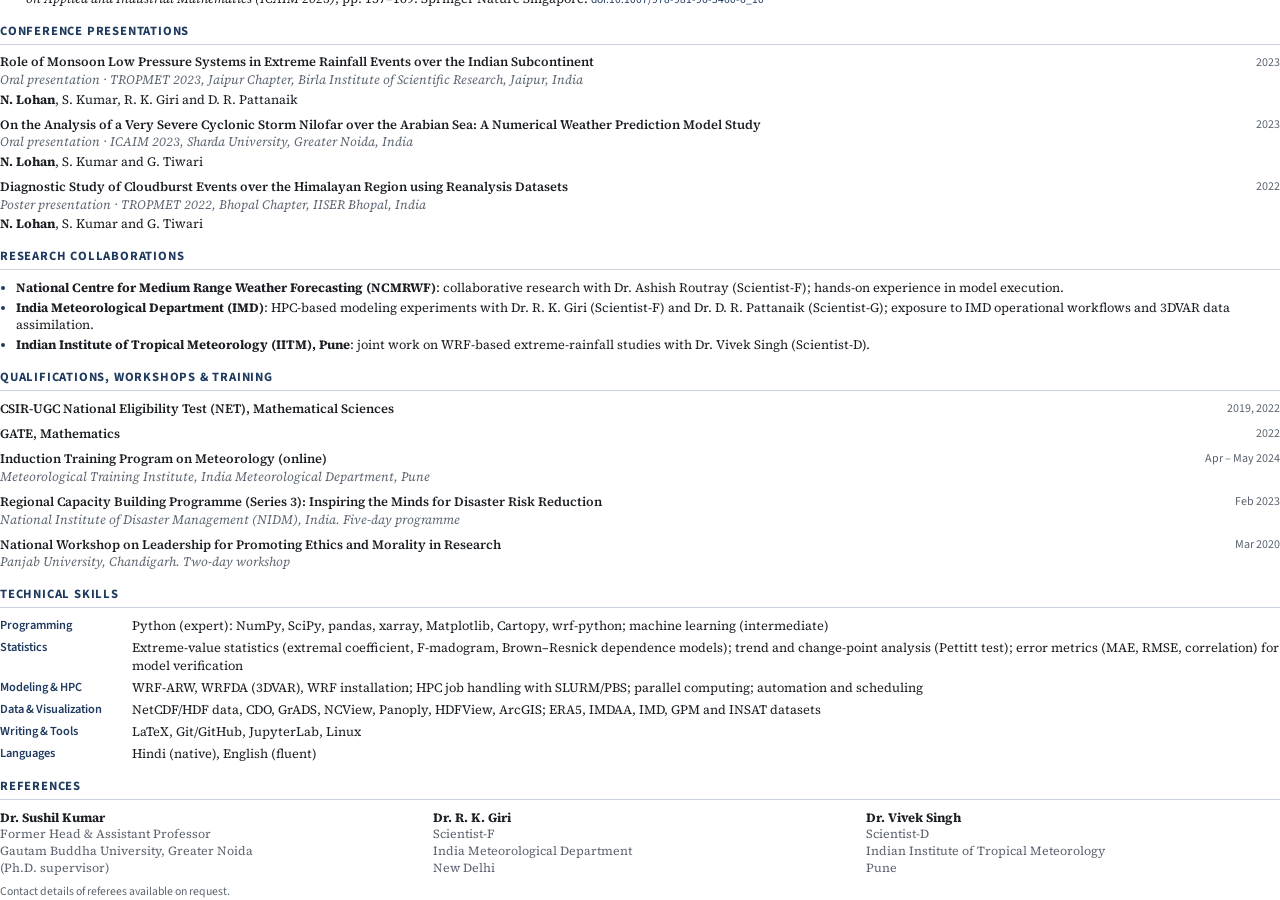
<file: cv/source/academic.html>
<!DOCTYPE html>
<html lang="en">
<head>
<meta charset="UTF-8">
<title>Dr. Nitin Lohan – Academic CV</title>
<style>
@font-face{font-family:"Source Serif 4";font-weight:400;font-style:normal;src:url(fonts/source-serif-4-latin-400-normal.woff2) format("woff2");}
@font-face{font-family:"Source Serif 4";font-weight:400;font-style:italic;src:url(fonts/source-serif-4-latin-400-italic.woff2) format("woff2");}
@font-face{font-family:"Source Serif 4";font-weight:600;font-style:normal;src:url(fonts/source-serif-4-latin-600-normal.woff2) format("woff2");}
@font-face{font-family:"Source Serif 4";font-weight:700;font-style:normal;src:url(fonts/source-serif-4-latin-700-normal.woff2) format("woff2");}
@font-face{font-family:"Source Sans 3";font-weight:400;src:url(fonts/source-sans-3-latin-400-normal.woff2) format("woff2");}
@font-face{font-family:"Source Sans 3";font-weight:600;src:url(fonts/source-sans-3-latin-600-normal.woff2) format("woff2");}
@font-face{font-family:"Source Sans 3";font-weight:700;src:url(fonts/source-sans-3-latin-700-normal.woff2) format("woff2");}

:root{
  --ink:#1b1f24;
  --muted:#5b6470;
  --accent:#1f3a5f;
  --rule:#c9d1db;
  --sans:"Source Sans 3",sans-serif;
  --serif:"Source Serif 4",serif;
}
@page{
  size:A4;
  margin:15mm 17mm 16mm 17mm;
  @bottom-left{content:"Dr. Nitin Lohan \2014  Curriculum Vitae";font-family:var(--sans);font-size:7.5pt;color:#7a828c;}
  @bottom-right{content:"Page " counter(page) " of " counter(pages);font-family:var(--sans);font-size:7.5pt;color:#7a828c;}
}
*{box-sizing:border-box;margin:0;padding:0;}
html{-webkit-print-color-adjust:exact;print-color-adjust:exact;}
body{font-family:var(--serif);font-size:9.6pt;line-height:1.38;color:var(--ink);}
a{color:inherit;text-decoration:none;}

/* Header */
header{display:flex;justify-content:space-between;align-items:flex-start;gap:6mm;padding-bottom:4mm;border-bottom:1.4pt solid var(--accent);}
.name{font-size:23pt;font-weight:600;letter-spacing:.2pt;color:var(--accent);line-height:1.1;}
.role{font-family:var(--sans);font-size:11pt;font-weight:600;margin-top:1.6mm;}
.affil{font-family:var(--sans);font-size:9.5pt;color:var(--muted);margin-top:.4mm;line-height:1.35;}
.contact{font-family:var(--sans);font-size:9pt;margin-top:2.4mm;line-height:1.55;}
.contact .sep{color:var(--rule);padding:0 1.6mm;}
.contact .i{white-space:nowrap;}
.contact a{color:var(--accent);}
.photo{width:27mm;height:28mm;object-fit:cover;border-radius:1.2mm;border:.6pt solid var(--rule);flex:none;}

/* Sections */
section{margin-top:4mm;}
h2{font-family:var(--sans);font-size:9.5pt;font-weight:700;letter-spacing:0.6pt;text-transform:uppercase;color:var(--accent);
   padding-bottom:1mm;border-bottom:.6pt solid var(--rule);margin-bottom:2.2mm;break-after:avoid;}
h3{font-family:var(--sans);font-size:9.5pt;font-weight:600;color:var(--muted);margin:2.6mm 0 1.4mm;break-after:avoid;}
p.lead{text-align:justify;hyphens:auto;}

.entry{display:grid;grid-template-columns:1fr auto;column-gap:5mm;margin-bottom:2mm;break-inside:avoid;}
.entry .what{font-weight:600;}
.entry .when{font-family:var(--sans);font-size:9pt;color:var(--muted);white-space:nowrap;text-align:right;padding-top:.3mm;}
.entry .where{grid-column:1 / -1;color:var(--muted);font-style:italic;}
.entry .detail{grid-column:1 / -1;margin-top:.5mm;}
.entry ul{grid-column:1 / -1;margin-top:.7mm;}
.entry.flow{break-inside:auto;}
.entry .what,.entry .when,.entry .where{break-after:avoid;}
ul li{break-inside:avoid;}

ul{padding-left:4.2mm;}
ul li{margin-bottom:.6mm;}
ul li::marker{color:var(--accent);}

.cols{display:grid;grid-template-columns:1fr 1fr;column-gap:8mm;}

/* Publications */
ol.pubs{list-style:none;counter-reset:pub var(--start,0);}
ol.pubs li{counter-increment:pub;position:relative;padding-left:7mm;margin-bottom:1.6mm;break-inside:avoid;text-align:left;}
ol.pubs li::before{content:"[" counter(pub) "]";position:absolute;left:0;top:0;font-family:var(--sans);font-size:8.8pt;font-weight:600;color:var(--accent);}
.me{font-weight:700;}
.title{}
.venue{font-style:italic;}
.doi{font-family:var(--sans);font-size:8.6pt;color:var(--accent);white-space:nowrap;}
.tag{font-family:var(--sans);font-size:7.6pt;font-weight:700;letter-spacing:.5pt;text-transform:uppercase;color:#fff;background:var(--accent);
     border-radius:.8mm;padding:.2mm 1.2mm;margin-left:1mm;vertical-align:1px;}
.tag.soft{background:#e6ebf1;color:var(--accent);}

.kv{display:grid;grid-template-columns:31mm 1fr;column-gap:4mm;row-gap:1.2mm;}
.kv dt{font-family:var(--sans);font-weight:600;font-size:9.3pt;color:var(--accent);}
.kv dd{}

.stats{display:flex;gap:3mm;margin-top:2.4mm;font-family:var(--sans);}
.stat{flex:1;border:.6pt solid var(--rule);border-radius:1.2mm;padding:1.3mm 2.4mm;}
.stat b{display:block;font-size:12pt;color:var(--accent);line-height:1.1;}
.stat span{font-size:8.3pt;color:var(--muted);}

.refs{display:grid;grid-template-columns:repeat(3,1fr);column-gap:5mm;}
.refs div{break-inside:avoid;}
.refs b{display:block;}
.refs span{display:block;color:var(--muted);font-size:9.3pt;line-height:1.35;}
.note{font-family:var(--sans);font-size:8.8pt;color:var(--muted);margin-top:2mm;}
</style>
</head>
<body>

<header>
  <div>
    <div class="name">Dr. Nitin Lohan</div>
    <div class="role">National Post-Doctoral Fellow (NPDF) &nbsp;·&nbsp; Atmospheric Scientist</div>
    <div class="affil">Department of Earth and Atmospheric Sciences, National Institute of Technology Rourkela,<br>Rourkela, Odisha 769008, India</div>
    <div class="contact">
      <a href="mailto:Lohannitin@gmail.com">Lohannitin@gmail.com</a><span class="sep">|</span>+91-9692070005<span class="sep">|</span><a href="https://lohannitin.github.io">lohannitin.github.io</a><br>
      <a class="i" href="https://orcid.org/0000-0003-4967-3313">ORCID 0000-0003-4967-3313</a><span class="sep">|</span><a class="i" href="https://scholar.google.com/citations?user=yQdDY5QAAAAJ&amp;hl=en">Google Scholar</a><span class="sep">|</span><a class="i" href="https://www.scopus.com/authid/detail.uri?authorId=58930614500">Scopus</a><span class="sep">|</span><a class="i" href="https://www.webofscience.com/wos/author/record/NVM-4149-2025">Web of Science</a><span class="sep">|</span><a class="i" href="https://www.researchgate.net/profile/Nitin-Lohan">ResearchGate</a><span class="sep">|</span><a class="i" href="https://www.linkedin.com/in/nitinlohan/">LinkedIn</a>
    </div>
  </div>
  <img class="photo" src="photo.jpg" alt="Photograph of Dr. Nitin Lohan">
</header>

<section>
  <h2>Research Profile</h2>
  <p class="lead">Applied mathematician and atmospheric scientist, currently a National Post-Doctoral Fellow at NIT Rourkela working on numerical and machine-learning forecasting over the Himalayan region. Research covers the diagnosis, simulation and statistics of extreme weather over India: Himalayan cloudbursts, monsoon low-pressure systems, tropical cyclones, heatwaves and the changing spatial structure of monsoon rainfall extremes. The work combines WRF/WRFDA modeling, 3DVAR data assimilation, extreme-value statistics and reanalysis and satellite datasets (ERA5, IMDAA, IMD, GPM, INSAT), in collaboration with scientists at IMD, NCMRWF and IITM.</p>
  <div class="stats">
    <div class="stat"><b>8</b><span>Peer-reviewed journal articles</span></div>
    <div class="stat"><b>4</b><span>Conference papers &amp; book chapters</span></div>
    <div class="stat"><b>3</b><span>Conference presentations</span></div>
    <div class="stat"><b>NET ×2 · GATE</b><span>National qualifications</span></div>
  </div>
</section>

<section>
  <h2>Research Interests</h2>
  <div class="cols">
    <ul>
      <li>Numerical and machine-learning forecasting over the Himalayan region</li>
      <li>Extreme weather: cloudbursts, monsoon low-pressure systems, tropical cyclones and heatwaves</li>
      <li>Numerical weather prediction and data assimilation (WRF, WRFDA, 3DVAR)</li>
    </ul>
    <ul>
      <li>Extreme-value statistics and spatial dependence of monsoon rainfall extremes</li>
      <li>Climate change, urbanization and associated socio-economic impacts</li>
      <li>Big-data analysis of reanalysis and satellite datasets; remote sensing and GIS</li>
    </ul>
  </div>
</section>

<section>
  <h2>Education</h2>
  <div class="entry">
    <div class="what">Ph.D. in Applied Mathematics</div><div class="when">2020 – 2026</div>
    <div class="where">Gautam Buddha University, Greater Noida, India</div>
    <div class="detail">Thesis: <i>Diagnostic and Numerical Modeling Study of Heavy Precipitation Events over Indian Region</i><br>
      Supervisor: Dr. Sushil Kumar &nbsp;·&nbsp; Defended 31 January 2026 &nbsp;·&nbsp; CGPA 8.29</div>
  </div>
  <div class="entry">
    <div class="what">M.Sc. in Mathematics</div><div class="when">2016 – 2018</div>
    <div class="where">DAV College, Panjab University, Chandigarh, India</div>
  </div>
  <div class="entry">
    <div class="what">B.Sc. (Physics, Chemistry, Mathematics)</div><div class="when">2013 – 2016</div>
    <div class="where">Government PG College Jind, Kurukshetra University, Haryana, India</div>
  </div>
</section>

<section>
  <h2>Academic &amp; Professional Experience</h2>
  <div class="entry flow">
    <div class="what">National Post-Doctoral Fellow (NPDF)</div><div class="when">Oct 2026 – Present</div>
    <div class="where">Department of Earth and Atmospheric Sciences, National Institute of Technology Rourkela, Odisha</div>
    <ul>
      <li>Research on numerical and machine-learning forecasting over the Himalayan region.</li>
    </ul>
  </div>
  <div class="entry flow">
    <div class="what">Assistant Professor (Mathematics)</div><div class="when">Jul 2025 – Sep 2026</div>
    <div class="where">G.L. Bajaj Institute of Technology and Management, Greater Noida</div>
    <ul>
      <li>Taught undergraduate engineering mathematics to 100+ students; developed course material, assessments and problem sets.</li>
      <li>Mentored students in applied mathematics, numerical methods and scientific computing with Python.</li>
      <li>Continued research on atmospheric modeling, extreme-precipitation diagnostics and rainfall extremes alongside teaching.</li>
    </ul>
  </div>
  <div class="entry flow">
    <div class="what">AI Trainer / Evaluator &amp; STEM Benchmark Developer (Remote)</div><div class="when">Sep 2025 – Present</div>
    <div class="where">Mercor · Turing · micro1 · Handshake AI</div>
    <ul>
      <li>Design high-difficulty mathematics, numerical-methods and inverse-problem tasks, SciCode-style scientific-coding benchmarks and RLHF preference data for training and evaluating large language models.</li>
    </ul>
  </div>
  <div class="entry flow">
    <div class="what">Doctoral Researcher (Applied Mathematics)</div><div class="when">Jul 2020 – Jan 2026</div>
    <div class="where">Gautam Buddha University, Greater Noida</div>
    <ul>
      <li>Diagnostic and numerical-modeling studies of heavy-precipitation and cloudburst events over the Indian region.</li>
      <li>Configured and ran WRF/WRFDA simulations on HPC clusters; applied 3DVAR data assimilation to high-impact case studies.</li>
      <li>Analyzed ERA5, IMDAA, IMD, GPM and INSAT datasets for extreme-rainfall and monsoon-system diagnostics.</li>
    </ul>
  </div>
</section>

<section>
  <h2>Publications</h2>
  <h3>Journal Articles</h3>
  <ol class="pubs">
    <li><span class="me">Lohan, N.</span>, Kumar, S., Ben Hasher, F. F., &amp; Zhran, M. (2026). Reorganization of the spatial dependence structure of Indian summer monsoon rainfall extremes, 1951–2025. <span class="venue">Atmosphere</span>, 17(9), 892. <a class="doi" href="https://doi.org/10.3390/atmos17090892">doi:10.3390/atmos17090892</a></li>
    <li><span class="me">Lohan, N.</span>, Pattanaik, D. R., Kumar, S., &amp; Giri, R. K. (2025). Diagnostic study of monsoon-linked rainfall events: Unraveling the role of monsoon low pressure systems across the Indian subcontinent. <span class="venue">Earth Systems and Environment</span>, 1–14. <a class="doi" href="https://doi.org/10.1007/s41748-025-00706-y">doi:10.1007/s41748-025-00706-y</a></li>
    <li><span class="me">Lohan, N.</span>, Routray, A., Kumar, R., Mahala, B. K., &amp; Kumar, S. (2025). Validation and diagnostic study of cloudburst events over the Himalayan region using IMDAA and ERA5. <span class="venue">Geomatics, Natural Hazards and Risk</span>, 16(1), 2446589. <a class="doi" href="https://doi.org/10.1080/19475705.2024.2446589">doi:10.1080/19475705.2024.2446589</a></li>
    <li><span class="me">Lohan, N.</span>, Kumar, S., Singh, V., Gupta, R. P., &amp; Tiwari, G. (2025). Analyzing an extreme rainfall event in Himachal Pradesh, India, to contribute to sustainable development. <span class="venue">Sustainability</span>, 17(5), 2115. <a class="doi" href="https://doi.org/10.3390/su17052115">doi:10.3390/su17052115</a></li>
    <li>Singh, N., Vinayak Shukla, M., <span class="me">Lohan, N.</span>, Mitra, A. K., &amp; Giri, R. K. (2025). Evaluation of INSAT-3DR sounder derived wind index using radiosonde observation over India. <span class="venue">Theoretical and Applied Climatology</span>, 156(1), 58. <a class="doi" href="https://doi.org/10.1007/s00704-024-05284-z">doi:10.1007/s00704-024-05284-z</a></li>
    <li>Kumar, A., Kumar, S., Kumar, N., <span class="me">Lohan, N.</span>, &amp; Nupur, R. (2025). Estimating the influence of cumulus parametrization schemes in simulation of super cyclonic storm ‘Amphan’ over the Bay of Bengal using WRF-ARW model. <span class="venue">Indian Journal of Pure &amp; Applied Physics</span>, 63(10). <a class="doi" href="https://doi.org/10.56042/ijpap.v63i10.11386">doi:10.56042/ijpap.v63i10.11386</a></li>
    <li>Kumar, A., Kumar, S., Kumar, N., <span class="me">Lohan, N.</span>, &amp; Bhatla, R. (2024). Comparison of characteristics associated with super cyclonic storm ‘Amphan’ using numerical model WRF-ARW analysis and ERA5 reanalysis. <span class="venue">Journal of the Indian Geophysical Union</span>, 28(2), 99–107.</li>
    <li><span class="me">Lohan, N.</span>, Kumar, S., Mishra, P., Kumar, S., &amp; Giri, R. K. (2023). A study of the long-term trend of methane emission over the Indian region during 1970–2020. <span class="venue">Vayu Mandal</span>, 49(2), 26–33. Indian Meteorological Society.</li>
  </ol>

  <h3>Conference Proceedings &amp; Book Chapters</h3>
  <ol class="pubs" style="--start:8">
    <li>Kumari, N., Singh, N., Panda, B., Singh, V., Kumar, N., &amp; <span class="me">Lohan, N.</span> (2026). Simulation of heatwave event using WRF model across Uttar Pradesh, India. In <span class="venue">2026 2nd International Conference on Cognitive Computing in Engineering, Communications, Sciences and Biomedical Health Informatics (IC3ECSBHI)</span>. IEEE. <a class="doi" href="https://doi.org/10.1109/IC3ECSBHI67834.2026.11468976">doi:10.1109/IC3ECSBHI67834.2026.11468976</a></li>
    <li>Panda, J., Paul, D., Sarkar, A., Mukherjee, A., Bhasi, I., Tom, G., <span class="me">Lohan, N.</span>, &amp; Kumar, S. (2025). Severe storms in changing climate scenario with a distinctive emphasis on South Asia and India. In <span class="venue">Severe Storms: Anatomy, Early Warning Systems and Aftermath in Changing Climate Scenarios</span>, pp. 563–606. Springer Nature Singapore. <span class="tag soft">Book chapter</span> <a class="doi" href="https://doi.org/10.1007/978-981-97-7075-5_22">doi:10.1007/978-981-97-7075-5_22</a></li>
    <li>Kumar, N., Kumar, S., Panda, B., Routray, A., Kumari, N., &amp; <span class="me">Lohan, N.</span> (2025). Diagnostic study of thunderstorms over Uttar Pradesh, India. In <span class="venue">2025 International Conference on Cognitive Computing in Engineering, Communications, Sciences and Biomedical Health Informatics (IC3ECSBHI)</span>, pp. 1276–1279. IEEE. <a class="doi" href="https://doi.org/10.1109/IC3ECSBHI63591.2025.10990776">doi:10.1109/IC3ECSBHI63591.2025.10990776</a></li>
    <li><span class="me">Lohan, N.</span>, Tiwari, G., Kumar, S., &amp; Routray, A. (2023). On the analysis of a very severe cyclonic storm Nilofar over the Arabian Sea: A numerical weather prediction model study. In <span class="venue">International Conference on Applied and Industrial Mathematics (ICAIM 2023)</span>, pp. 157–169. Springer Nature Singapore. <a class="doi" href="https://doi.org/10.1007/978-981-96-3460-6_10">doi:10.1007/978-981-96-3460-6_10</a></li>
  </ol>
</section>

<section>
  <h2>Conference Presentations</h2>
  <div class="entry">
    <div class="what">Role of Monsoon Low Pressure Systems in Extreme Rainfall Events over the Indian Subcontinent</div><div class="when">2023</div>
    <div class="where">Oral presentation · TROPMET 2023, Jaipur Chapter, Birla Institute of Scientific Research, Jaipur, India</div>
    <div class="detail"><span class="me">N. Lohan</span>, S. Kumar, R. K. Giri and D. R. Pattanaik</div>
  </div>
  <div class="entry">
    <div class="what">On the Analysis of a Very Severe Cyclonic Storm Nilofar over the Arabian Sea: A Numerical Weather Prediction Model Study</div><div class="when">2023</div>
    <div class="where">Oral presentation · ICAIM 2023, Sharda University, Greater Noida, India</div>
    <div class="detail"><span class="me">N. Lohan</span>, S. Kumar and G. Tiwari</div>
  </div>
  <div class="entry">
    <div class="what">Diagnostic Study of Cloudburst Events over the Himalayan Region using Reanalysis Datasets</div><div class="when">2022</div>
    <div class="where">Poster presentation · TROPMET 2022, Bhopal Chapter, IISER Bhopal, India</div>
    <div class="detail"><span class="me">N. Lohan</span>, S. Kumar and G. Tiwari</div>
  </div>
</section>

<section>
  <h2>Research Collaborations</h2>
  <ul>
    <li><b>National Centre for Medium Range Weather Forecasting (NCMRWF)</b>: collaborative research with Dr. Ashish Routray (Scientist-F); hands-on experience in model execution.</li>
    <li><b>India Meteorological Department (IMD)</b>: HPC-based modeling experiments with Dr. R. K. Giri (Scientist-F) and Dr. D. R. Pattanaik (Scientist-G); exposure to IMD operational workflows and 3DVAR data assimilation.</li>
    <li><b>Indian Institute of Tropical Meteorology (IITM), Pune</b>: joint work on WRF-based extreme-rainfall studies with Dr. Vivek Singh (Scientist-D).</li>
  </ul>
</section>

<section>
  <h2>Qualifications, Workshops &amp; Training</h2>
  <div class="entry">
    <div class="what">CSIR-UGC National Eligibility Test (NET), Mathematical Sciences</div><div class="when">2019, 2022</div>
  </div>
  <div class="entry">
    <div class="what">GATE, Mathematics</div><div class="when">2022</div>
  </div>
  <div class="entry">
    <div class="what">Induction Training Program on Meteorology (online)</div><div class="when">Apr – May 2024</div>
    <div class="where">Meteorological Training Institute, India Meteorological Department, Pune</div>
  </div>
  <div class="entry">
    <div class="what">Regional Capacity Building Programme (Series 3): Inspiring the Minds for Disaster Risk Reduction</div><div class="when">Feb 2023</div>
    <div class="where">National Institute of Disaster Management (NIDM), India. Five-day programme</div>
  </div>
  <div class="entry">
    <div class="what">National Workshop on Leadership for Promoting Ethics and Morality in Research</div><div class="when">Mar 2020</div>
    <div class="where">Panjab University, Chandigarh. Two-day workshop</div>
  </div>
</section>

<section>
  <h2>Technical Skills</h2>
  <dl class="kv">
    <dt>Programming</dt><dd>Python (expert): NumPy, SciPy, pandas, xarray, Matplotlib, Cartopy, wrf-python; machine learning (intermediate)</dd>
    <dt>Statistics</dt><dd>Extreme-value statistics (extremal coefficient, F-madogram, Brown–Resnick dependence models); trend and change-point analysis (Pettitt test); error metrics (MAE, RMSE, correlation) for model verification</dd>
    <dt>Modeling &amp; HPC</dt><dd>WRF-ARW, WRFDA (3DVAR), WRF installation; HPC job handling with SLURM/PBS; parallel computing; automation and scheduling</dd>
    <dt>Data &amp; Visualization</dt><dd>NetCDF/HDF data, CDO, GrADS, NCView, Panoply, HDFView, ArcGIS; ERA5, IMDAA, IMD, GPM and INSAT datasets</dd>
    <dt>Writing &amp; Tools</dt><dd>LaTeX, Git/GitHub, JupyterLab, Linux</dd>
    <dt>Languages</dt><dd>Hindi (native), English (fluent)</dd>
  </dl>
</section>

<section>
  <h2>References</h2>
  <div class="refs">
    <div><b>Dr. Sushil Kumar</b><span>Former Head &amp; Assistant Professor<br>Gautam Buddha University, Greater Noida<br>(Ph.D. supervisor)</span></div>
    <div><b>Dr. R. K. Giri</b><span>Scientist-F<br>India Meteorological Department<br>New Delhi</span></div>
    <div><b>Dr. Vivek Singh</b><span>Scientist-D<br>Indian Institute of Tropical Meteorology<br>Pune</span></div>
  </div>
  <p class="note">Contact details of referees available on request.</p>
</section>

</body>
</html>
</file>
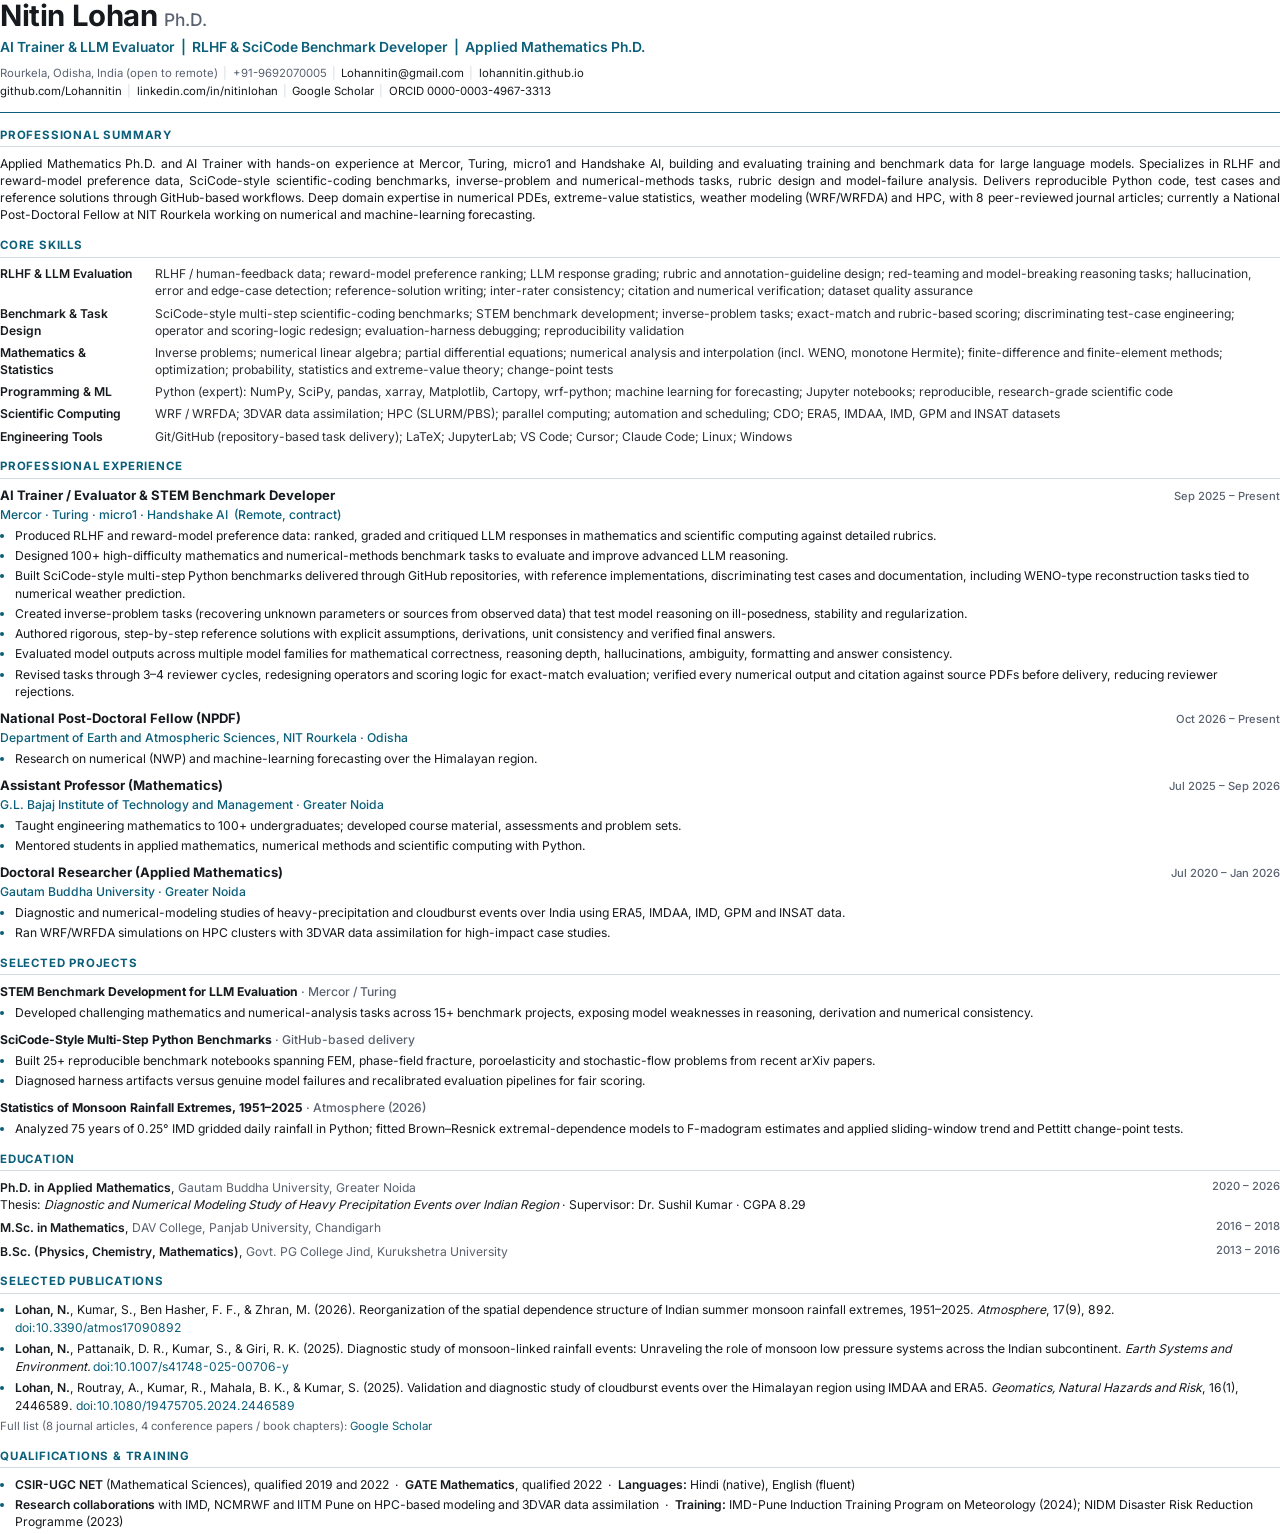
<file: cv/source/ai-trainer.html>
<!DOCTYPE html>
<html lang="en">
<head>
<meta charset="UTF-8">
<title>Nitin Lohan – AI Trainer & STEM Benchmark Developer – Resume</title>
<style>
@font-face{font-family:"Inter";font-weight:400;src:url(fonts/inter-latin-400-normal.woff2) format("woff2");}
@font-face{font-family:"Inter";font-weight:500;src:url(fonts/inter-latin-500-normal.woff2) format("woff2");}
@font-face{font-family:"Inter";font-weight:600;src:url(fonts/inter-latin-600-normal.woff2) format("woff2");}
@font-face{font-family:"Inter";font-weight:700;src:url(fonts/inter-latin-700-normal.woff2) format("woff2");}

:root{
  --ink:#16191d;
  --muted:#5a6270;
  --accent:#0b5f7a;
  --rule:#d3dae1;
}
@page{
  size:A4;
  margin:13mm 15mm 14mm 15mm;
  @bottom-right{content:"Nitin Lohan \2014  Page " counter(page) " of " counter(pages);font-family:"Inter",sans-serif;font-size:7pt;color:#8a929c;}
}
*{box-sizing:border-box;margin:0;padding:0;}
html{-webkit-print-color-adjust:exact;print-color-adjust:exact;}
body{font-family:"Inter",sans-serif;font-size:9.1pt;line-height:1.42;color:var(--ink);}
a{color:inherit;text-decoration:none;}
b,strong{font-weight:600;}

header{padding-bottom:3.2mm;border-bottom:1.2pt solid var(--accent);}
.name{font-size:22pt;font-weight:700;letter-spacing:-.3pt;line-height:1.1;}
.name small{font-size:13pt;font-weight:500;color:var(--muted);letter-spacing:0;}
.headline{font-size:10.4pt;font-weight:600;color:var(--accent);margin-top:1.4mm;}
.contact{font-size:8.5pt;color:var(--muted);margin-top:1.8mm;line-height:1.6;}
.contact .sep{color:var(--rule);padding:0 1.4mm;}
.contact a{color:var(--ink);}

section{margin-top:3.5mm;}
h2{font-size:8.6pt;font-weight:700;letter-spacing:0.6pt;text-transform:uppercase;color:var(--accent);
   padding-bottom:.9mm;border-bottom:.6pt solid var(--rule);margin-bottom:2mm;break-after:avoid;}
p.summary{text-align:justify;hyphens:auto;}

.skills{display:grid;grid-template-columns:37mm 1fr;column-gap:4mm;row-gap:1.3mm;}
.skills dt{font-weight:600;color:var(--ink);}
.skills dd{color:#2b3036;}

.job{margin-bottom:2.4mm;}
.job.keep{break-inside:avoid;}
.job-head{break-inside:avoid;}
.job-head,.job-org{break-after:avoid;}
li{break-inside:avoid;}
.job-head{display:flex;justify-content:space-between;align-items:baseline;gap:4mm;}
.job-title{font-weight:700;font-size:9.8pt;}
.job-dates{font-size:8.4pt;font-weight:500;color:var(--muted);white-space:nowrap;}
.job-org{color:var(--accent);font-weight:500;margin-top:.2mm;}
ul{padding-left:4mm;margin-top:1mm;}
ul li{margin-bottom:.8mm;}
ul li::marker{color:var(--accent);}

.proj{margin-bottom:2.6mm;break-inside:avoid;}
.proj-title{font-weight:700;}
.proj-title span{font-weight:500;color:var(--muted);}

.edu{display:flex;justify-content:space-between;gap:4mm;margin-bottom:1.6mm;break-inside:avoid;}
.edu .deg{font-weight:600;}
.edu .inst{color:var(--muted);}
.edu .yr{font-size:8.4pt;font-weight:500;color:var(--muted);white-space:nowrap;}

.pubs li{margin-bottom:1.2mm;}
.pubs i{font-style:italic;}
.doi{color:var(--accent);white-space:nowrap;}
.more{font-size:8.5pt;color:var(--muted);margin-top:1mm;}
.more a{color:var(--accent);}

</style>
</head>
<body>

<header>
  <div class="name">Nitin Lohan <small>Ph.D.</small></div>
  <div class="headline">AI Trainer &amp; LLM Evaluator &nbsp;|&nbsp; RLHF &amp; SciCode Benchmark Developer &nbsp;|&nbsp; Applied Mathematics Ph.D.</div>
  <div class="contact">
    Rourkela, Odisha, India (open to remote)<span class="sep">|</span>+91-9692070005<span class="sep">|</span><a href="mailto:Lohannitin@gmail.com">Lohannitin@gmail.com</a><span class="sep">|</span><a href="https://lohannitin.github.io">lohannitin.github.io</a><br>
    <a href="https://github.com/Lohannitin">github.com/Lohannitin</a><span class="sep">|</span><a href="https://www.linkedin.com/in/nitinlohan/">linkedin.com/in/nitinlohan</a><span class="sep">|</span><a href="https://scholar.google.com/citations?user=yQdDY5QAAAAJ&amp;hl=en">Google Scholar</a><span class="sep">|</span><a href="https://orcid.org/0000-0003-4967-3313">ORCID 0000-0003-4967-3313</a>
  </div>
</header>

<section>
  <h2>Professional Summary</h2>
  <p class="summary">Applied Mathematics Ph.D. and AI Trainer with hands-on experience at Mercor, Turing, micro1 and Handshake AI, building and evaluating training and benchmark data for large language models. Specializes in RLHF and reward-model preference data, SciCode-style scientific-coding benchmarks, inverse-problem and numerical-methods tasks, rubric design and model-failure analysis. Delivers reproducible Python code, test cases and reference solutions through GitHub-based workflows. Deep domain expertise in numerical PDEs, extreme-value statistics, weather modeling (WRF/WRFDA) and HPC, with 8 peer-reviewed journal articles; currently a National Post-Doctoral Fellow at NIT Rourkela working on numerical and machine-learning forecasting.</p>
</section>

<section>
  <h2>Core Skills</h2>
  <dl class="skills">
    <dt>RLHF &amp; LLM Evaluation</dt>
    <dd>RLHF / human-feedback data; reward-model preference ranking; LLM response grading; rubric and annotation-guideline design; red-teaming and model-breaking reasoning tasks; hallucination, error and edge-case detection; reference-solution writing; inter-rater consistency; citation and numerical verification; dataset quality assurance</dd>
    <dt>Benchmark &amp; Task Design</dt>
    <dd>SciCode-style multi-step scientific-coding benchmarks; STEM benchmark development; inverse-problem tasks; exact-match and rubric-based scoring; discriminating test-case engineering; operator and scoring-logic redesign; evaluation-harness debugging; reproducibility validation</dd>
    <dt>Mathematics &amp; Statistics</dt>
    <dd>Inverse problems; numerical linear algebra; partial differential equations; numerical analysis and interpolation (incl. WENO, monotone Hermite); finite-difference and finite-element methods; optimization; probability, statistics and extreme-value theory; change-point tests</dd>
    <dt>Programming &amp; ML</dt>
    <dd>Python (expert): NumPy, SciPy, pandas, xarray, Matplotlib, Cartopy, wrf-python; machine learning for forecasting; Jupyter notebooks; reproducible, research-grade scientific code</dd>
    <dt>Scientific Computing</dt>
    <dd>WRF / WRFDA; 3DVAR data assimilation; HPC (SLURM/PBS); parallel computing; automation and scheduling; CDO; ERA5, IMDAA, IMD, GPM and INSAT datasets</dd>
    <dt>Engineering Tools</dt>
    <dd>Git/GitHub (repository-based task delivery); LaTeX; JupyterLab; VS Code; Cursor; Claude Code; Linux; Windows</dd>
  </dl>
</section>

<section>
  <h2>Professional Experience</h2>

  <div class="job">
    <div class="job-head"><div class="job-title">AI Trainer / Evaluator &amp; STEM Benchmark Developer</div><div class="job-dates">Sep 2025 – Present</div></div>
    <div class="job-org">Mercor · Turing · micro1 · Handshake AI &nbsp;(Remote, contract)</div>
    <ul>
      <li>Produced RLHF and reward-model preference data: ranked, graded and critiqued LLM responses in mathematics and scientific computing against detailed rubrics.</li>
      <li>Designed 100+ high-difficulty mathematics and numerical-methods benchmark tasks to evaluate and improve advanced LLM reasoning.</li>
      <li>Built SciCode-style multi-step Python benchmarks delivered through GitHub repositories, with reference implementations, discriminating test cases and documentation, including WENO-type reconstruction tasks tied to numerical weather prediction.</li>
      <li>Created inverse-problem tasks (recovering unknown parameters or sources from observed data) that test model reasoning on ill-posedness, stability and regularization.</li>
      <li>Authored rigorous, step-by-step reference solutions with explicit assumptions, derivations, unit consistency and verified final answers.</li>
      <li>Evaluated model outputs across multiple model families for mathematical correctness, reasoning depth, hallucinations, ambiguity, formatting and answer consistency.</li>
      <li>Revised tasks through 3–4 reviewer cycles, redesigning operators and scoring logic for exact-match evaluation; verified every numerical output and citation against source PDFs before delivery, reducing reviewer rejections.</li>
    </ul>
  </div>

  <div class="job keep">
    <div class="job-head"><div class="job-title">National Post-Doctoral Fellow (NPDF)</div><div class="job-dates">Oct 2026 – Present</div></div>
    <div class="job-org">Department of Earth and Atmospheric Sciences, NIT Rourkela · Odisha</div>
    <ul>
      <li>Research on numerical (NWP) and machine-learning forecasting over the Himalayan region.</li>
    </ul>
  </div>

  <div class="job keep">
    <div class="job-head"><div class="job-title">Assistant Professor (Mathematics)</div><div class="job-dates">Jul 2025 – Sep 2026</div></div>
    <div class="job-org">G.L. Bajaj Institute of Technology and Management · Greater Noida</div>
    <ul>
      <li>Taught engineering mathematics to 100+ undergraduates; developed course material, assessments and problem sets.</li>
      <li>Mentored students in applied mathematics, numerical methods and scientific computing with Python.</li>
    </ul>
  </div>

  <div class="job keep">
    <div class="job-head"><div class="job-title">Doctoral Researcher (Applied Mathematics)</div><div class="job-dates">Jul 2020 – Jan 2026</div></div>
    <div class="job-org">Gautam Buddha University · Greater Noida</div>
    <ul>
      <li>Diagnostic and numerical-modeling studies of heavy-precipitation and cloudburst events over India using ERA5, IMDAA, IMD, GPM and INSAT data.</li>
      <li>Ran WRF/WRFDA simulations on HPC clusters with 3DVAR data assimilation for high-impact case studies.</li>
    </ul>
  </div>
</section>

<section>
  <h2>Selected Projects</h2>
  <div class="proj">
    <div class="proj-title">STEM Benchmark Development for LLM Evaluation <span>· Mercor / Turing</span></div>
    <ul>
      <li>Developed challenging mathematics and numerical-analysis tasks across 15+ benchmark projects, exposing model weaknesses in reasoning, derivation and numerical consistency.</li>
    </ul>
  </div>
  <div class="proj">
    <div class="proj-title">SciCode-Style Multi-Step Python Benchmarks <span>· GitHub-based delivery</span></div>
    <ul>
      <li>Built 25+ reproducible benchmark notebooks spanning FEM, phase-field fracture, poroelasticity and stochastic-flow problems from recent arXiv papers.</li>
      <li>Diagnosed harness artifacts versus genuine model failures and recalibrated evaluation pipelines for fair scoring.</li>
    </ul>
  </div>
  <div class="proj">
    <div class="proj-title">Statistics of Monsoon Rainfall Extremes, 1951–2025 <span>· Atmosphere (2026)</span></div>
    <ul>
      <li>Analyzed 75 years of 0.25° IMD gridded daily rainfall in Python; fitted Brown–Resnick extremal-dependence models to F-madogram estimates and applied sliding-window trend and Pettitt change-point tests.</li>
    </ul>
  </div>
</section>

<section>
  <h2>Education</h2>
  <div class="edu">
    <div><span class="deg">Ph.D. in Applied Mathematics</span>, <span class="inst">Gautam Buddha University, Greater Noida</span><br>
      Thesis: <i>Diagnostic and Numerical Modeling Study of Heavy Precipitation Events over Indian Region</i> · Supervisor: Dr. Sushil Kumar · CGPA 8.29</div>
    <div class="yr">2020 – 2026</div>
  </div>
  <div class="edu">
    <div><span class="deg">M.Sc. in Mathematics</span>, <span class="inst">DAV College, Panjab University, Chandigarh</span></div>
    <div class="yr">2016 – 2018</div>
  </div>
  <div class="edu">
    <div><span class="deg">B.Sc. (Physics, Chemistry, Mathematics)</span>, <span class="inst">Govt. PG College Jind, Kurukshetra University</span></div>
    <div class="yr">2013 – 2016</div>
  </div>
</section>

<section>
  <h2>Selected Publications</h2>
  <ul class="pubs">
    <li><b>Lohan, N.</b>, Kumar, S., Ben Hasher, F. F., &amp; Zhran, M. (2026). Reorganization of the spatial dependence structure of Indian summer monsoon rainfall extremes, 1951–2025. <i>Atmosphere</i>, 17(9), 892. <a class="doi" href="https://doi.org/10.3390/atmos17090892">doi:10.3390/atmos17090892</a></li>
    <li><b>Lohan, N.</b>, Pattanaik, D. R., Kumar, S., &amp; Giri, R. K. (2025). Diagnostic study of monsoon-linked rainfall events: Unraveling the role of monsoon low pressure systems across the Indian subcontinent. <i>Earth Systems and Environment.</i> <a class="doi" href="https://doi.org/10.1007/s41748-025-00706-y">doi:10.1007/s41748-025-00706-y</a></li>
    <li><b>Lohan, N.</b>, Routray, A., Kumar, R., Mahala, B. K., &amp; Kumar, S. (2025). Validation and diagnostic study of cloudburst events over the Himalayan region using IMDAA and ERA5. <i>Geomatics, Natural Hazards and Risk</i>, 16(1), 2446589. <a class="doi" href="https://doi.org/10.1080/19475705.2024.2446589">doi:10.1080/19475705.2024.2446589</a></li>
  </ul>
  <p class="more">Full list (8 journal articles, 4 conference papers / book chapters): <a href="https://scholar.google.com/citations?user=yQdDY5QAAAAJ&amp;hl=en">Google Scholar</a></p>
</section>

<section>
  <h2>Qualifications &amp; Training</h2>
  <ul>
    <li><b>CSIR-UGC NET</b> (Mathematical Sciences), qualified 2019 and 2022 &nbsp;·&nbsp; <b>GATE Mathematics</b>, qualified 2022 &nbsp;·&nbsp; <b>Languages:</b> Hindi (native), English (fluent)</li>
    <li><b>Research collaborations</b> with IMD, NCMRWF and IITM Pune on HPC-based modeling and 3DVAR data assimilation &nbsp;·&nbsp; <b>Training:</b> IMD-Pune Induction Training Program on Meteorology (2024); NIDM Disaster Risk Reduction Programme (2023)</li>
  </ul>
</section>

</body>
</html>
</file>
<file: assets/css/site.css>
/* Dr. Nitin Lohan: site styles */

@font-face{font-family:"Inter";font-weight:100 900;font-display:swap;src:url(../fonts/inter-latin-wght-normal.woff2) format("woff2");}
@font-face{font-family:"Source Serif 4";font-weight:200 900;font-display:swap;src:url(../fonts/source-serif-4-latin-wght-normal.woff2) format("woff2");}
@font-face{font-family:"Source Serif 4";font-weight:400;font-style:italic;font-display:swap;src:url(../fonts/source-serif-4-latin-400-italic.woff2) format("woff2");}

:root{
  --bg:#fbfaf7;
  --surface:#ffffff;
  --surface-2:#f3f1eb;
  --ink:#15202b;
  --ink-2:#4b5866;
  --ink-3:#5b6673;
  --line:#e3dfd5;
  --accent:#0d5c76;
  --accent-ink:#ffffff;
  --accent-soft:#e2eef2;
  --warm:#9a4313;
  --warm-soft:#f8e9df;
  --fig-bg:#ffffff;
  --shadow:0 1px 2px rgba(20,32,43,.05),0 8px 24px rgba(20,32,43,.06);
  --radius:14px;
  --radius-sm:9px;
  --serif:"Source Serif 4",Georgia,serif;
  --sans:"Inter",system-ui,-apple-system,"Segoe UI",sans-serif;
  --wrap:1120px;
  color-scheme:light;
}
@media (prefers-color-scheme:dark){
  :root:not([data-theme="light"]){
    --bg:#0e1419;--surface:#151d24;--surface-2:#1b252e;--ink:#e7edf2;--ink-2:#a9b6c2;--ink-3:#8795a3;
    --line:#26323d;--accent:#62b8d6;--accent-ink:#06222c;--accent-soft:#132d38;--warm:#f0935c;--warm-soft:#33211a;
    --shadow:0 1px 2px rgba(0,0,0,.3),0 8px 24px rgba(0,0,0,.25);color-scheme:dark;
  }
}
:root[data-theme="dark"]{
  --bg:#0e1419;--surface:#151d24;--surface-2:#1b252e;--ink:#e7edf2;--ink-2:#a9b6c2;--ink-3:#8795a3;
  --line:#26323d;--accent:#62b8d6;--accent-ink:#06222c;--accent-soft:#132d38;--warm:#f0935c;--warm-soft:#33211a;
  --shadow:0 1px 2px rgba(0,0,0,.3),0 8px 24px rgba(0,0,0,.25);color-scheme:dark;
}

*,*::before,*::after{box-sizing:border-box;}
html{-webkit-text-size-adjust:100%;scroll-behavior:smooth;scroll-padding-top:84px;}
@media (prefers-reduced-motion:reduce){html{scroll-behavior:auto;}*{transition:none!important;animation:none!important;}}
body{margin:0;background:var(--bg);color:var(--ink);font-family:var(--sans);font-size:17px;line-height:1.65;
  -webkit-font-smoothing:antialiased;text-rendering:optimizeLegibility;overflow-x:hidden;}
img{max-width:100%;height:auto;display:block;}
a{color:var(--accent);text-decoration-thickness:1px;text-underline-offset:3px;}
a:hover{text-decoration-thickness:2px;}
h1,h2,h3{font-family:var(--serif);font-weight:600;line-height:1.2;letter-spacing:-.01em;margin:0 0 .5em;color:var(--ink);}
h1{font-size:clamp(2.3rem,5.2vw,3.6rem);}
h2{font-size:clamp(1.7rem,3.2vw,2.3rem);}
h3{font-size:1.25rem;}
p{margin:0 0 1em;}
:focus-visible{outline:2px solid var(--accent);outline-offset:3px;border-radius:4px;}
.skip{position:absolute;left:-9999px;top:8px;z-index:100;background:var(--accent);color:var(--accent-ink);padding:8px 14px;border-radius:8px;}
.skip:focus{left:12px;}
.sr-only{position:absolute;width:1px;height:1px;padding:0;margin:-1px;overflow:hidden;clip:rect(0 0 0 0);white-space:nowrap;border:0;}

.wrap{width:100%;max-width:var(--wrap);margin:0 auto;padding:0 24px;}
@media (max-width:600px){.wrap{padding:0 16px;}body{font-size:16px;}}

/* ---------- header / nav ---------- */
.site-header{position:sticky;top:0;z-index:50;background:color-mix(in srgb,var(--bg) 86%,transparent);
  backdrop-filter:saturate(1.4) blur(10px);-webkit-backdrop-filter:saturate(1.4) blur(10px);border-bottom:1px solid var(--line);}
.nav{display:flex;align-items:center;justify-content:space-between;height:66px;gap:16px;}
.brand{display:flex;align-items:center;gap:10px;text-decoration:none;color:var(--ink);font-weight:600;letter-spacing:-.01em;}
.brand-mark{width:34px;height:34px;border-radius:50%;background:var(--accent);color:var(--accent-ink);display:grid;place-items:center;
  font-family:var(--serif);font-size:15px;font-weight:600;}
.brand small{display:block;font-size:12px;font-weight:500;color:var(--ink-3);letter-spacing:0;line-height:1.1;}
.brand span{line-height:1.15;}
@media (max-width:520px){.brand small{display:none;}}
.nav-links{display:flex;align-items:center;gap:4px;list-style:none;margin:0;padding:0;}
.nav-links a{display:block;padding:8px 12px;border-radius:8px;color:var(--ink-2);text-decoration:none;font-size:15px;font-weight:500;}
.nav-links a:hover{color:var(--ink);background:var(--surface-2);}
.nav-links a[aria-current="page"]{color:var(--accent);background:var(--accent-soft);}
.nav-tools{display:flex;align-items:center;gap:6px;}
.icon-btn{width:40px;height:40px;border-radius:10px;border:1px solid var(--line);background:var(--surface);color:var(--ink-2);
  display:grid;place-items:center;cursor:pointer;padding:0;}
.icon-btn:hover{color:var(--ink);}
.icon-btn svg{width:19px;height:19px;}
.menu-btn{display:none;}
.theme-btn .moon{display:none;}
:root[data-theme="dark"] .theme-btn .sun{display:none;}
:root[data-theme="dark"] .theme-btn .moon{display:block;}
@media (prefers-color-scheme:dark){:root:not([data-theme="light"]) .theme-btn .sun{display:none;}:root:not([data-theme="light"]) .theme-btn .moon{display:block;}}
@media (max-width:900px){
  .menu-btn{display:grid;}
  .nav-links{position:absolute;left:0;right:0;top:66px;flex-direction:column;align-items:stretch;gap:2px;padding:10px 16px 16px;
    background:var(--bg);border-bottom:1px solid var(--line);box-shadow:var(--shadow);display:none;}
  .nav-links.open{display:flex;}
  .nav-links a{padding:12px 14px;font-size:16px;}
}

/* ---------- buttons, chips, badges ---------- */
.btn{display:inline-flex;align-items:center;gap:8px;padding:11px 20px;border-radius:999px;font-weight:600;font-size:15px;
  text-decoration:none;border:1px solid transparent;cursor:pointer;line-height:1.2;white-space:nowrap;}
.btn svg{width:17px;height:17px;flex:none;}
.btn-primary{background:var(--accent);color:var(--accent-ink);}
.btn-primary:hover{filter:brightness(1.08);}
.btn-ghost{background:var(--surface);color:var(--ink);border-color:var(--line);}
.btn-ghost:hover{border-color:var(--ink-3);}
.btn-sm{padding:7px 14px;font-size:14px;}
.btn-row{display:flex;flex-wrap:wrap;gap:10px;}
.badge{display:inline-flex;align-items:center;gap:5px;font-size:12px;font-weight:600;letter-spacing:.02em;padding:3px 9px;border-radius:999px;
  background:var(--surface-2);color:var(--ink-2);white-space:nowrap;}
.badge-oa{background:var(--warm-soft);color:var(--warm);}
.badge-accent{background:var(--accent-soft);color:var(--accent);}
.eyebrow{display:inline-block;font-size:13px;font-weight:600;letter-spacing:.08em;text-transform:uppercase;color:var(--accent);margin-bottom:12px;}
.pill{display:inline-flex;align-items:center;gap:8px;padding:6px 14px 6px 8px;border-radius:999px;background:var(--surface);border:1px solid var(--line);
  font-size:14px;font-weight:500;color:var(--ink-2);margin-bottom:22px;}
.pill .dot{width:8px;height:8px;border-radius:50%;background:#1f9d6b;box-shadow:0 0 0 4px color-mix(in srgb,#1f9d6b 20%,transparent);margin-left:6px;}

/* ---------- sections ---------- */
section{padding:72px 0;}
section.tight{padding:48px 0;}
.section-head{max-width:720px;margin-bottom:36px;}
.section-head p{color:var(--ink-2);font-size:1.05rem;}
.alt{background:var(--surface-2);border-top:1px solid var(--line);border-bottom:1px solid var(--line);}
.page-hero{padding:64px 0 28px;}
.page-hero p{color:var(--ink-2);font-size:1.1rem;max-width:720px;}
@media (max-width:600px){section{padding:52px 0;}.page-hero{padding:44px 0 16px;}}

/* ---------- home hero ---------- */
.hero{padding:72px 0 64px;}
.hero-grid{display:grid;grid-template-columns:1.25fr .75fr;gap:56px;align-items:center;}
.hero h1{margin-bottom:14px;}
.hero .role{font-size:1.15rem;font-weight:500;color:var(--ink);margin-bottom:6px;}
.hero .affil{color:var(--ink-2);margin-bottom:22px;}
.hero .lede{font-family:var(--serif);font-size:1.3rem;line-height:1.55;color:var(--ink-2);margin-bottom:28px;max-width:34em;}
.portrait{position:relative;justify-self:center;width:100%;max-width:340px;}
.portrait img{width:100%;aspect-ratio:1/1.03;object-fit:cover;border-radius:28px;box-shadow:var(--shadow);position:relative;z-index:1;}
.portrait::before{content:"";position:absolute;inset:18px -18px -18px 18px;border-radius:28px;background:
  repeating-linear-gradient(115deg,var(--accent-soft) 0 10px,transparent 10px 20px);border:1px solid var(--line);}
@media (max-width:900px){
  .hero{padding:44px 0 40px;}
  .hero-grid{grid-template-columns:1fr;gap:36px;}
  .portrait{max-width:240px;justify-self:start;order:-1;}
  .hero .lede{font-size:1.15rem;}
}

.stats{display:grid;grid-template-columns:repeat(4,1fr);gap:14px;margin-top:8px;}
.stat{background:var(--surface);border:1px solid var(--line);border-radius:var(--radius);padding:18px 20px;}
.stat b{display:block;font-family:var(--serif);font-size:2rem;line-height:1.1;color:var(--accent);font-weight:600;}
.stat span{font-size:14px;color:var(--ink-2);}
@media (max-width:760px){.stats{grid-template-columns:repeat(2,1fr);}}

/* ---------- cards / grids ---------- */
.grid{display:grid;gap:20px;}
.grid-2{grid-template-columns:repeat(2,minmax(0,1fr));}
.grid-3{grid-template-columns:repeat(3,minmax(0,1fr));}
.grid-4{grid-template-columns:repeat(4,minmax(0,1fr));}
@media (max-width:980px){.grid-4{grid-template-columns:repeat(2,minmax(0,1fr));}.grid-3{grid-template-columns:repeat(2,minmax(0,1fr));}}
@media (max-width:640px){.grid-2,.grid-3,.grid-4{grid-template-columns:1fr;}}
.card{background:var(--surface);border:1px solid var(--line);border-radius:var(--radius);padding:24px;box-shadow:var(--shadow);min-width:0;}
.card h3{margin-bottom:8px;}
.card p{color:var(--ink-2);margin-bottom:0;}
.card-link{text-decoration:none;color:inherit;display:block;transition:transform .15s ease,border-color .15s ease;}
.card-link:hover{transform:translateY(-3px);border-color:var(--accent);}
.theme-card{padding:0;overflow:hidden;display:flex;flex-direction:column;}
.theme-card .thumb{background:var(--fig-bg);aspect-ratio:16/10;overflow:hidden;border-bottom:1px solid var(--line);}
.theme-card .thumb img{width:100%;height:100%;object-fit:cover;object-position:center top;}
.theme-card .thumb.contain img{object-fit:contain;padding:10px;}
.theme-card .body{padding:20px 22px 22px;}
.theme-card h3{font-size:1.15rem;}
.theme-card p{font-size:15px;}

/* ---------- featured paper ---------- */
.feature{display:grid;grid-template-columns:1fr 1.1fr;gap:40px;align-items:center;}
.feature figure{margin:0;}
.feature .kicker{display:flex;flex-wrap:wrap;gap:8px;margin-bottom:14px;}
.feature h3{font-size:1.6rem;margin-bottom:12px;}
.feature ul{padding-left:20px;color:var(--ink-2);margin:0 0 20px;}
.feature li{margin-bottom:6px;}
@media (max-width:900px){.feature{grid-template-columns:1fr;gap:24px;}}

/* ---------- figures & gallery ---------- */
.fig{margin:0;background:var(--surface);border:1px solid var(--line);border-radius:var(--radius);overflow:hidden;box-shadow:var(--shadow);display:flex;flex-direction:column;min-width:0;}
.fig a.zoom{display:block;background:var(--fig-bg);padding:12px;cursor:zoom-in;position:relative;}
.fig a.zoom img{width:100%;height:auto;border-radius:4px;}
.fig a.zoom::after{content:"";position:absolute;right:12px;top:12px;width:32px;height:32px;border-radius:8px;background:rgba(21,32,43,.72)
  url("data:image/svg+xml,%3Csvg xmlns='http://www.w3.org/2000/svg' viewBox='0 0 24 24' fill='none' stroke='white' stroke-width='2' stroke-linecap='round'%3E%3Cpath d='M15 3h6v6M9 21H3v-6M21 3l-7 7M3 21l7-7'/%3E%3C/svg%3E") center/16px no-repeat;
  opacity:0;transition:opacity .15s;}
.fig a.zoom:hover::after,.fig a.zoom:focus-visible::after{opacity:1;}
.fig figcaption{padding:14px 18px 18px;font-size:14.5px;color:var(--ink-2);line-height:1.55;border-top:1px solid var(--line);}
.fig figcaption b{color:var(--ink);font-weight:600;}
.fig .src{display:block;margin-top:6px;font-size:13px;color:var(--ink-3);}
.gallery{display:grid;grid-template-columns:repeat(2,minmax(0,1fr));gap:22px;align-items:start;}
.gallery .wide{grid-column:1/-1;}
@media (max-width:760px){.gallery{grid-template-columns:1fr;}}

.project{padding:40px 0;border-top:1px solid var(--line);}
.project:first-of-type{border-top:0;padding-top:8px;}
.project-head{display:grid;grid-template-columns:1fr auto;gap:12px 24px;align-items:start;margin-bottom:22px;}
.project-head h3{font-size:1.55rem;margin-bottom:8px;}
.project-head p{color:var(--ink-2);max-width:760px;margin:0;}
.project-meta{display:flex;flex-wrap:wrap;gap:8px;margin-top:12px;}
.findings{margin-top:20px;background:var(--surface);border:1px solid var(--line);border-left:4px solid var(--accent);border-radius:var(--radius-sm);padding:16px 20px 12px;max-width:900px;}
.findings h4{margin:0 0 8px;font-size:13px;font-weight:700;letter-spacing:.08em;text-transform:uppercase;color:var(--accent);}
.findings ul{margin:0;padding-left:20px;color:var(--ink-2);font-size:15.5px;}
.findings li{margin-bottom:8px;}
.findings b{color:var(--ink);font-weight:600;}
.glossary{display:grid;grid-template-columns:repeat(2,minmax(0,1fr));gap:14px 28px;margin:0;}
.glossary > div{padding:14px 0;border-top:1px solid var(--line);}
.glossary dt{font-weight:600;color:var(--ink);margin-bottom:4px;}
.glossary dd{margin:0;color:var(--ink-2);font-size:15.5px;}
@media (max-width:760px){.glossary{grid-template-columns:1fr;gap:0;}}
@media (max-width:700px){.project-head{grid-template-columns:1fr;}}

.toc{display:flex;flex-wrap:wrap;gap:10px;margin-top:6px;}
.toc a{padding:8px 14px;border-radius:999px;border:1px solid var(--line);background:var(--surface);color:var(--ink-2);text-decoration:none;font-size:14px;font-weight:500;}
.toc a:hover{color:var(--accent);border-color:var(--accent);}

/* ---------- lightbox ---------- */
dialog.lightbox{border:0;padding:0;background:transparent;max-width:min(96vw,1500px);max-height:94vh;width:100%;color:#e7edf2;}
dialog.lightbox::backdrop{background:rgba(6,10,14,.88);}
.lightbox .lb-inner{display:flex;flex-direction:column;gap:10px;max-height:94vh;}
.lightbox .lb-img{background:#fff;border-radius:10px;padding:10px;overflow:auto;max-height:calc(94vh - 110px);display:flex;justify-content:center;}
.lightbox img{max-width:100%;max-height:calc(94vh - 130px);width:auto;height:auto;object-fit:contain;}
.lightbox .lb-cap{font-size:14.5px;line-height:1.5;max-width:1000px;padding:0 4px;}
.lightbox .lb-close{position:absolute;top:8px;right:8px;width:40px;height:40px;border-radius:10px;border:0;background:rgba(21,32,43,.85);color:#fff;cursor:pointer;font-size:22px;line-height:1;}
.lightbox .lb-bar{display:flex;gap:10px;align-items:center;justify-content:space-between;}
.lightbox .lb-bar a{color:#9fd4e8;font-size:14px;}

/* ---------- publications ---------- */
.filters{display:flex;flex-wrap:wrap;gap:8px;margin-bottom:26px;}
.filter{padding:8px 16px;border-radius:999px;border:1px solid var(--line);background:var(--surface);color:var(--ink-2);font:inherit;font-size:14px;font-weight:500;cursor:pointer;}
.filter[aria-pressed="true"]{background:var(--accent);border-color:var(--accent);color:var(--accent-ink);}
.pub-year{font-family:var(--serif);font-size:1.4rem;color:var(--ink-3);margin:34px 0 12px;padding-bottom:6px;border-bottom:1px solid var(--line);}
.pub-year:first-of-type{margin-top:0;}
.pub{display:grid;grid-template-columns:132px 1fr;gap:22px;background:var(--surface);border:1px solid var(--line);border-radius:var(--radius);padding:20px;margin-bottom:14px;}
.pub.no-thumb{grid-template-columns:1fr;}
.pub .pthumb{background:var(--fig-bg);border:1px solid var(--line);border-radius:8px;overflow:hidden;align-self:start;aspect-ratio:4/3;}
.pub .pthumb img{width:100%;height:100%;object-fit:cover;object-position:center top;}
.pub h3{font-family:var(--sans);font-size:1.05rem;font-weight:600;line-height:1.45;margin:6px 0 6px;}
.pub .authors{font-size:14.5px;color:var(--ink-2);margin-bottom:4px;}
.pub .authors b{color:var(--ink);font-weight:600;}
.pub .venue{font-size:14.5px;color:var(--ink-2);margin-bottom:12px;}
.pub .venue i{font-family:var(--serif);font-size:15.5px;color:var(--ink);}
.pub .tags{display:flex;flex-wrap:wrap;gap:6px;}
.pub .actions{display:flex;flex-wrap:wrap;gap:8px;}
.pub[hidden]{display:none;}
@media (max-width:640px){.pub{grid-template-columns:1fr;gap:14px;padding:16px;}.pub .pthumb{max-width:160px;}}
.copied{color:#1f9d6b!important;border-color:#1f9d6b!important;}

/* ---------- timeline ---------- */
.timeline{position:relative;margin:0;padding:0;list-style:none;}
.timeline::before{content:"";position:absolute;left:9px;top:8px;bottom:8px;width:2px;background:var(--line);}
.timeline > li{position:relative;padding:0 0 30px 40px;}
.timeline > li::before{content:"";position:absolute;left:0;top:6px;width:20px;height:20px;border-radius:50%;background:var(--surface);border:3px solid var(--accent);}
.timeline > li.past::before{border-color:var(--ink-3);}
.timeline .when{font-size:14px;font-weight:600;color:var(--accent);letter-spacing:.02em;}
.timeline li.past .when{color:var(--ink-3);}
.timeline h3{font-size:1.25rem;margin:2px 0 2px;}
.timeline .org{color:var(--ink-2);font-weight:500;margin-bottom:10px;}
.timeline ul{margin:0;padding-left:20px;color:var(--ink-2);}
.timeline ul li{margin-bottom:5px;}

.list-clean{list-style:none;margin:0;padding:0;}
.list-clean > li{padding:14px 0;border-bottom:1px solid var(--line);}
.list-clean > li:last-child{border-bottom:0;}
.row-between{display:flex;justify-content:space-between;gap:16px;flex-wrap:wrap;}
.muted{color:var(--ink-2);}
.small{font-size:14px;}
.skill-group h3{font-family:var(--sans);font-size:1rem;font-weight:600;margin-bottom:10px;}
.tagcloud{display:flex;flex-wrap:wrap;gap:7px;}
.tagcloud span{font-size:14px;padding:5px 11px;border-radius:8px;background:var(--surface-2);color:var(--ink-2);border:1px solid var(--line);}

/* ---------- news ---------- */
.news{list-style:none;margin:0;padding:0;}
.news li{display:grid;grid-template-columns:110px 1fr;gap:18px;padding:14px 0;border-bottom:1px solid var(--line);}
.news li:last-child{border-bottom:0;}
.news time{font-weight:600;font-size:14px;color:var(--accent);padding-top:2px;}
@media (max-width:520px){.news li{grid-template-columns:1fr;gap:2px;}}

/* ---------- CV page ---------- */
.cv-card{display:grid;grid-template-columns:170px 1fr;gap:26px;align-items:start;}
.cv-card .preview{border:1px solid var(--line);border-radius:8px;overflow:hidden;box-shadow:var(--shadow);background:#fff;}
.cv-card h3{font-size:1.4rem;}
.cv-card ul{padding-left:20px;color:var(--ink-2);margin:10px 0 18px;}
@media (max-width:560px){.cv-card{grid-template-columns:1fr;}.cv-card .preview{max-width:200px;}}

/* ---------- contact ---------- */
.contact-item{display:flex;gap:16px;align-items:flex-start;}
.contact-item .ic{flex:none;width:44px;height:44px;border-radius:12px;background:var(--accent-soft);color:var(--accent);display:grid;place-items:center;}
.contact-item .ic svg{width:21px;height:21px;}
.contact-item h3{font-family:var(--sans);font-size:1rem;font-weight:600;margin:0 0 2px;}
.contact-item p,.contact-item a{margin:0;word-break:break-word;}
.profile-card{display:flex;flex-direction:column;align-items:flex-start;gap:12px;}
.plogo{width:48px;height:48px;border-radius:12px;display:grid;place-items:center;color:#fff;font-weight:700;font-size:16px;letter-spacing:-.01em;flex:none;}
.plogo svg{width:24px;height:24px;}
.profile-card .logo{height:40px;width:auto;border-radius:6px;background:#fff;padding:6px 10px;border:1px solid var(--line);box-sizing:content-box;}
.profile-card h3{font-family:var(--sans);font-size:1.02rem;font-weight:600;margin:0;}
.profile-card p{font-size:14.5px;}

/* ---------- CTA + footer ---------- */
.cta{background:var(--accent);color:var(--accent-ink);border-radius:22px;padding:44px;display:grid;grid-template-columns:1fr auto;gap:24px;align-items:center;}
.cta h2{color:var(--accent-ink);margin-bottom:8px;}
.cta p{margin:0;opacity:.9;}
.cta .btn{background:var(--accent-ink);color:var(--accent);}
@media (max-width:760px){.cta{grid-template-columns:1fr;padding:30px 24px;}}
.site-footer{border-top:1px solid var(--line);padding:40px 0 48px;color:var(--ink-3);font-size:14px;}
.foot-grid{display:flex;justify-content:space-between;gap:24px;flex-wrap:wrap;align-items:flex-start;}
.foot-links{display:flex;flex-wrap:wrap;gap:6px 18px;list-style:none;margin:0;padding:0;}
.foot-links a{color:var(--ink-2);text-decoration:none;}
.foot-links a:hover{color:var(--accent);}
.site-footer p{margin:0 0 6px;}

.prose p{color:var(--ink-2);}
.prose p strong{color:var(--ink);}
.two-col{display:grid;grid-template-columns:1fr 1fr;gap:40px;}
@media (max-width:860px){.two-col{grid-template-columns:1fr;gap:24px;}}
.note{font-size:14px;color:var(--ink-3);}
</file>
